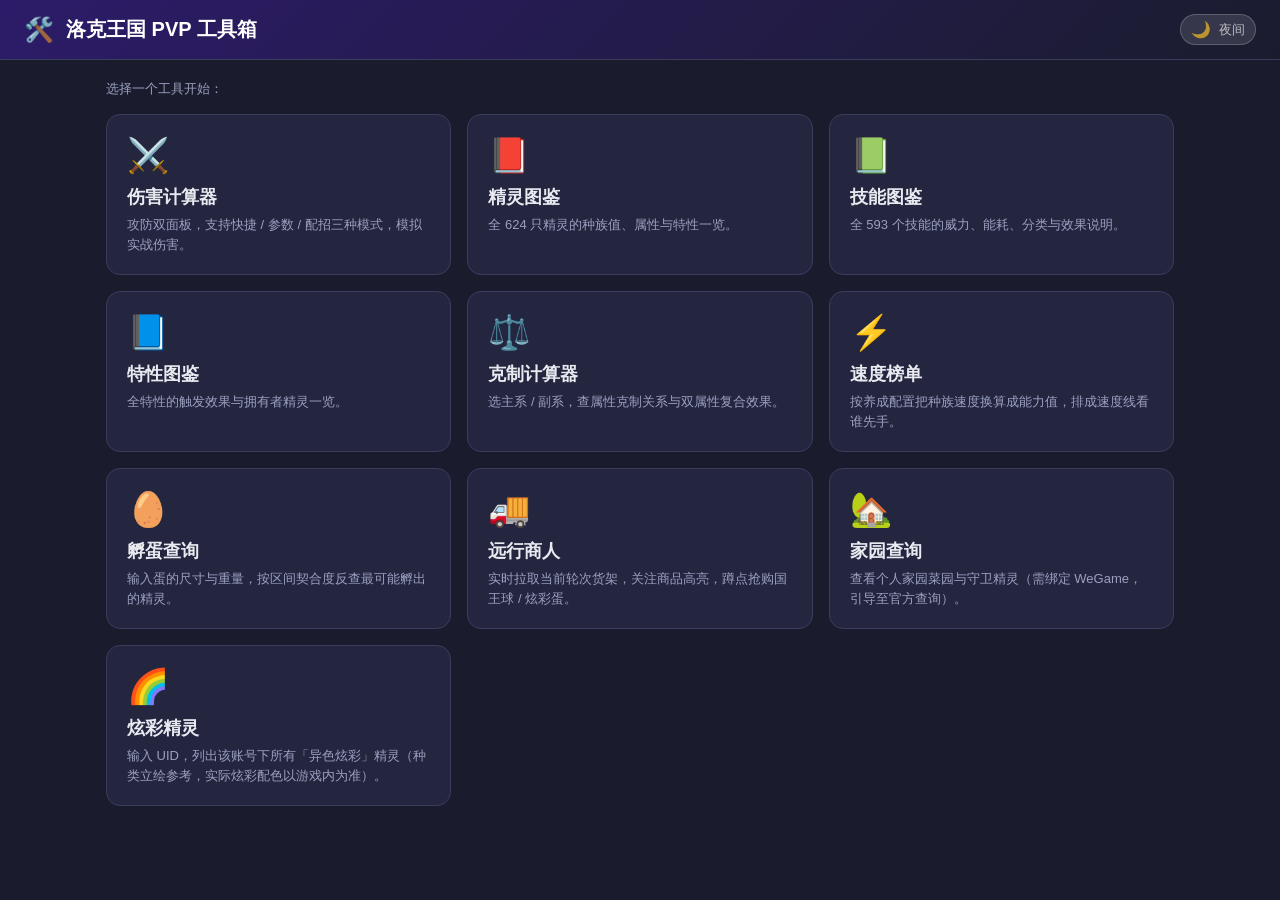
<file: index.html>
<!DOCTYPE html>
<html lang="zh-CN">
<head>
<meta charset="UTF-8">
<meta name="viewport" content="width=device-width, initial-scale=1">
<title>洛克王国 PVP 工具箱</title>
<link rel="stylesheet" href="css/head.css">
<style>
  .hub-grid { display:grid; grid-template-columns:repeat(3,1fr); gap:16px; margin-top:6px; }
  .hub-card { display:block; text-decoration:none; background:var(--card); border:1px solid var(--border); border-radius:14px; padding:20px; min-height:130px; transition:transform .15s,border-color .15s; }
  .hub-card:hover { transform:translateY(-3px); border-color:var(--accent); }
  .hub-ico { font-size:34px; }
  .hub-title { font-size:18px; font-weight:700; color:var(--text); margin-top:10px; }
  .hub-desc { font-size:13px; color:var(--text2); margin-top:6px; line-height:1.5; }
  .sub { color:var(--text2); font-size:13px; margin-bottom:16px; }
</style>
</head>
<body>
<header>
  <div style="font-size:24px">🛠️</div>
  <div style="display:flex;flex-direction:column;gap:2px">
    <h1>洛克王国 PVP 工具箱</h1>
  </div>
  <div class="header-actions">
    <div class="theme-toggle" onclick="toggleTheme()">
      <span class="tt-icon" id="theme-icon">🌙</span>
      <span id="theme-label">夜间</span>
    </div>
  </div>
</header>

<div class="main">
  <p class="sub">选择一个工具开始：</p>
  <div class="hub-grid">
    <a class="hub-card" href="calc.html">
      <div class="hub-ico">⚔️</div>
      <div class="hub-title">伤害计算器</div>
      <div class="hub-desc">攻防双面板，支持快捷 / 参数 / 配招三种模式，模拟实战伤害。</div>
    </a>
    <a class="hub-card" href="pokedex.html">
      <div class="hub-ico">📕</div>
      <div class="hub-title">精灵图鉴</div>
      <div class="hub-desc" id="pokeDesc">全精灵的种族值、属性与特性一览。</div>
    </a>
    <a class="hub-card" href="skilldex.html">
      <div class="hub-ico">📗</div>
      <div class="hub-title">技能图鉴</div>
      <div class="hub-desc" id="skillDesc">全技能的威力、能耗、分类与效果说明。</div>
    </a>
    <a class="hub-card" href="traits.html">
      <div class="hub-ico">📘</div>
      <div class="hub-title">特性图鉴</div>
      <div class="hub-desc">全特性的触发效果与拥有者精灵一览。</div>
    </a>
    <a class="hub-card" href="restraint.html">
      <div class="hub-ico">⚖️</div>
      <div class="hub-title">克制计算器</div>
      <div class="hub-desc">选主系 / 副系，查属性克制关系与双属性复合效果。</div>
    </a>
    <a class="hub-card" href="speed.html">
      <div class="hub-ico">⚡</div>
      <div class="hub-title">速度榜单</div>
      <div class="hub-desc">按养成配置把种族速度换算成能力值，排成速度线看谁先手。</div>
    </a>
    <a class="hub-card" href="eggs.html">
      <div class="hub-ico">🥚</div>
      <div class="hub-title">孵蛋查询</div>
      <div class="hub-desc">输入蛋的尺寸与重量，按区间契合度反查最可能孵出的精灵。</div>
    </a>
    <a class="hub-card" href="merchant.html">
      <div class="hub-ico">🚚</div>
      <div class="hub-title">远行商人</div>
      <div class="hub-desc">实时拉取当前轮次货架，关注商品高亮，蹲点抢购国王球 / 炫彩蛋。</div>
    </a>
    <a class="hub-card" href="home.html">
      <div class="hub-ico">🏡</div>
      <div class="hub-title">家园查询</div>
      <div class="hub-desc">查看个人家园菜园与守卫精灵（需绑定 WeGame，引导至官方查询）。</div>
    </a>
    <a class="hub-card" href="color.html">
      <div class="hub-ico">🌈</div>
      <div class="hub-title">炫彩精灵</div>
      <div class="hub-desc">输入 UID，列出该账号下所有「异色炫彩」精灵（种类立绘参考，实际炫彩配色以游戏内为准）。</div>
    </a>
  </div>

<script src="data/spirits.js"></script>
<script src="data/skills.js"></script>
<script>
  function toggleTheme() {
    const isLight = document.documentElement.getAttribute('data-theme') === 'light';
    if (isLight) {
      document.documentElement.removeAttribute('data-theme');
      localStorage.setItem('theme', 'dark');
      document.getElementById('theme-icon').textContent = '🌙';
      document.getElementById('theme-label').textContent = '夜间';
    } else {
      document.documentElement.setAttribute('data-theme', 'light');
      localStorage.setItem('theme', 'light');
      document.getElementById('theme-icon').textContent = '☀️';
      document.getElementById('theme-label').textContent = '日间';
    }
  }
  (function () {
    const t = localStorage.getItem('theme');
    if (t === 'light') {
      document.documentElement.setAttribute('data-theme', 'light');
      document.getElementById('theme-icon').textContent = '☀️';
      document.getElementById('theme-label').textContent = '日间';
    }
    if (typeof SPIRITS !== 'undefined') document.getElementById('pokeDesc').textContent = '全 ' + SPIRITS.length + ' 只精灵的种族值、属性与特性一览。';
    if (typeof SKILLS !== 'undefined') document.getElementById('skillDesc').textContent = '全 ' + SKILLS.length + ' 个技能的威力、能耗、分类与效果说明。';
  })();
</script>
</body>
</html>
</file>
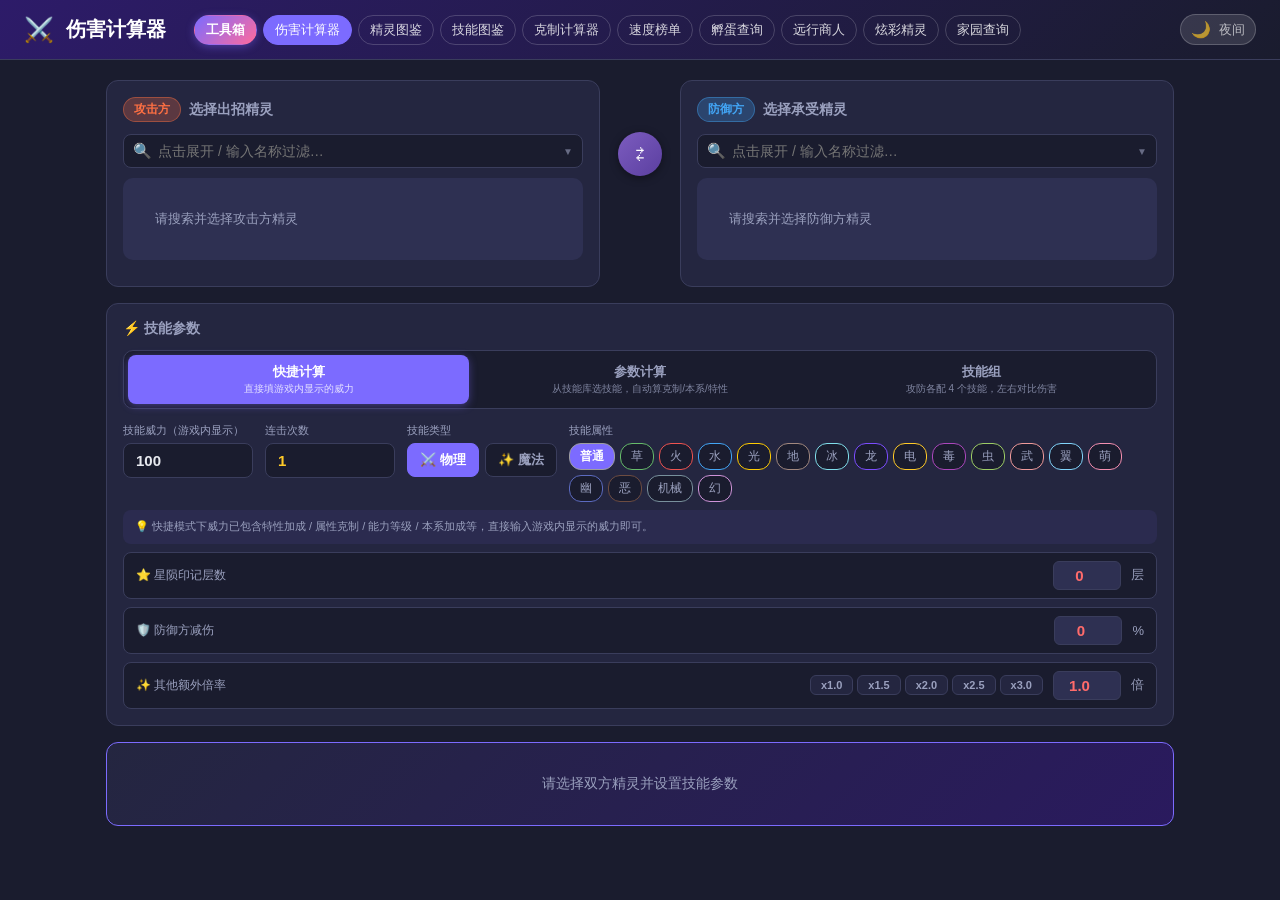
<file: calc.html>
<!DOCTYPE html>
<html lang="zh-CN">
<head>
  <meta charset="UTF-8">
  <meta name="viewport" content="width=device-width, initial-scale=1.0">
  <title>伤害计算器</title>
  <meta name="description" content="洛克王国 PVP 伤害计算器（精简版）：选精灵、调性格个体、配技能，即时算出伤害与击杀线。数据来自 BWiki 精灵图鉴。">
  <meta name="theme-color" content="#1a1c2e">
  <link rel="stylesheet" href="css/head.css">
</head>
<body>

<header>
  <div style="font-size:24px">⚔️</div>
  <div style="display:flex;flex-direction:column;gap:2px">
    <h1>伤害计算器</h1>
  </div>
  <nav class="dex-nav"><a href="index.html" class="home-link">工具箱</a><a href="calc.html" class="active">伤害计算器</a><a href="pokedex.html">精灵图鉴</a><a href="skilldex.html">技能图鉴</a><a href="restraint.html">克制计算器</a><a href="speed.html">速度榜单</a><a href="eggs.html">孵蛋查询</a><a href="merchant.html">远行商人</a><a href="color.html">炫彩精灵</a><a href="home.html">家园查询</a></nav>
  <div class="header-actions">
    <div class="theme-toggle" onclick="toggleTheme()">
      <span class="tt-icon" id="theme-icon">🌙</span>
      <span id="theme-label">夜间</span>
    </div>
  </div>
</header>

<div class="main">
  <div class="panels">
    <!-- 攻击方 -->
    <div class="panel" id="atk-panel">
      <div class="panel-header">
        <span class="panel-badge badge-atk">攻击方</span>
        <span class="panel-title">选择出招精灵</span>
      </div>
      <div class="search-wrap" id="atk-search-wrap">
        <span class="search-icon">🔍</span>
        <input class="search-input" id="atk-search" placeholder="点击展开 / 输入名称过滤…" autocomplete="off">
        <span class="search-arrow" id="atk-search-arrow">▼</span>
        <div class="dropdown" id="atk-dropdown"></div>
      </div>
      <div class="spirit-card" id="atk-card">
        <div class="no-spirit">请搜索并选择攻击方精灵</div>
      </div>
      <div class="nature-iv-row" id="atk-nature-row" style="display:none">
        <div class="niv-field" style="flex:1;min-width:100%">
          <div class="niv-label">性格</div>
          <select class="niv-select" id="atk-nature" onchange="recalcStats('atk');calc()">
            <option value="neutral">普通（无修正）</option>
            <optgroup label="+生命">
              <option value="沉默">沉默（+生命 -物攻）</option>
              <option value="平和">平和（+生命 -魔攻）</option>
              <option value="忧郁">忧郁（+生命 -物防）</option>
              <option value="粗心">粗心（+生命 -魔防）</option>
              <option value="踏实">踏实（+生命 -速度）</option>
            </optgroup>
            <optgroup label="+物攻">
              <option value="大胆">大胆（+物攻 -物防）</option>
              <option value="调皮">调皮（+物攻 -魔防）</option>
              <option value="勇敢">勇敢（+物攻 -速度）</option>
              <option value="逞强">逞强（+物攻 -生命）</option>
              <option value="固执">固执（+物攻 -魔攻）</option>
            </optgroup>
            <optgroup label="+魔攻">
              <option value="聪明">聪明（+魔攻 -物攻）</option>
              <option value="专注">专注（+魔攻 -物防）</option>
              <option value="偏执">偏执（+魔攻 -魔防）</option>
              <option value="冷静">冷静（+魔攻 -速度）</option>
              <option value="理性">理性（+魔攻 -生命）</option>
            </optgroup>
            <optgroup label="+速度">
              <option value="胆小">胆小（+速度 -物攻）</option>
              <option value="开朗">开朗（+速度 -魔攻）</option>
              <option value="急躁">急躁（+速度 -物防）</option>
              <option value="莽撞">莽撞（+速度 -魔防）</option>
              <option value="热情">热情（+速度 -生命）</option>
            </optgroup>
            <optgroup label="+物防">
              <option value="稳重">稳重（+物防 -物攻）</option>
              <option value="天真">天真（+物防 -魔攻）</option>
              <option value="悠闲">悠闲（+物防 -速度）</option>
              <option value="懒散">懒散（+物防 -魔防）</option>
              <option value="坦率">坦率（+物防 -生命）</option>
            </optgroup>
            <optgroup label="+魔防">
              <option value="警惕">警惕（+魔防 -物攻）</option>
              <option value="害羞">害羞（+魔防 -魔攻）</option>
              <option value="温顺">温顺（+魔防 -物防）</option>
              <option value="慎重">慎重（+魔防 -速度）</option>
              <option value="焦虑">焦虑（+魔防 -生命）</option>
            </optgroup>
          </select>
        </div>
      </div>
      <div class="stats-grid" id="atk-stats" style="display:none">
        <div class="stat-box active-atk" id="atk-stat-patk" onclick="setAtkStat('patk')" title="使用物攻出招">
          <div class="stat-left"><div class="stat-label">物攻</div><div class="stat-value atk-color" id="val-atk-patk">—</div><div class="stat-base" id="base-atk-patk"></div></div><div class="stat-iv-wrap"><div class="stat-iv-label">个体</div><button class="stat-iv-btn" id="atk-iv-patk" value="60" title="物攻个体值(0/60)，点击切换" onclick="event.stopPropagation();toggleIV('atk-iv-patk','atk')">60</button></div>
        </div>
        <div class="stat-box" id="atk-stat-matk" onclick="setAtkStat('matk')" title="使用魔攻出招">
          <div class="stat-left"><div class="stat-label">魔攻</div><div class="stat-value atk-color" id="val-atk-matk">—</div><div class="stat-base" id="base-atk-matk"></div></div><div class="stat-iv-wrap"><div class="stat-iv-label">个体</div><button class="stat-iv-btn" id="atk-iv-matk" value="60" title="魔攻个体值(0/60)，点击切换" onclick="event.stopPropagation();toggleIV('atk-iv-matk','atk')">60</button></div>
        </div>
        <div class="stat-box" style="cursor:default">
          <div class="stat-left"><div class="stat-label">速度</div><div class="stat-value" id="val-atk-spd">—</div><div class="stat-base" id="base-atk-spd"></div></div><div class="stat-iv-wrap"><div class="stat-iv-label">个体</div><button class="stat-iv-btn" id="atk-iv-spd" value="60" title="速度个体值(0/60)，点击切换" onclick="event.stopPropagation();toggleIV('atk-iv-spd','atk')">60</button></div>
        </div>
        <div class="stat-box" style="cursor:default">
          <div class="stat-left"><div class="stat-label">HP</div><div class="stat-value" id="val-atk-hp">—</div><div class="stat-base" id="base-atk-hp"></div></div><div class="stat-iv-wrap"><div class="stat-iv-label">个体</div><button class="stat-iv-btn" id="atk-iv-hp" value="0" title="HP个体值(0/60)，点击切换" onclick="event.stopPropagation();toggleIV('atk-iv-hp','atk')">0</button></div>
        </div>
        <div class="stat-box" style="cursor:default">
          <div class="stat-left"><div class="stat-label">物防</div><div class="stat-value" id="val-atk-pdef">—</div><div class="stat-base" id="base-atk-pdef"></div></div><div class="stat-iv-wrap"><div class="stat-iv-label">个体</div><button class="stat-iv-btn" id="atk-iv-pdef" value="0" title="物防个体值(0/60)，点击切换" onclick="event.stopPropagation();toggleIV('atk-iv-pdef','atk')">0</button></div>
        </div>
        <div class="stat-box" style="cursor:default">
          <div class="stat-left"><div class="stat-label">魔防</div><div class="stat-value" id="val-atk-mdef">—</div><div class="stat-base" id="base-atk-mdef"></div></div><div class="stat-iv-wrap"><div class="stat-iv-label">个体</div><button class="stat-iv-btn" id="atk-iv-mdef" value="0" title="魔防个体值(0/60)，点击切换" onclick="event.stopPropagation();toggleIV('atk-iv-mdef','atk')">0</button></div>
        </div>
      </div>
      <div class="level-row" id="atk-level-row" style="display:none">
        <span class="level-label">攻击能力等级</span>
        <button class="level-btn" onclick="changeLevel('atk','atk',-1)">−</button>
        <span class="level-val" id="atk-atklevel-val">0</span>
        <button class="level-btn" onclick="changeLevel('atk','atk',1)">+</button>
        <span class="level-multiplier" id="atk-atklevel-mult">×1.00</span>
      </div>
    </div>

    <!-- 交换 -->
    <div class="swap-col">
      <button class="swap-btn" onclick="swapSpirits()" title="交换攻防精灵">⇄</button>
    </div>

    <!-- 防御方 -->
    <div class="panel" id="def-panel">
      <div class="panel-header">
        <span class="panel-badge badge-def">防御方</span>
        <span class="panel-title">选择承受精灵</span>
      </div>
      <div class="search-wrap" id="def-search-wrap">
        <span class="search-icon">🔍</span>
        <input class="search-input" id="def-search" placeholder="点击展开 / 输入名称过滤…" autocomplete="off">
        <span class="search-arrow" id="def-search-arrow">▼</span>
        <div class="dropdown" id="def-dropdown"></div>
      </div>
      <div class="spirit-card" id="def-card">
        <div class="no-spirit">请搜索并选择防御方精灵</div>
      </div>
      <div class="nature-iv-row" id="def-nature-row" style="display:none">
        <div class="niv-field" style="flex:1;min-width:100%">
          <div class="niv-label">性格</div>
          <select class="niv-select" id="def-nature" onchange="recalcStats('def');calc()">
            <option value="neutral">普通（无修正）</option>
            <optgroup label="+生命">
              <option value="沉默">沉默（+生命 -物攻）</option>
              <option value="平和">平和（+生命 -魔攻）</option>
              <option value="忧郁">忧郁（+生命 -物防）</option>
              <option value="粗心">粗心（+生命 -魔防）</option>
              <option value="踏实">踏实（+生命 -速度）</option>
            </optgroup>
            <optgroup label="+物攻">
              <option value="大胆">大胆（+物攻 -物防）</option>
              <option value="调皮">调皮（+物攻 -魔防）</option>
              <option value="勇敢">勇敢（+物攻 -速度）</option>
              <option value="逞强">逞强（+物攻 -生命）</option>
              <option value="固执">固执（+物攻 -魔攻）</option>
            </optgroup>
            <optgroup label="+魔攻">
              <option value="聪明">聪明（+魔攻 -物攻）</option>
              <option value="专注">专注（+魔攻 -物防）</option>
              <option value="偏执">偏执（+魔攻 -魔防）</option>
              <option value="冷静">冷静（+魔攻 -速度）</option>
              <option value="理性">理性（+魔攻 -生命）</option>
            </optgroup>
            <optgroup label="+速度">
              <option value="胆小">胆小（+速度 -物攻）</option>
              <option value="开朗">开朗（+速度 -魔攻）</option>
              <option value="急躁">急躁（+速度 -物防）</option>
              <option value="莽撞">莽撞（+速度 -魔防）</option>
              <option value="热情">热情（+速度 -生命）</option>
            </optgroup>
            <optgroup label="+物防">
              <option value="稳重">稳重（+物防 -物攻）</option>
              <option value="天真">天真（+物防 -魔攻）</option>
              <option value="悠闲">悠闲（+物防 -速度）</option>
              <option value="懒散">懒散（+物防 -魔防）</option>
              <option value="坦率">坦率（+物防 -生命）</option>
            </optgroup>
            <optgroup label="+魔防">
              <option value="警惕">警惕（+魔防 -物攻）</option>
              <option value="害羞">害羞（+魔防 -魔攻）</option>
              <option value="温顺">温顺（+魔防 -物防）</option>
              <option value="慎重">慎重（+魔防 -速度）</option>
              <option value="焦虑">焦虑（+魔防 -生命）</option>
            </optgroup>
          </select>
        </div>
      </div>
      <div class="stats-grid" id="def-stats" style="display:none">
        <div class="stat-box active-def" id="def-stat-pdef" onclick="setDefStat('pdef')" title="使用物防承受">
          <div class="stat-left"><div class="stat-label">物防</div><div class="stat-value def-color" id="val-def-pdef">—</div><div class="stat-base" id="base-def-pdef"></div></div><div class="stat-iv-wrap"><div class="stat-iv-label">个体</div><button class="stat-iv-btn" id="def-iv-def" value="0" title="物防个体值(0/60)，点击切换" onclick="event.stopPropagation();toggleIV('def-iv-def','def')">0</button></div>
        </div>
        <div class="stat-box" id="def-stat-mdef" onclick="setDefStat('mdef')" title="使用魔防承受">
          <div class="stat-left"><div class="stat-label">魔防</div><div class="stat-value def-color" id="val-def-mdef">—</div><div class="stat-base" id="base-def-mdef"></div></div><div class="stat-iv-wrap"><div class="stat-iv-label">个体</div><button class="stat-iv-btn" id="def-iv-mdef" value="0" title="魔防个体值(0/60)，点击切换" onclick="event.stopPropagation();toggleIV('def-iv-mdef','def')">0</button></div>
        </div>
        <div class="stat-box" style="cursor:default">
          <div class="stat-left"><div class="stat-label">速度</div><div class="stat-value" id="val-def-spd">—</div><div class="stat-base" id="base-def-spd"></div></div><div class="stat-iv-wrap"><div class="stat-iv-label">个体</div><button class="stat-iv-btn" id="def-iv-spd" value="0" title="速度个体值(0/60)，点击切换" onclick="event.stopPropagation();toggleIV('def-iv-spd','def')">0</button></div>
        </div>
        <div class="stat-box" style="cursor:default">
          <div class="stat-left"><div class="stat-label">HP</div><div class="stat-value" id="val-def-hp">—</div><div class="stat-base" id="base-def-hp"></div></div><div class="stat-iv-wrap"><div class="stat-iv-label">个体</div><button class="stat-iv-btn" id="def-iv-hp" value="60" title="HP个体值(0/60)，点击切换" onclick="event.stopPropagation();toggleIV('def-iv-hp','def')">60</button></div>
        </div>
        <div class="stat-box" style="cursor:default">
          <div class="stat-left"><div class="stat-label">物攻</div><div class="stat-value" id="val-def-patk">—</div><div class="stat-base" id="base-def-patk"></div></div><div class="stat-iv-wrap"><div class="stat-iv-label">个体</div><button class="stat-iv-btn" id="def-iv-patk" value="0" title="物攻个体值(0/60)，点击切换" onclick="event.stopPropagation();toggleIV('def-iv-patk','def')">0</button></div>
        </div>
        <div class="stat-box" style="cursor:default">
          <div class="stat-left"><div class="stat-label">魔攻</div><div class="stat-value" id="val-def-matk">—</div><div class="stat-base" id="base-def-matk"></div></div><div class="stat-iv-wrap"><div class="stat-iv-label">个体</div><button class="stat-iv-btn" id="def-iv-matk" value="0" title="魔攻个体值(0/60)，点击切换" onclick="event.stopPropagation();toggleIV('def-iv-matk','def')">0</button></div>
        </div>
      </div>
      <div class="level-row" id="def-level-row" style="display:none">
        <span class="level-label">防御能力等级</span>
        <button class="level-btn" onclick="changeLevel('def','def',-1)">−</button>
        <span class="level-val" id="def-deflevel-val">0</span>
        <button class="level-btn" onclick="changeLevel('def','def',1)">+</button>
        <span class="level-multiplier" id="def-deflevel-mult">×1.00</span>
      </div>
    </div>
  </div>

  <!-- 技能参数 -->
  <div class="skill-panel">
    <h3>⚡ 技能参数</h3>
    <div class="mode-tabs">
      <button class="mode-tab active" id="tab-modea" onclick="switchMode('A')">
        快捷计算
        <span class="tab-sub">直接填游戏内显示的威力</span>
      </button>
      <button class="mode-tab" id="tab-modeb" onclick="switchMode('B')">
        参数计算
        <span class="tab-sub">从技能库选技能，自动算克制/本系/特性</span>
      </button>
      <button class="mode-tab" id="tab-modefull" onclick="switchMode('FULL')">
        技能组
        <span class="tab-sub">攻防各配 4 个技能，左右对比伤害</span>
      </button>
    </div>

    <!-- 模式 A -->
    <div class="mode-section active" id="section-modea">
      <div class="skill-row">
        <div class="skill-field" style="flex:0 0 130px">
          <div class="field-label">技能威力（游戏内显示）</div>
          <input class="field-input" id="power-input" type="number" min="1" max="9999" value="100" oninput="calc()">
        </div>
        <div class="skill-field" style="flex:0 0 110px">
          <div class="field-label">连击次数</div>
          <input class="field-input" id="hits-input" type="number" min="1" max="10" value="1" oninput="calc()" style="color:#ffca28">
        </div>
        <div class="skill-field" style="flex:0 0 150px">
          <div class="field-label">技能类型</div>
          <div class="atk-toggle">
            <button class="atk-toggle-btn active" id="btn-physical" onclick="setSkillType('physical')">⚔️ 物理</button>
            <button class="atk-toggle-btn" id="btn-magical" onclick="setSkillType('magical')">✨ 魔法</button>
          </div>
        </div>
        <div class="skill-field">
          <div class="field-label">技能属性</div>
          <div class="type-selector" id="skill-type-selector-a"></div>
        </div>
      </div>
      <div class="tip-box">💡 快捷模式下威力已包含特性加成 / 属性克制 / 能力等级 / 本系加成等，直接输入游戏内显示的威力即可。</div>
      <div class="reduce-row">
        <span class="reduce-label">⭐ 星陨印记层数</span>
        <input class="reduce-input" type="number" id="star-marks-a" min="0" max="100" value="0" oninput="calc()" placeholder="0">
        <span style="font-size:13px;color:var(--text2)">层</span>
      </div>
      <div class="reduce-row">
        <span class="reduce-label">🛡️ 防御方减伤</span>
        <input class="reduce-input" type="number" id="def-reduce" min="0" max="99" value="0" oninput="calc()" placeholder="0">
        <span style="font-size:13px;color:var(--text2)">%</span>
      </div>
      <div class="reduce-row">
        <span class="reduce-label">✨ 其他额外倍率</span>
        <div style="display:flex;gap:4px">
          <button class="quick-mult-btn" onclick="document.getElementById('extra-mult-a').value=1.0;calc()">x1.0</button>
          <button class="quick-mult-btn" onclick="document.getElementById('extra-mult-a').value=1.5;calc()">x1.5</button>
          <button class="quick-mult-btn" onclick="document.getElementById('extra-mult-a').value=2.0;calc()">x2.0</button>
          <button class="quick-mult-btn" onclick="document.getElementById('extra-mult-a').value=2.5;calc()">x2.5</button>
          <button class="quick-mult-btn" onclick="document.getElementById('extra-mult-a').value=3.0;calc()">x3.0</button>
        </div>
        <input class="reduce-input" type="number" id="extra-mult-a" min="0.1" max="10" step="0.05" value="1.0" oninput="calc()">
        <span style="font-size:13px;color:var(--text2)">倍</span>
      </div>
    </div>

    <!-- 模式 B -->
    <div class="mode-section" id="section-modeb">
      <div class="skill-row">
        <div class="skill-field">
          <div class="field-label">从技能库选择技能</div>
          <div class="skill-lib-wrap" id="skill-combo-wrap">
            <div style="position:relative">
              <input class="skill-lib-search" id="skill-combo-input" placeholder="点击展开 / 输入名称过滤…" autocomplete="off" oninput="onSkillComboInput()" onfocus="onSkillComboFocus()" readonly style="padding-right:28px;cursor:pointer">
              <span style="position:absolute;right:10px;top:50%;transform:translateY(-50%);font-size:10px;opacity:.5;pointer-events:none" id="skill-combo-arrow">▼</span>
            </div>
            <div class="skill-lib-dropdown" id="skill-combo-dropdown"></div>
          </div>
          <div id="skill-selected-info" style="font-size:12px;color:var(--text2);margin-top:5px">未选择技能</div>
        </div>
        <div class="skill-field" style="flex:0 0 150px">
          <div class="field-label">技能类型（自动同步）</div>
          <div class="atk-toggle">
            <button class="atk-toggle-btn active" id="btn-physical-b" onclick="setSkillType('physical')">⚔️ 物理</button>
            <button class="atk-toggle-btn" id="btn-magical-b" onclick="setSkillType('magical')">✨ 魔法</button>
          </div>
        </div>
        <div class="skill-field">
          <div class="field-label">技能属性（自动同步）</div>
          <div class="type-selector" id="skill-type-selector-b"></div>
        </div>
      </div>

      <div style="display:flex;flex-wrap:wrap;align-items:flex-start;gap:10px;margin-top:10px">
        <div class="mult-box" style="flex:0 0 150px">
          <div class="mult-box-label">基础威力（技能库）</div>
          <input class="mult-box-input" type="number" id="base-power-b" value="100" min="1" max="9999" oninput="calc()" style="color:var(--atk-color)">
        </div>
        <div class="mult-box" style="flex:0 0 110px">
          <div class="mult-box-label">连击次数</div>
          <input class="mult-box-input" type="number" id="hits-input-b" value="1" min="1" max="10" oninput="calc()" style="color:#ffca28">
        </div>
        <div class="mult-box" style="flex:0 0 110px">
          <div class="mult-box-label">其他额外倍率</div>
          <input class="mult-box-input" type="number" id="extra-mult-b" min="0.1" max="10" step="0.05" value="1.0" oninput="calc()">
        </div>
        <div id="power-tip-b" class="power-tip-box" style="flex:1;min-width:220px;display:none"></div>
      </div>

      <!-- 特性双面板 -->
      <div class="trait-panels-row">
        <div class="trait-panel trait-panel-atk">
          <div class="trait-panel-header">⚡ 攻方特性（自动判断）</div>
          <div class="trait-panel-body">
            <div class="trait-name-row atk-color" id="trait-atk-name-b">暂无特性</div>
            <div class="trait-desc-text" id="trait-atk-desc-b">选择攻击方精灵后自动显示</div>
            <div class="trait-mult-row">
              <span class="trait-mult-label">特性倍率</span>
              <input class="trait-mult-input atk" type="number" id="trait-mult-b" value="1.0" min="0" max="10" step="0.05" oninput="calc()">
              <button class="trait-reset-btn" onclick="document.getElementById('trait-mult-b').value=1.0;calc()">重置</button>
            </div>
            <div class="trait-cond-area" id="trait-atk-cond-b"></div>
          </div>
        </div>
        <div class="trait-panel trait-panel-def">
          <div class="trait-panel-header">🛡️ 防方特性（自动判断）</div>
          <div class="trait-panel-body">
            <div class="trait-name-row def-color" id="trait-def-name-b">暂无特性</div>
            <div class="trait-desc-text" id="trait-def-desc-b">选择防御方精灵后自动显示</div>
            <div class="trait-mult-row">
              <span class="trait-mult-label">特性倍率</span>
              <input class="trait-mult-input def" type="number" id="trait-def-mult-b" value="1.0" min="0" max="10" step="0.05" oninput="calc()">
              <button class="trait-reset-btn" onclick="document.getElementById('trait-def-mult-b').value=1.0;calc()">重置</button>
            </div>
            <div class="trait-cond-area" id="trait-def-cond-b"></div>
          </div>
        </div>
      </div>

      <!-- 自动同步倍率 -->
      <div class="mult-grid" style="grid-template-columns:repeat(4,1fr)">
        <div class="mult-box">
          <div class="mult-box-label">属性克制倍率（自动）</div>
          <input class="mult-box-input" type="number" id="type-eff-b" value="1.0" min="0" max="3" step="0.25" oninput="calc()" style="color:#ff6464">
        </div>
        <div class="mult-box">
          <div class="mult-box-label">本系加成 STAB（自动）</div>
          <input class="mult-box-input" type="number" id="stab-mult-b" value="1.0" min="0.1" max="5" step="0.05" oninput="calc()" style="color:#ffd700">
        </div>
        <div class="mult-box">
          <div class="mult-box-label">攻击能级倍率（自动）</div>
          <input class="mult-box-input" type="number" id="atk-level-mult-b" value="1.0" min="0.1" max="5" step="0.05" oninput="calc()" style="color:var(--accent)">
        </div>
        <div class="mult-box">
          <div class="mult-box-label">防御能级倍率（自动）</div>
          <input class="mult-box-input" type="number" id="def-level-mult-b" value="1.0" min="0.1" max="5" step="0.05" oninput="calc()" style="color:var(--def-color)">
        </div>
      </div>
      <div class="tip-box">💡 上面四项在选精灵 / 切属性 / 调能力等级时自动填入，也可手动改。双重克制上限 ×3，双重抵抗下限 ×0.25。</div>

      <div class="reduce-row">
        <span class="reduce-label">⭐ 星陨印记层数</span>
        <input class="reduce-input" type="number" id="star-marks-b" min="0" max="100" value="0" oninput="calc()" placeholder="0">
        <span style="font-size:13px;color:var(--text2)">层</span>
      </div>
      <div class="reduce-row">
        <span class="reduce-label">🛡️ 防御方减伤</span>
        <input class="reduce-input" type="number" id="def-reduce-b" min="0" max="99" value="0" oninput="calc()" placeholder="0">
        <span style="font-size:13px;color:var(--text2)">%</span>
      </div>
    </div>

    <!-- 模式 FULL：技能组 -->
    <div class="mode-section" id="section-modefull">
      <div class="full-skill-panel">
        <div class="full-skill-side">
          <div class="full-skill-side-title">⚔️ 攻击方技能 <span id="full-atk-name" style="color:var(--atk-color);font-weight:700">未选择精灵</span></div>
          <div id="full-atk-skills"></div>
        </div>
        <div class="full-skill-side">
          <div class="full-skill-side-title">🛡️ 防御方技能 <span id="full-def-name" style="color:var(--def-color);font-weight:700">未选择精灵</span></div>
          <div id="full-def-skills"></div>
        </div>
      </div>

      <!-- 特性双面板（技能组） -->
      <div class="trait-panels-row" style="margin-top:12px">
        <div class="trait-panel trait-panel-atk">
          <div class="trait-panel-header">⚡ 攻方特性（自动判断）</div>
          <div class="trait-panel-body">
            <div class="trait-name-row atk-color" id="trait-atk-name-full">暂无特性</div>
            <div class="trait-desc-text" id="trait-atk-desc-full">选择攻击方精灵后自动显示</div>
            <div class="trait-mult-row">
              <span class="trait-mult-label">特性倍率</span>
              <input class="trait-mult-input atk" type="number" id="trait-mult-full" value="1.0" min="0" max="10" step="0.05" oninput="calcFull()">
              <button class="trait-reset-btn" onclick="document.getElementById('trait-mult-full').value=1.0;calcFull()">重置</button>
            </div>
            <div class="trait-cond-area" id="trait-atk-cond-full"></div>
          </div>
        </div>
        <div class="trait-panel trait-panel-def">
          <div class="trait-panel-header">🛡️ 防方特性（自动判断）</div>
          <div class="trait-panel-body">
            <div class="trait-name-row def-color" id="trait-def-name-full">暂无特性</div>
            <div class="trait-desc-text" id="trait-def-desc-full">选择防御方精灵后自动显示</div>
            <div class="trait-mult-row">
              <span class="trait-mult-label">特性倍率</span>
              <input class="trait-mult-input def" type="number" id="trait-def-mult-full" value="1.0" min="0" max="10" step="0.05" oninput="calcFull()">
              <button class="trait-reset-btn" onclick="document.getElementById('trait-def-mult-full').value=1.0;calcFull()">重置</button>
            </div>
            <div class="trait-cond-area" id="trait-def-cond-full"></div>
          </div>
        </div>
      </div>
      <div style="display:flex;flex-wrap:wrap;gap:8px;margin-top:8px;align-items:flex-end">
        <div class="mult-box" style="min-width:110px;flex:0 0 auto">
          <div class="mult-box-label">其他额外倍率</div>
          <input class="mult-box-input" type="number" id="extra-mult-full" value="1.0" min="0.1" max="10" step="0.05" oninput="calcFull()">
        </div>
        <div class="mult-box" style="min-width:110px;flex:0 0 auto">
          <div class="mult-box-label">⭐ 星陨印记层数</div>
          <input class="mult-box-input" type="number" id="star-marks-full" min="0" max="100" value="0" oninput="calcFull()" placeholder="0">
        </div>
        <div class="mult-box" style="min-width:110px;flex:0 0 auto">
          <div class="mult-box-label">🛡️ 防御方减伤 %</div>
          <input class="mult-box-input" type="number" id="def-reduce-full" min="0" max="99" value="0" oninput="calcFull()" placeholder="0">
        </div>
        <div class="trait-hint-box" style="flex:1;min-width:160px">
          <b>💡</b> 攻防双方的 4 个技能都会按各自属性/本系/克制/特性独立计算。<br>
          点击任一技能行看详细拆解；防御方技能会用于「偏振」类特性的自动判定。
        </div>
      </div>
      <div class="result-panel" id="full-result-panel" style="margin-top:16px">
        <div style="color:var(--text2);font-size:14px;text-align:center;padding:12px">请选择双方精灵并配置技能</div>
      </div>
    </div>
  </div>

  <!-- 结果 -->
  <div class="result-panel" id="result-panel">
    <div style="color:var(--text2);font-size:14px;text-align:center;padding:12px">请选择双方精灵并设置技能参数</div>
  </div>
</div>

<!-- 游戏数据 -->
<script src="data/spirits.js"></script>
<script src="data/skills.js"></script>
<script src="data/type.js"></script>
<script src="data/pinyin.js"></script>
  <script src="data/spirit_skills.js"></script>

<script>
function toPinyin(str){
  return Array.from(str).map(function(c){return PINYIN_MAP[c]||c;}).join("");
}
function toInitials(str){
  return Array.from(str).map(function(c){return PINYIN_MAP[c]?PINYIN_MAP[c][0]:c;}).join("");
}
function matchQuery(name, q){
  if(!q) return false;
  var ql = q.toLowerCase();
  if(name.indexOf(q)!==-1) return true;
  var py = toPinyin(name).toLowerCase();
  if(py.indexOf(ql)!==-1) return true;
  var ini = toInitials(name).toLowerCase();
  if(ini.indexOf(ql)!==-1) return true;
  return false;
}

// 愿力冲击（全属性，每属性一条，k="双攻"表示取较高攻）
['普通','草','火','水','光','地','冰','龙','电','毒','虫','武','翼','萌','幽','恶','机械','幻'].forEach(t => SKILLS.push({"n":"愿力冲击("+t+")","a":t,"p":80,"k":"双攻","c":3}));

const SORTED_SPIRITS = SPIRITS;

// ============================================================
// STATE
// ============================================================
let state = {
  atk: null, def: null,
  atkStat: 'patk', defStat: 'pdef',
  atkAtkLevel: 0, atkDefLevel: 0,
  defAtkLevel: 0, defDefLevel: 0,
  skillType: 'physical',
  skillAttr: '普通',
  mode: 'A',
  selectedSkillName: '',
};

// 技能组：每侧 4 个技能槽，元素形如 { skill, hits, power } 或 null
const fullState = {
  atk: [null, null, null, null],
  def: [null, null, null, null],
  atkSel: -1,
  defSel: -1,
};

const f1 = v => String(Math.floor(v));
const f2 = v => v.toFixed(2);
const f3 = v => v.toFixed(3);

// ============================================================
// STAT CALCULATION  (species value → real stat)
// HP:    (sv*1.7 + iv*0.85 + 70) * nature + 100
// Other: (sv*1.1 + iv*0.55 + 10) * nature + 50
// ============================================================
function calcRealStat(sv, iv, nature, isHp) {
  iv = Math.max(0, Math.min(100, iv));
  // 种族值=105、无个体(iv=0)、无性格加成(nature=1.0) 时，中间值向下取整
  const baseRounder = (sv === 105 && iv === 0 && nature === 1.0) ? Math.floor : Math.round;
  if (isHp) return Math.round((sv * 1.7 + iv * 0.85 + 70) * nature + 100);
  const base = baseRounder(sv * 1.1 + iv * 0.55 + 10);
  return Math.round(base * nature + 50);
}

function readIV(id) {
  const raw = document.getElementById(id).value;
  if (raw === '' || raw === null) return 50; // 空时默认50
  return Math.max(0, Math.min(100, parseInt(raw, 10) || 0));
}

function setIv(id, v) {
  const el = document.getElementById(id);
  if (!el) return;
  v = Math.max(0, Math.min(100, parseInt(v, 10) || 0));
  el.value = v;
  el.textContent = v;
}

// 点击个体值按钮：当前为 0 则切到 60，否则（含 60）切回 0
function toggleIV(id, side) {
  const el = document.getElementById(id);
  if (!el) return;
  const cur = parseInt(el.value, 10) || 0;
  setIv(id, cur === 0 ? 60 : 0);
  recalcStats(side);
  calc();
}

// ============================================================
// 攻方特性倍率计算
// ============================================================
function calcAtkTraitMult(atk, def, skill, opts) {
  opts = opts || {};
  const atkTr = atk ? atk.tr : null;
  if (!skill || skill.k === '状态') return { mult:1, desc:'状态技能无伤害', needsInput:[] };
  const skAttr = skill.a || '';
  const skCost = skill.c || 0;
  const atkA1 = atk ? (atk.a1 || '') : '';
  const atkA2 = atk ? (atk.a2 || '') : '';
  const defA1 = def ? (def.a1 || '') : '';
  const defA2 = def ? (def.a2 || '') : '';

  let mult = 1.0;
  const desc = [];

  if (atkTr) {
    switch(atkTr) {
      case '挺起胸脖': case '“国王”的威严':
        if (skCost === 1) { mult *= 1.5; desc.push('能耗1→威力×1.5'); } break;
      case '勇敢':
        if (skCost > 3) { mult *= 1.4; desc.push('能耗>3→威力×1.4'); } break;
      case '顺风':
        if (opts.faster) { mult *= 1.5; desc.push('先手→威力×1.5'); } break;
      case '破空':
        if (opts.faster) { mult *= 1.75; desc.push('先手→威力×1.75'); } break;
      case '目空': case '夺目':
        if (skAttr && skAttr !== '光') { mult *= 1.25; desc.push('非光系→威力×1.25'); } break;
      case '涂鸦':
        if (skAttr && skAttr !== atkA1 && skAttr !== atkA2) { mult *= 1.5; desc.push('非本系→威力×1.5'); } break;
      case '不移':
        if (opts.noEffect !== false) { mult *= 1.3; desc.push('无额外效果→威力×1.3'); } break;
      case '圣火骑士':
        if (opts.activated) { mult *= 2.0; desc.push('应对成功后→威力×2.0'); } break;
      case '专注力':
        if (opts.activated) { mult *= 2.0; desc.push('入场首回合→物攻×2.0'); } break;
      case '全神贯注': {
        if (opts.activated) {
          const n = Math.max(0,Math.min(5,opts.stackCount||0));
          const r = 1.0+(5-n)*0.2; mult *= r;
          desc.push('全神贯注(已行动'+n+'次)→物攻×'+r.toFixed(2));
        } break;
      }
      case '助燃':
        if (opts.activated) { mult *= 1.2; desc.push('助燃激活→双攻×1.2'); } break;
      case '爆燃':
        if (opts.activated) { mult *= 1.3; desc.push('爆燃激活→双攻×1.3'); } break;
      case '观星':
        if (skAttr==='地'&&(opts.stackCount||0)>0){const m=1+0.15*opts.stackCount;mult*=m;desc.push('观星'+opts.stackCount+'层→威力×'+m.toFixed(2));} break;
      case '坠星':
        if((opts.stackCount||0)>0){const m=1+0.15*opts.stackCount;mult*=m;desc.push('坠星'+opts.stackCount+'层→威力×'+m.toFixed(2));} break;
      case '蓄电池':
        if((opts.stackCount||0)>0){const m=1+0.2*opts.stackCount;mult*=m;desc.push('蓄电池入场'+opts.stackCount+'次→双攻×'+m.toFixed(2));} break;
      case '超级电池':
        if((opts.stackCount||0)>0){const m=1+0.3*opts.stackCount;mult*=m;desc.push('超级电池'+opts.stackCount+'次→双攻×'+m.toFixed(2));} break;
      case '冰钻':
        if((opts.enemyTotalCost||0)>0){const m=1+0.1*opts.enemyTotalCost;mult*=m;desc.push('冰钻(敌总能耗'+opts.enemyTotalCost+')→威力×'+m.toFixed(2));} break;
      case '月光审判':
        if(def&&def.st&&def.st.includes('首领')){mult*=2.0;desc.push('敌方首领血脉→威力×2.0');} break;
      case '绒粉星光': {
        const st=(defA1===atkA1||defA1===atkA2||defA2===atkA1||defA2===atkA2);
        if(def&&!st){mult*=2.0;desc.push('敌非本系血脉→威力×2.0');} break;
      }
      case '天通地明':
        if(opts.enemyIsPolluted){mult*=2.0;desc.push('敌污染血脉→威力×2.0');} break;
      case '变形活画': case '画间沉鐵兽':
        if((opts.enemyBuff||0)>0){const m=1+0.1*opts.enemyBuff;mult*=m;desc.push('敌'+opts.enemyBuff+'层增益→威力×'+m.toFixed(2));} break;
      case '悔悯':
        if((opts.stackCount||0)>0){const m=1+0.3*opts.stackCount;mult*=m;desc.push(opts.stackCount+'只力竭→双攻×'+m.toFixed(2));} break;
      case '悝亡':
        if((opts.stackCount||0)>0){const m=1+0.3*opts.stackCount;mult*=m;desc.push(opts.stackCount+'只力竭→双攻×'+m.toFixed(2));} break;
      case '壮胆':
        if(opts.activated){mult*=1.5;desc.push('队伍有虫系→双攻×1.5');} break;
      case '虫群鼓舞':
        if((opts.stackCount||0)>0){const m=1+0.1*opts.stackCount;mult*=m;desc.push(opts.stackCount+'只虫系→攻防速×'+m.toFixed(2));} break;
      case '虫群突袭':
        if((opts.stackCount||0)>0){const m=1+0.15*opts.stackCount;mult*=m;desc.push(opts.stackCount+'只虫系→攻防速×'+m.toFixed(2));} break;
      case '得寸进尺':
        if(opts.rainy){mult*=2.0;desc.push('雨天→双攻×2.0');} break;
      case '最好的伙伴':
        if(opts.activated){mult*=1.2;desc.push('克制触发后→攻防速×1.2');} break;
      case '指挥家':
        if((opts.stackCount||0)>0){const m=1+0.2*opts.stackCount;mult*=m;desc.push('应对'+opts.stackCount+'次→双攻×'+m.toFixed(2));} break;
      case '身经百练':
        if((opts.stackCount||0)>0&&(skAttr==='水'||skAttr==='武')){const m=1+0.2*opts.stackCount;mult*=m;desc.push('应对'+opts.stackCount+'次→水/武威力×'+m.toFixed(2));} break;
      case '恶魔的晚宴':
        if((opts.stackCount||0)>0){const m=1+0.5*opts.stackCount;mult*=m;desc.push('击败'+opts.stackCount+'只→双攻×'+m.toFixed(2));} break;
      case '鼓气':
        if(skCost===3&&opts.activated){mult*=1.2;desc.push('能耗3→攻防×1.2');} break;
      case '三鼓作气':
        if(skCost===3&&(opts.stackCount||0)>0){const m=1+0.2*opts.stackCount;mult*=m;desc.push('三鼓'+opts.stackCount+'次→攻防×'+m.toFixed(2));} break;
      case '水翅飞升':
        if(skCost===0){mult*=1.3;desc.push('能耗0→威力×1.3');} break;
    }
  }

  return {
    mult,
    desc: desc.length>0 ? desc.join('；') : (atkTr ? '特性对此技能无直接伤害加成' : '无特性'),
    needsInput: getTraitNeedsInput(atkTr, null, skill),
  };
}

// ============================================================
// 防方特性倍率计算
// ============================================================
function calcDefTraitMult(atk, def, skill, opts) {
  opts = opts || {};
  const defTr = def ? def.tr : null;
  if (!skill || skill.k === '状态') return { mult:1, desc:'状态技能无伤害', needsInput:[] };
  const skAttr = skill.a || '';
  const atkA1 = atk ? (atk.a1 || '') : '';
  const atkA2 = atk ? (atk.a2 || '') : '';

  let mult = 1.0;
  const desc = [];

  if (defTr) {
    // 偏振：防御方携带了与攻击技能同属性的技能时，受该属性攻击伤害-40%（×0.6）
    if (defTr === '偏振') {
      const autoCarry = checkDefCarriesAttr(def, skAttr);
      const defCarries = autoCarry !== null ? autoCarry : (opts.defCarriesSameAttr !== undefined ? opts.defCarriesSameAttr : false);
      if (defCarries) {
        mult *= 0.6;
        desc.push('防御方携带'+skAttr+'系技能，受该系攻击-40%→×0.6');
      }
    }
    // 完全偏振：同上条件，伤害×0.5
    if (defTr === '完全偏振') {
      const autoCarry = checkDefCarriesAttr(def, skAttr);
      const defCarries = autoCarry !== null ? autoCarry : (opts.defCarriesSameAttr !== undefined ? opts.defCarriesSameAttr : false);
      if (defCarries) {
        mult *= 0.5;
        desc.push('防御方携带'+skAttr+'系技能，受该系攻击-50%→×0.5');
      }
    }
    // 绝对秩序：攻击技能属性不在攻击方精灵自身属性(a1/a2)内时触发，伤害-50%
    if (defTr === '绝对秩序') {
      const isAtkNativeType = skAttr === atkA1 || (atkA2 && skAttr === atkA2);
      if (!isAtkNativeType) {
        mult *= 0.5;
        desc.push('攻击方使用非本系技能，伤害-50%→×0.5');
      }
    }
  }

  return {
    mult,
    desc: desc.length>0 ? desc.join('；') : (defTr ? '特性对此技能无直接减伤' : '无特性'),
    needsInput: getDefTraitNeedsInput(defTr, skill),
  };
}

function getDefTraitNeedsInput(defTr, skill) {
  const fields = [];
  const skAttr = skill ? skill.a : '';
  if (defTr === '偏振' || defTr === '完全偏振') {
    fields.push({ id:'defCarriesSameAttr', label:'防御方携带了'+skAttr+'系技能', type:'checkbox', key:'defCarriesSameAttr', def:true, onlyIfNoAuto:true });
  }
  return fields;
}

// 防御方是否携带了指定属性的技能：优先从技能组槽位自动判断，
// 槽位为空（无法判断）时返回 null，交由用户复选框决定
function checkDefCarriesAttr(defSpirit, attr) {
  if (!defSpirit || !attr) return null;
  const side = defSpirit === state.def ? 'def' : 'atk';
  const slots = fullState[side];
  if (slots) {
    for (const slot of slots) {
      if (slot && slot.skill && slot.skill.a === attr) return true;
    }
    const hasAny = slots.some(s => s && s.skill);
    if (hasAny) return false;
  }
  return null;
}

// 计算防御方技能槽总能耗（冰钻特性自动计算用）
function calcDefTotalCost(defSpirit) {
  if (!defSpirit) return 0;
  const side = defSpirit === state.def ? 'def' : 'atk';
  const slots = fullState[side];
  if (!slots) return 0;
  let total = 0;
  slots.forEach(slot => { if (slot && slot.skill && slot.skill.c !== undefined) total += (slot.skill.c || 0); });
  return total;
}

function getTraitNeedsInput(atkTr, defTr, skill) {
  const fields = [];
  const skAttr = skill ? skill.a : '';
  if (atkTr === '顺风' || atkTr === '破空')
    fields.push({ id:'trait-opt-faster', label:'先手攻击（攻方速度更高）', type:'checkbox', key:'faster', def:false });
  if (atkTr === '圣火骑士' || atkTr === '最好的伙伴')
    fields.push({ id:'trait-opt-activated', label:'条件已触发', type:'checkbox', key:'activated', def:false });
  if (atkTr === '专注力' || atkTr === '全神贯注')
    fields.push({ id:'trait-opt-activated', label:'特性激活（首回合）', type:'checkbox', key:'activated', def:true });
  if (atkTr === '全神贯注')
    fields.push({ id:'trait-opt-stacks', label:'已行动次数(0-5)', type:'number', key:'stackCount', def:0, min:0, max:5 });
  if (atkTr === '助燃' || atkTr === '爆燃')
    fields.push({ id:'trait-opt-activated', label:'已使用过火系技能', type:'checkbox', key:'activated', def:false });
  if (atkTr === '观星' || atkTr === '坠星')
    fields.push({ id:'trait-opt-stacks', label:'敌方星陨印记层数(0-20)', type:'number', key:'stackCount', def:0, min:0, max:20 });
  if (atkTr === '冰钻')
    fields.push({ id:'trait-opt-stacks', label:'敌方携带技能总能耗', type:'number', key:'enemyTotalCost', def:0, min:0, max:20 });
  if (atkTr === '变形活画' || atkTr === '画间沉鐵兽')
    fields.push({ id:'trait-opt-stacks', label:'敌方当前增益层数', type:'number', key:'enemyBuff', def:0, min:0, max:20 });
  if (atkTr === '蓄电池' || atkTr === '超级电池')
    fields.push({ id:'trait-opt-stacks', label:'已入场次数(0-5)', type:'number', key:'stackCount', def:0, min:0, max:5 });
  if (atkTr === '悔悯' || atkTr === '悝亡')
    fields.push({ id:'trait-opt-stacks', label:'力竭精灵数量(0-5)', type:'number', key:'stackCount', def:0, min:0, max:5 });
  if (atkTr === '壮胆')
    fields.push({ id:'trait-opt-activated', label:'队伍存在虫系精灵', type:'checkbox', key:'activated', def:true });
  if (atkTr === '虫群鼓舞' || atkTr === '虫群突袭')
    fields.push({ id:'trait-opt-stacks', label:'队伍中其他虫系精灵数(0-5)', type:'number', key:'stackCount', def:0, min:0, max:5 });
  if (atkTr === '得寸进尺')
    fields.push({ id:'trait-opt-activated', label:'天气为雨天', type:'checkbox', key:'rainy', def:false });
  if (atkTr === '指挥家' || atkTr === '三鼓作气')
    fields.push({ id:'trait-opt-stacks', label:'已累积触发次数', type:'number', key:'stackCount', def:0, min:0, max:10 });
  if (atkTr === '身经百练' && (skAttr === '水' || skAttr === '武'))
    fields.push({ id:'trait-opt-stacks', label:'己方应对成功次数', type:'number', key:'stackCount', def:0, min:0, max:10 });
  if (atkTr === '恶魔的晚宴')
    fields.push({ id:'trait-opt-stacks', label:'本场已击败敌方精灵数(0-5)', type:'number', key:'stackCount', def:0, min:0, max:5 });
  if (atkTr === '天通地明')
    fields.push({ id:'trait-opt-activated', label:'敌方是污染血脉', type:'checkbox', key:'enemyIsPolluted', def:false });
  return fields;
}

function readTraitOptsByMode(mode, side) {
  const opts = {};
  const prefixNew = side ? `trait-opt-${mode}-${side}-` : null;
  const prefixOld = `trait-opt-${mode}-`;
  const prefixAtk = !side ? `trait-opt-${mode}-atk-` : null;
  const prefixDef = !side ? `trait-opt-${mode}-def-` : null;
  function readEl(k) {
    return (prefixNew && document.getElementById(prefixNew + k))
        || (prefixAtk && document.getElementById(prefixAtk + k))
        || (prefixDef && document.getElementById(prefixDef + k))
        || document.getElementById(prefixOld + k);
  }
  ['faster','activated','rainy','enemyIsPolluted','defCarriesSameAttr'].forEach(k => {
    const el = readEl(k);
    if (el && el.type === 'checkbox') opts[k] = el.checked;
  });
  ['stackCount','enemyTotalCost','enemyBuff'].forEach(k => {
    const el = readEl(k);
    if (el) opts[k] = parseInt(el.value) || 0;
  });
  return opts;
}

// ============================================================
// 性格表
// ============================================================
const NATURE_TABLE = {
  neutral: {patk:1.0, matk:1.0, pdef:1.0, mdef:1.0, spd:1.0, hp:1.0},
  // +生命
  '沉默':   {patk:0.9, matk:1.0, pdef:1.0, mdef:1.0, spd:1.0, hp:1.2},
  '平和':   {patk:1.0, matk:0.9, pdef:1.0, mdef:1.0, spd:1.0, hp:1.2},
  '忧郁':   {patk:1.0, matk:1.0, pdef:0.9, mdef:1.0, spd:1.0, hp:1.2},
  '粗心':   {patk:1.0, matk:1.0, pdef:1.0, mdef:0.9, spd:1.0, hp:1.2},
  '踏实':   {patk:1.0, matk:1.0, pdef:1.0, mdef:1.0, spd:0.9, hp:1.2},
  // +物攻
  '大胆':   {patk:1.2, matk:1.0, pdef:0.9, mdef:1.0, spd:1.0, hp:1.0},
  '调皮':   {patk:1.2, matk:1.0, pdef:1.0, mdef:0.9, spd:1.0, hp:1.0},
  '勇敢':   {patk:1.2, matk:1.0, pdef:1.0, mdef:1.0, spd:0.9, hp:1.0},
  '逞强':   {patk:1.2, matk:1.0, pdef:1.0, mdef:1.0, spd:1.0, hp:0.9},
  '固执':   {patk:1.2, matk:0.9, pdef:1.0, mdef:1.0, spd:1.0, hp:1.0},
  // +魔攻
  '聪明':   {patk:0.9, matk:1.2, pdef:1.0, mdef:1.0, spd:1.0, hp:1.0},
  '专注':   {patk:1.0, matk:1.2, pdef:0.9, mdef:1.0, spd:1.0, hp:1.0},
  '偏执':   {patk:1.0, matk:1.2, pdef:1.0, mdef:0.9, spd:1.0, hp:1.0},
  '冷静':   {patk:1.0, matk:1.2, pdef:1.0, mdef:1.0, spd:0.9, hp:1.0},
  '理性':   {patk:1.0, matk:1.2, pdef:1.0, mdef:1.0, spd:1.0, hp:0.9},
  // +速度
  '胆小':   {patk:0.9, matk:1.0, pdef:1.0, mdef:1.0, spd:1.2, hp:1.0},
  '开朗':   {patk:1.0, matk:0.9, pdef:1.0, mdef:1.0, spd:1.2, hp:1.0},
  '急躁':   {patk:1.0, matk:1.0, pdef:0.9, mdef:1.0, spd:1.2, hp:1.0},
  '莽撞':   {patk:1.0, matk:1.0, pdef:1.0, mdef:0.9, spd:1.2, hp:1.0},
  '热情':   {patk:1.0, matk:1.0, pdef:1.0, mdef:1.0, spd:1.2, hp:0.9},
  // +物防
  '稳重':   {patk:0.9, matk:1.0, pdef:1.2, mdef:1.0, spd:1.0, hp:1.0},
  '天真':   {patk:1.0, matk:0.9, pdef:1.2, mdef:1.0, spd:1.0, hp:1.0},
  '悠闲':   {patk:1.0, matk:1.0, pdef:1.2, mdef:1.0, spd:0.9, hp:1.0},
  '懒散':   {patk:1.0, matk:1.0, pdef:1.2, mdef:0.9, spd:1.0, hp:1.0},
  '坦率':   {patk:1.0, matk:1.0, pdef:1.2, mdef:1.0, spd:1.0, hp:0.9},
  // +魔防
  '警惕':   {patk:0.9, matk:1.0, pdef:1.0, mdef:1.2, spd:1.0, hp:1.0},
  '害羞':   {patk:1.0, matk:0.9, pdef:1.0, mdef:1.2, spd:1.0, hp:1.0},
  '温顺':   {patk:1.0, matk:1.0, pdef:0.9, mdef:1.2, spd:1.0, hp:1.0},
  '慎重':   {patk:1.0, matk:1.0, pdef:1.0, mdef:1.2, spd:0.9, hp:1.0},
  '焦虑':   {patk:1.0, matk:1.0, pdef:1.0, mdef:1.2, spd:1.0, hp:0.9},
};

function getNature(side) {
  const key = document.getElementById(side + '-nature').value;
  return NATURE_TABLE[key] || NATURE_TABLE.neutral;
}

function recalcStats(side) {
  const spirit = side === 'atk' ? state.atk : state.def;
  if (!spirit) return;

  const nat = getNature(side);

  let ivPatk, ivMatk, ivSpd, ivHp, ivDef, ivMdef;
  if (side === 'atk') {
    ivPatk = readIV('atk-iv-patk');
    ivMatk = readIV('atk-iv-matk');
    ivSpd  = readIV('atk-iv-spd');
    ivHp   = readIV('atk-iv-hp');
    ivDef  = readIV('atk-iv-pdef');
    ivMdef = readIV('atk-iv-mdef');
  } else {
    ivPatk = readIV('def-iv-patk');
    ivMatk = readIV('def-iv-matk');
    ivSpd  = readIV('def-iv-spd');
    ivHp   = readIV('def-iv-hp');
    ivDef  = readIV('def-iv-def');
    ivMdef = readIV('def-iv-mdef');
  }

  spirit.real_hp   = calcRealStat(spirit.hp, ivHp,   nat.hp,   true);
  spirit.real_patk = calcRealStat(spirit.pa, ivPatk,  nat.patk, false);
  spirit.real_matk = calcRealStat(spirit.ma, ivMatk,  nat.matk, false);
  spirit.real_pdef = calcRealStat(spirit.pd, ivDef,   nat.pdef, false);
  spirit.real_mdef = calcRealStat(spirit.md, ivMdef,  nat.mdef, false);
  spirit.real_spd  = calcRealStat(spirit.sp, ivSpd,   nat.spd,  false);

  const map   = {hp: spirit.real_hp, patk: spirit.real_patk, matk: spirit.real_matk,
                 pdef: spirit.real_pdef, mdef: spirit.real_mdef, spd: spirit.real_spd};
  const bases = {hp: spirit.hp, patk: spirit.pa, matk: spirit.ma,
                 pdef: spirit.pd, mdef: spirit.md, spd: spirit.sp};
  for (const [k, v] of Object.entries(map)) {
    const el  = document.getElementById('val-'  + side + '-' + k);
    if (el)  el.textContent = v;
    const bel = document.getElementById('base-' + side + '-' + k);
    if (bel) bel.textContent = '种:' + bases[k];
  }
  spirit.patk = spirit.real_patk;
  spirit.matk = spirit.real_matk;
  spirit.pdef = spirit.real_pdef;
  spirit.mdef = spirit.real_mdef;
  // 速度变化时同步刷新浮动威力提示
  updatePowerTip();
}

// ============================================================
// HELPERS
// ============================================================
function levelMult(lv) {
  return lv >= 0 ? 1 + lv * 0.1 : 1 / (1 + Math.abs(lv) * 0.1);
}

function getTypeEff(atkType, d1, d2) {
  const ac = TYPE_CHART[atkType];
  if (!ac) return 1;

  // Wiki 字段语义（来自 wiki.biligame.com/rocom/克制计算器）：
  //   攻击方字段：
  //     strong  = 造成伤害增加 → 攻击这些防御属性时 ×2
  //     resist  = 造成伤害降低 → 攻击这些防御属性时 ×0.5
  //   防御方字段：
  //     weak       = 受到伤害增加 → 被这些攻击属性打时 ×2
  //     vulnerable = 受到伤害降低 → 被这些攻击属性打时 ×0.5
  function singleEff(dt) {
    if (!dt) return 1;
    const dc = TYPE_CHART[dt];
    if (ac.strong?.includes(dt)) return 2;
    if (ac.resist?.includes(dt)) return 0.5;
    if (dc?.weak?.includes(atkType)) return 2;
    if (dc?.vulnerable?.includes(atkType)) return 0.5;
    return 1;
  }

  const r1 = singleEff(d1);
  if (r1 === 0) return 0;
  const r2 = d2 ? singleEff(d2) : 1;
  if (r2 === 0) return 0;

  const raw = r1 * r2;
  if (raw >= 4) return 3;           // 双重克制上限 ×3
  if (raw > 0 && raw <= 0.25) return 0.25; // 双重抵抗下限 ×0.25
  return raw;
}

function hasStab(spirit, attr) {
  return spirit && (spirit.a1 === attr || (spirit.a2 && spirit.a2 === attr));
}

// ============================================================
// MODE SWITCH
// ============================================================
function switchMode(m) {
  state.mode = m;
  ['A','B','FULL'].forEach(id => {
    const tab = document.getElementById('tab-mode' + id.toLowerCase());
    const sec = document.getElementById('section-mode' + id.toLowerCase());
    if (tab) tab.className = 'mode-tab' + (m === id ? ' active' : '');
    if (sec) sec.className = 'mode-section' + (m === id ? ' active' : '');
  });
  // 技能组模式用自己的结果面板，公共结果面板隐藏
  const rp = document.getElementById('result-panel');
  if (rp) rp.style.display = m === 'FULL' ? 'none' : '';
  if (m === 'FULL') {
    calcFull();
  } else {
    // 切到参数模式时，同步技能组当前选中的攻击技能
    if (m === 'B') {
      const selIdx = fullState.atkSel;
      if (selIdx >= 0) {
        const slot = fullState.atk[selIdx];
        if (slot && slot.skill && slot.skill.k !== '状态') applyQuickSkill(slot.skill);
      }
    }
    calc();
  }
}

// ============================================================
// CALCULATION
// ============================================================
function calc() {
  // 技能组模式下所有计算走 calcFull()，避免 result-panel 被隐藏导致结果不更新
  if (state.mode === 'FULL') { calcFull(); return; }
  const rp = document.getElementById('result-panel');
  if (!state.atk || !state.def) {
    rp.innerHTML = '<div style="color:var(--text2);font-size:14px;text-align:center;padding:12px">请选择双方精灵并设置技能参数</div>';
    return;
  }

  const atkBase  = state.atk[state.atkStat];
  const defBase  = state.def[state.defStat];
  const defHp    = state.def.real_hp || state.def.hp;
  const atkMult  = levelMult(state.atkAtkLevel);
  const defMult  = levelMult(state.defDefLevel);
  // 快捷模式（A）不受能力等级影响，直接使用基础属性
  const atkFinal = state.mode === 'A' ? atkBase : atkBase * atkMult;
  const defFinal = state.mode === 'A' ? defBase : defBase * defMult;

  const reduceId   = state.mode === 'A' ? 'def-reduce' : 'def-reduce-b';
  const reducePct  = parseFloat(document.getElementById(reduceId).value) || 0;
  const reduceMult = 1 - Math.min(99, Math.max(0, reducePct)) / 100;

  // 星陨印记（幻系技能不触发星陨）
  const starMarksId = state.mode === 'A' ? 'star-marks-a' : 'star-marks-b';
  const isPhantomSkill = state.skillAttr === '幻';
  const starMarksEl = document.getElementById(starMarksId);
  if (isPhantomSkill) {
    starMarksEl.disabled = true;
    starMarksEl.title = '幻系技能不触发星陨印记';
    starMarksEl.style.opacity = '0.4';
  } else {
    starMarksEl.disabled = false;
    starMarksEl.title = '';
    starMarksEl.style.opacity = '';
  }
  const starMarks = isPhantomSkill ? 0 : Math.max(0, Math.min(100, parseInt(starMarksEl.value) || 0));

  let dmg = 0, formulaStr = '';
  let stabMult = 1, typeEff = 1, traitMult = 1, extraMult = 1, power = 0;
  let atkTraitMult = 1, defTraitMult = 1;

  if (state.mode === 'A') {
    power = parseFloat(document.getElementById('power-input').value) || 0;
    const hits = Math.max(1, parseInt(document.getElementById('hits-input').value) || 1);
    // 快捷模式不计算本系加成
    stabMult = 1.0;
    extraMult = parseFloat(document.getElementById('extra-mult-a').value) || 1;
    const singleDmgA = (atkFinal / defFinal) * (37/41) * power * stabMult * extraMult * reduceMult;
    dmg = Math.floor(singleDmgA * hits);
    formulaStr = `(${f1(atkFinal)} / ${f1(defFinal)}) × 37/41 × ${power}` +
      (extraMult !== 1 ? ` × ${extraMult}(其他)` : '') +
      (reduceMult < 1 ? ` × ${f2(reduceMult)}(减伤)` : '') +
      (hits > 1 ? ` × ${hits}连击` : '') +
      ` = ${f1(dmg)}`;
  } else {
    power      = parseFloat(document.getElementById('base-power-b').value) || 0;
    const hitsB = Math.max(1, parseInt(document.getElementById('hits-input-b').value) || 1);
    typeEff    = parseFloat(document.getElementById('type-eff-b').value) || 1;
    stabMult   = parseFloat(document.getElementById('stab-mult-b').value) || 1;
    atkTraitMult = parseFloat(document.getElementById('trait-mult-b').value) || 1;
    defTraitMult = parseFloat(document.getElementById('trait-def-mult-b') ? document.getElementById('trait-def-mult-b').value : 1) || 1;
    traitMult  = atkTraitMult * defTraitMult;
    extraMult  = parseFloat(document.getElementById('extra-mult-b').value) || 1;
    const singleDmgB = (atkFinal / defFinal) * (37/41) * power * typeEff * stabMult * traitMult * extraMult * reduceMult;
    dmg = Math.floor(singleDmgB * hitsB);
    formulaStr = `(${f1(atkFinal)} / ${f1(defFinal)}) × 37/41 × ${power}` +
      (typeEff  !== 1 ? ` × ${typeEff}(克制)` : '') +
      (stabMult !== 1 ? ` × ${stabMult}(本系)` : '') +
      (atkTraitMult !== 1 ? ` × ${f2(atkTraitMult)}(攻方特性)` : '') +
      (defTraitMult !== 1 ? ` × ${f2(defTraitMult)}(防方特性)` : '') +
      (extraMult!== 1 ? ` × ${extraMult}(其他)` : '') +
      (reduceMult< 1 ? ` × ${f2(reduceMult)}(减伤)` : '') +
      (hitsB > 1 ? ` × ${hitsB}连击` : '') +
      ` = ${f1(dmg)}`;
  }

  // 星陨伤害：威力 = x² + 24x − 24（x = 层数），幻系伤害，套用相同攻防值与减伤
  let starDmg = 0, starFormula = '', starPower = 0;
  if (starMarks > 0) {
    starPower = starMarks * starMarks + 24 * starMarks - 24;
    const starTypeEff = getTypeEff('幻', state.def.a1, state.def.a2 || '');
    starDmg = Math.floor((atkFinal / defFinal) * (37/41) * starPower * starTypeEff * reduceMult);
    const starEffStr = starTypeEff !== 1 ? ` × ${starTypeEff}(幻系克制)` : '';
    const starReduceStr = reduceMult < 1 ? ` × ${f2(reduceMult)}(减伤)` : '';
    starFormula = `威力(${starMarks}层) = ${starMarks}²+24×${starMarks}-24 = ${starPower}` +
      `\n(${f1(atkFinal)} / ${f1(defFinal)}) × 37/41 × ${starPower}${starEffStr}${starReduceStr} = ${f1(starDmg)}`;
  }

  const pct = defHp > 0 ? dmg / defHp * 100 : 0;
  const barW = Math.min(100, pct).toFixed(1);
  const barCls = pct >= 50 ? 'fill-red' : pct >= 25 ? 'fill-yellow' : 'fill-green';
  const pctColor = pct >= 50 ? '#ef5350' : pct >= 25 ? '#ffa726' : '#66bb6a';

  let effLabel = '', effCls = '';
  if (typeEff === 0)       { effLabel = '免疫';           effCls = 'eff-05x'; }
  else if (typeEff >= 3)   { effLabel = '双重克制 ×3';    effCls = 'eff-4x';   }
  else if (typeEff === 2)  { effLabel = '克制 ×2';        effCls = 'eff-2x';   }
  else if (typeEff <= 0.25){ effLabel = '双重抵抗 ×1/4';  effCls = 'eff-025x'; }
  else if (typeEff < 1)    { effLabel = '抵抗 ×0.5';      effCls = 'eff-05x';  }
  else                     { effLabel = '普通效果';        effCls = 'eff-1x';   }

  const asLabel = state.atkStat === 'patk' ? '物攻' : '魔攻';
  const dsLabel = state.defStat === 'pdef' ? '物防' : '魔防';
  const alStr   = state.atkAtkLevel >= 0 ? '+'+state.atkAtkLevel : ''+state.atkAtkLevel;
  const dlStr   = state.defDefLevel >= 0 ? '+'+state.defDefLevel : ''+state.defDefLevel;

  const modeTag = state.mode === 'A'
    ? '<span style="font-size:11px;background:rgba(124,107,255,.25);color:#a89fff;border:1px solid rgba(124,107,255,.4);padding:1px 8px;border-radius:8px;margin-left:6px">快捷</span>'
    : '<span style="font-size:11px;background:rgba(255,107,157,.25);color:#ff9bbf;border:1px solid rgba(255,107,157,.4);padding:1px 8px;border-radius:8px;margin-left:6px">参数</span>';

  rp.innerHTML = `
    <div style="margin-bottom:16px">
      <div style="font-size:11px;color:var(--text2);margin-bottom:4px;display:flex;align-items:center">
        ${state.atk.n} → ${state.def.n} ${modeTag}
      </div>
      <div style="display:flex;align-items:baseline;gap:6px;flex-wrap:wrap">
        <span style="font-size:36px;font-weight:900;color:var(--text)">${f1(dmg)}</span>
        <span style="font-size:14px;color:var(--text2)">伤害</span>
        ${state.mode==='B' ? `<span class="eff-tag ${effCls}">${effLabel}</span>` : ''}
        ${stabMult > 1 ? '<span class="eff-tag" style="background:rgba(255,200,0,.25);color:#ffd700;border:1px solid rgba(255,200,0,.4)">本系 ×1.25</span>' : ''}
        ${reducePct > 0 ? `<span class="eff-tag" style="background:rgba(100,200,100,.25);color:#80e080;border:1px solid rgba(100,200,100,.4)">减伤 ${reducePct}%</span>` : ''}
      </div>
    </div>

    <div class="hp-section">
      <div class="hp-header">
        <span>${state.def.n} HP：<b>${defHp}</b></span>
        <span style="font-weight:700;color:${pctColor}">${pct.toFixed(1)}%</span>
      </div>
      <div class="hp-bar-track">
        <div class="hp-bar-fill ${barCls}" style="width:${barW}%"></div>
        <span class="hp-pct">${pct.toFixed(1)}%</span>
      </div>
      <div style="font-size:11px;color:var(--text2);margin-top:4px">
        ${pct>=100?'⚡ 可一击击倒！':pct>=50?'💥 大于半血伤害':pct>=25?'🎯 约四分之一血':'💧 伤害较低'}
      </div>
    </div>

    <div class="breakdown">
      ${(()=>{ const hId = state.mode==='B' ? 'hits-input-b' : 'hits-input'; const h=parseInt(document.getElementById(hId).value)||1; return h>1?`<div class="breakdown-item"><span class="bi-label">连击</span><span class="bi-val highlight">×${h}次（单次 ${f1(dmg/h)}）</span></div>`:''; })()}
      <div class="breakdown-item"><span class="bi-label">${asLabel}（等级${alStr}）</span><span class="bi-val highlight">${atkBase} × ${f2(atkMult)} = ${f1(atkFinal)}</span></div>
      <div class="breakdown-item"><span class="bi-label">${dsLabel}（等级${dlStr}）</span><span class="bi-val highlight">${defBase} × ${f2(defMult)} = ${f1(defFinal)}</span></div>
      <div class="breakdown-item"><span class="bi-label">威力</span><span class="bi-val">${power}</span></div>
      <div class="breakdown-item"><span class="bi-label">攻防比 × 37/41</span><span class="bi-val">${f3(atkFinal/defFinal*(37/41))}</span></div>
      ${state.mode==='B' ? `
        <div class="breakdown-item"><span class="bi-label">属性克制</span><span class="bi-val ${typeEff!==1?'highlight':''}">${typeEff===0?'免疫':'×'+typeEff}</span></div>
        ${stabMult!==1 ? `<div class="breakdown-item"><span class="bi-label">本系加成</span><span class="bi-val highlight">×${stabMult}</span></div>` : ''}
        ${atkTraitMult!==1 ? `<div class="breakdown-item"><span class="bi-label">攻方特性</span><span class="bi-val highlight" style="color:#a5d6a7">×${f2(atkTraitMult)}</span></div>` : ''}
        ${defTraitMult!==1 ? `<div class="breakdown-item"><span class="bi-label">防方特性</span><span class="bi-val highlight" style="color:#90caf9">×${f2(defTraitMult)}</span></div>` : ''}
        ${extraMult!==1 ? `<div class="breakdown-item"><span class="bi-label">其他倍率</span><span class="bi-val highlight">×${extraMult}</span></div>` : ''}
      ` : ''}
      ${reducePct>0 ? `<div class="breakdown-item"><span class="bi-label">减伤</span><span class="bi-val" style="color:#80e080">×${f2(reduceMult)}（-${reducePct}%）</span></div>` : ''}
    </div>
    <div class="formula-row"><b>公式：</b> ${formulaStr}</div>
    ${starMarks > 0 ? `
    <div style="margin-top:18px;padding-top:14px;border-top:1px solid rgba(255,255,255,.08)">
      <div style="font-size:12px;color:#ce93d8;font-weight:700;margin-bottom:8px">⭐ 星陨追加伤害（${starMarks}层 · 幻系 ${state.atkStat==='patk'?'物攻':'魔攻'}）</div>
      <div style="display:flex;align-items:baseline;gap:6px;flex-wrap:wrap;margin-bottom:10px">
        <span style="font-size:28px;font-weight:900;color:#ce93d8">${f1(starDmg)}</span>
        <span style="font-size:13px;color:var(--text2)">星陨伤害</span>
        ${(() => { const se = getTypeEff('幻', state.def.a1, state.def.a2||''); return se===0?'<span class="eff-tag eff-05x">免疫</span>':se>=3?'<span class="eff-tag eff-4x">双重克制 ×3</span>':se===2?'<span class="eff-tag eff-2x">克制 ×2</span>':se<=0.25?'<span class="eff-tag eff-025x">双重抵抗 ×1/4</span>':se<1?'<span class="eff-tag eff-05x">抵抗 ×0.5</span>':''; })()}
        <span style="font-size:11px;background:rgba(206,147,216,.18);color:#ce93d8;border:1px solid rgba(206,147,216,.35);padding:1px 8px;border-radius:8px">威力 ${starPower}</span>
      </div>
      <div class="hp-section">
        <div class="hp-header">
          <span>${state.def.n} HP：<b>${defHp}</b></span>
          <span style="font-weight:700;color:#ce93d8">${(defHp>0?starDmg/defHp*100:0).toFixed(1)}%</span>
        </div>
        <div class="hp-bar-track">
          <div class="hp-bar-fill" style="width:${Math.min(100,defHp>0?starDmg/defHp*100:0).toFixed(1)}%;background:linear-gradient(90deg,#9c27b0,#ce93d8)"></div>
          <span class="hp-pct">${(defHp>0?starDmg/defHp*100:0).toFixed(1)}%</span>
        </div>
      </div>
      <div class="formula-row" style="white-space:pre-line"><b>星陨公式：</b> ${starFormula}</div>
      <div class="breakdown" style="margin-top:8px">
        <div class="breakdown-item"><span class="bi-label">星陨层数</span><span class="bi-val highlight">${starMarks} 层</span></div>
        <div class="breakdown-item"><span class="bi-label">星陨威力公式</span><span class="bi-val">x²+24x−24</span></div>
        <div class="breakdown-item"><span class="bi-label">实际星陨威力</span><span class="bi-val highlight">${starPower}</span></div>
        <div class="breakdown-item"><span class="bi-label">合计伤害（主技能+星陨）</span><span class="bi-val highlight">${f1(dmg+starDmg)}（HP ${defHp>0?((dmg+starDmg)/defHp*100).toFixed(1):0}%）</span></div>
      </div>
    </div>` : ''}
  `;
}

// ============================================================
// SWAP / LEVEL / SKILL TYPE
// ============================================================
function swapSpirits() {
  const tmp = state.atk;
  state.atk = state.def;
  state.def = tmp;

  const atkSearch = document.getElementById('atk-search');
  const defSearch = document.getElementById('def-search');
  const tmpTxt = atkSearch.value;
  atkSearch.value = defSearch.value;
  defSearch.value = tmpTxt;

  const na = document.getElementById('atk-nature');
  const nb = document.getElementById('def-nature');
  const tv = na.value; na.value = nb.value; nb.value = tv;

  // IV 不参与交换，重置为固定默认值
  setIv('atk-iv-patk', 60); setIv('atk-iv-matk', 60); setIv('atk-iv-spd', 60);
  setIv('atk-iv-hp', 0);    setIv('atk-iv-pdef', 0);  setIv('atk-iv-mdef', 0);
  setIv('def-iv-hp', 60);   setIv('def-iv-def', 0);   setIv('def-iv-mdef', 0);
  setIv('def-iv-spd', 0);   setIv('def-iv-patk', 0);  setIv('def-iv-matk', 0);

  renderCard('atk', state.atk);
  renderCard('def', state.def);

  // 能力等级互换
  const tmpAtkLv = state.atkAtkLevel;
  state.atkAtkLevel = state.defDefLevel;
  state.defDefLevel = tmpAtkLv;
  refreshLevelUI('atk');
  refreshLevelUI('def');

  syncModeBAutoFields();
  calc();
}

function refreshLevelUI(side) {
  const kind = side === 'atk' ? 'atk' : 'def';
  const val = side === 'atk' ? state.atkAtkLevel : state.defDefLevel;
  const valEl = document.getElementById(`${side}-${kind}level-val`);
  const multEl = document.getElementById(`${side}-${kind}level-mult`);
  if (valEl) valEl.textContent = val >= 0 ? '+' + val : '' + val;
  if (multEl) multEl.textContent = '×' + levelMult(val).toFixed(2);
}

function changeLevel(side, kind, delta) {
  const key = side === 'atk' ? 'atkAtkLevel' : 'defDefLevel';
  state[key] = (state[key] || 0) + delta;
  refreshLevelUI(side);
  // 同步参数模式的能力等级倍率输入框
  if (side === 'atk') {
    const bEl = document.getElementById('atk-level-mult-b');
    if (bEl) bEl.value = levelMult(state.atkAtkLevel).toFixed(2);
  } else {
    const bEl = document.getElementById('def-level-mult-b');
    if (bEl) bEl.value = levelMult(state.defDefLevel).toFixed(2);
  }
  calc();
  if (state.mode === 'FULL') calcFull();
}

function setSkillType(type) {
  state.skillType = type;
  ['btn-physical','btn-physical-b'].forEach(id => { const e=document.getElementById(id); if(e) e.className='atk-toggle-btn'+(type==='physical'?' active':''); });
  ['btn-magical','btn-magical-b'].forEach(id => { const e=document.getElementById(id); if(e) e.className='atk-toggle-btn'+(type==='magical'?' active':''); });
  if (state.atk) setAtkStat(type==='physical'?'patk':'matk', false);
  if (state.def) setDefStat(type==='physical'?'pdef':'mdef', false);
  calc();
}
function setAtkStat(s, doCalc=true) {
  state.atkStat = s;
  document.getElementById('atk-stat-patk').className = 'stat-box'+(s==='patk'?' active-atk':'');
  document.getElementById('atk-stat-matk').className = 'stat-box'+(s==='matk'?' active-atk':'');
  if (doCalc) calc();
}
function setDefStat(s, doCalc=true) {
  state.defStat = s;
  document.getElementById('def-stat-pdef').className = 'stat-box'+(s==='pdef'?' active-def':'');
  document.getElementById('def-stat-mdef').className = 'stat-box'+(s==='mdef'?' active-def':'');
  if (doCalc) calc();
}

// ============================================================
// 自动同步 + 特性面板
// ============================================================
function syncModeBAutoFields() {
  if (state.def) {
    const eff = getTypeEff(state.skillAttr, state.def.a1, state.def.a2 || null);
    document.getElementById('type-eff-b').value = eff;
  }
  if (state.atk) {
    const stab = hasStab(state.atk, state.skillAttr) ? 1.25 : 1.0;
    document.getElementById('stab-mult-b').value = stab.toFixed(2);
  }
  // 参数模式：用 B 模式选中的技能
  const skillB = state.selectedSkillName ? SKILLS.find(s => s.n === state.selectedSkillName) : null;
  updateTraitPanelForMode('b', skillB);
  // 技能组：优先用选中的攻方技能槽
  let skillFull = skillB;
  const selIdx = fullState.atkSel >= 0 ? fullState.atkSel : 0;
  for (let i = selIdx; i < 4; i++) {
    if (fullState.atk[i] && fullState.atk[i].skill) { skillFull = fullState.atk[i].skill; break; }
  }
  updateTraitPanelForMode('full', skillFull);
  rebuildQuickSkillSelect();
}

function updateTraitPanelForMode(mode, skill) {
  const atkTr = state.atk ? state.atk.tr : null;
  const defTr = state.def ? state.def.tr : null;

  const atkNameEl = document.getElementById(`trait-atk-name-${mode}`);
  const atkDescEl = document.getElementById(`trait-atk-desc-${mode}`);
  const atkMultEl = document.getElementById(mode === 'b' ? 'trait-mult-b' : 'trait-mult-full');
  const atkCondEl = document.getElementById(`trait-atk-cond-${mode}`);
  const defNameEl = document.getElementById(`trait-def-name-${mode}`);
  const defDescEl = document.getElementById(`trait-def-desc-${mode}`);
  const defMultEl = document.getElementById(`trait-def-mult-${mode}`);
  const defCondEl = document.getElementById(`trait-def-cond-${mode}`);

  if (atkNameEl) atkNameEl.textContent = atkTr || '暂无特性';
  if (atkDescEl) atkDescEl.textContent = (state.atk && state.atk.tr_desc) || (atkTr ? '（暂无说明）' : '选择攻击方精灵后自动显示');
  if (defNameEl) defNameEl.textContent = defTr || '暂无特性';
  if (defDescEl) defDescEl.textContent = (state.def && state.def.tr_desc) || (defTr ? '（暂无说明）' : '选择防御方精灵后自动显示');

  if (!skill) {
    if (atkMultEl) atkMultEl.value = '1.00';
    if (defMultEl) defMultEl.value = '1.00';
    if (atkCondEl) atkCondEl.innerHTML = '';
    if (defCondEl) defCondEl.innerHTML = '';
    return;
  }

  const opts = readTraitOptsByMode(mode, 'atk');
  // 冰钻特性：自动从防方技能槽累加总能耗
  if (state.atk && state.atk.tr === '冰钻') {
    const autoCost = calcDefTotalCost(state.def);
    if (autoCost > 0) opts.enemyTotalCost = autoCost;
  }
  const atkResult = calcAtkTraitMult(state.atk, state.def, skill, opts);
  const defResult = calcDefTraitMult(state.atk, state.def, skill, readTraitOptsByMode(mode, 'def'));

  if (atkMultEl) atkMultEl.value = atkResult.mult.toFixed(2);
  if (atkCondEl) renderTraitCond(atkResult.needsInput, atkCondEl, mode, 'atk');
  if (atkDescEl && atkResult.desc && atkResult.desc !== '特性对此技能无直接伤害加成' && atkResult.desc !== '无特性') {
    atkDescEl.innerHTML = `<span>${(state.atk && state.atk.tr_desc) || ''}</span>` +
      `<div style="margin-top:4px;font-weight:600;color:var(--atk-color)">✨ ${atkResult.desc}</div>`;
  }

  if (defMultEl) defMultEl.value = defResult.mult.toFixed(2);
  if (defCondEl) renderTraitCond(defResult.needsInput, defCondEl, mode, 'def');
  if (defDescEl && defResult.desc && defResult.desc !== '特性对此技能无直接减伤' && defResult.desc !== '无特性') {
    defDescEl.innerHTML = `<span>${(state.def && state.def.tr_desc) || ''}</span>` +
      `<div style="margin-top:4px;font-weight:600;color:#42a5f5">🛡️ ${defResult.desc}</div>`;
  }
}

function renderTraitCond(fields, container, mode, side) {
  if (!container) return;
  if (!fields || fields.length === 0) { container.innerHTML = ''; return; }

  // onlyIfNoAuto：仅在无法自动判断（技能槽为空）时才显示
  const skill = state.selectedSkillName ? SKILLS.find(s => s.n === state.selectedSkillName) : null;
  const visibleFields = fields.filter(f => {
    if (!f.onlyIfNoAuto) return true;
    const skAttr = skill ? skill.a : '';
    return checkDefCarriesAttr(state.def, skAttr) === null;
  });
  if (visibleFields.length === 0) { container.innerHTML = ''; return; }

  const accentColor = side === 'atk' ? 'var(--atk-color)' : '#42a5f5';

  // 渲染前保存已有输入，避免重建时丢失
  const _savedVals = {};
  visibleFields.forEach(f => {
    const _el = document.getElementById(`trait-opt-${mode}-${side}-${f.key}`);
    if (_el) _savedVals[f.key] = f.type === 'checkbox' ? _el.checked : _el.value;
  });

  let html = `<div style="display:flex;flex-wrap:wrap;gap:6px;margin-top:6px;padding:6px 8px;background:rgba(124,107,255,.06);border-radius:7px;border:1px dashed rgba(124,107,255,.2)">`;
  html += `<div style="width:100%;font-size:10px;color:${accentColor};font-weight:600;margin-bottom:1px">⚙️ 特性生效条件</div>`;

  visibleFields.forEach(f => {
    const targetId = `trait-opt-${mode}-${side}-${f.key}`;
    const savedVal = _savedVals.hasOwnProperty(f.key) ? _savedVals[f.key] : f.def;
    if (f.type === 'checkbox') {
      const checked = savedVal ? 'checked' : '';
      html += `<label style="display:flex;align-items:center;gap:4px;font-size:11px;cursor:pointer;white-space:nowrap">
        <input type="checkbox" id="${targetId}" ${checked} onchange="onTraitCondChange('${mode}','${side}')"> ${f.label}
      </label>`;
    } else {
      html += `<div style="display:flex;align-items:center;gap:4px;font-size:11px;white-space:nowrap">
        <span>${f.label}：</span>
        <input type="number" id="${targetId}" value="${savedVal}" min="${f.min||0}" max="${f.max||99}"
          style="width:52px;padding:2px 4px;background:var(--card2);border:1px solid var(--border);border-radius:5px;color:${accentColor};text-align:center;font-size:11px;font-weight:700"
          oninput="onTraitCondChange('${mode}','${side}')">
      </div>`;
    }
  });
  html += '</div>';
  container.innerHTML = html;
}

function onTraitCondChange(mode, side) {
  const skill = state.selectedSkillName ? SKILLS.find(s => s.n === state.selectedSkillName) : null;
  if (!skill) return;
  const opts = readTraitOptsByMode(mode, side);

  if (side === 'atk') {
    const r = calcAtkTraitMult(state.atk, state.def, skill, opts);
    const el = document.getElementById(mode === 'b' ? 'trait-mult-b' : 'trait-mult-full');
    if (el) el.value = r.mult.toFixed(2);
    const descEl = document.getElementById(`trait-atk-desc-${mode}`);
    if (descEl && r.desc && r.desc !== '特性对此技能无直接伤害加成' && r.desc !== '无特性') {
      descEl.innerHTML = `<span>${(state.atk && state.atk.tr_desc) || ''}</span><div style="margin-top:4px;font-weight:600;color:var(--atk-color)">✨ ${r.desc}</div>`;
    } else if (descEl) {
      descEl.textContent = (state.atk && state.atk.tr_desc) || '';
    }
  } else {
    const r = calcDefTraitMult(state.atk, state.def, skill, opts);
    const el = document.getElementById(`trait-def-mult-${mode}`);
    if (el) el.value = r.mult.toFixed(2);
    const descEl = document.getElementById(`trait-def-desc-${mode}`);
    if (descEl && r.desc && r.desc !== '特性对此技能无直接减伤' && r.desc !== '无特性') {
      descEl.innerHTML = `<span>${(state.def && state.def.tr_desc) || ''}</span><div style="margin-top:4px;font-weight:600;color:#42a5f5">🛡️ ${r.desc}</div>`;
    } else if (descEl) {
      descEl.textContent = (state.def && state.def.tr_desc) || '';
    }
  }
  if (mode === 'b') calc(); else calcFull();
}

// ============================================================
// 技能库下拉
// ============================================================
let _comboAllSkills = [];

function getSpiritSkillPool(spirit) {
  if (!spirit) return null;
  const names = (typeof SPIRIT_SKILLS !== 'undefined') ? (SPIRIT_SKILLS[spirit.n] || null) : null;
  if (names && names.length) {
    const list = names.map(n => SKILLS.find(s => s.n === n)).filter(Boolean);
    return list.length ? list : null;
  }
  return null;
}

function rebuildQuickSkillSelect() {
  const input = document.getElementById('skill-combo-input');
  if (!input) return;
  const pool = getSpiritSkillPool(state.atk);
  const baseList = pool || SKILLS;
  _comboAllSkills = baseList.map(s => ({ skill: s }));
  if (pool && state.atk) {
    input.placeholder = '仅显示「' + state.atk.n + '」可学技能（' + baseList.length + ' 个，总 ' + SKILLS.length + '）';
  } else {
    input.placeholder = '搜索技能… （' + SKILLS.length + ' 个）';
  }
  input.readOnly = false;
  renderComboPanel('');
}

function renderComboPanel(q) {
  const dd = document.getElementById('skill-combo-dropdown');
  if (!dd) return;

  const filtered = q ? _comboAllSkills.filter(e => matchQuery(e.skill.n, q)) : _comboAllSkills;

  if (!filtered.length) {
    dd.innerHTML = '<div style="padding:10px 14px;font-size:12px;color:var(--text2)">无匹配技能</div>';
    return;
  }

  let html = '';
  if (!q) {
    const groups = {};
    const statusSkills = [];
    filtered.forEach(e => {
      if (e.skill.k === '状态') { statusSkills.push(e.skill); return; }
      const a = e.skill.a;
      if (!groups[a]) groups[a] = [];
      groups[a].push(e.skill);
    });
    Object.keys(groups).sort().forEach(attr => {
      const bg = TYPE_COLORS[attr] || '#888';
      const tc = TYPE_TEXT_DARK.has(attr) ? '#333' : '#fff';
      html += '<div class="skill-lib-separator" style="text-align:left">' +
        '<span class="type-tag" style="background:' + bg + ';color:' + tc + '">' + attr + '</span>' +
        '<span style="font-size:11px;color:var(--text2);margin-left:6px">' + groups[attr].length + ' 个</span></div>';
      groups[attr].sort((a, b) => b.p - a.p).forEach(s => { html += makeSkillItem(s); });
    });
    if (statusSkills.length) {
      html += '<div class="skill-lib-separator" style="text-align:left">' +
        '<span style="font-size:11px;color:#80cbc4;font-weight:600">状态技能</span>' +
        '<span style="font-size:11px;color:var(--text2);margin-left:6px">' + statusSkills.length + ' 个</span></div>';
      statusSkills.sort((a, b) => a.n.localeCompare(b.n, 'zh')).forEach(s => { html += makeSkillItem(s); });
    }
  } else {
    filtered.forEach(e => { html += makeSkillItem(e.skill); });
  }

  dd.innerHTML = html;
  dd.querySelectorAll('.skill-lib-item').forEach(item => {
    item.addEventListener('mousedown', e => {
      e.preventDefault();
      const skill = SKILLS.find(s => s.n === item.dataset.name);
      if (skill) applyQuickSkill(skill);
    });
  });
}

function makeSkillItem(skill) {
  const sbg       = TYPE_COLORS[skill.a] || '#888';
  const stc       = TYPE_TEXT_DARK.has(skill.a) ? '#333' : '#fff';
  const isStatus  = skill.k === '状态';
  const kindColor = skill.k === '物攻' ? '#ff9966' : skill.k === '魔攻' ? '#88aaff' : '#80cbc4';
  const attrTag   = isStatus
    ? '<span class="sli-kind" style="color:#80cbc4;font-weight:600">状态</span>'
    : '<span class="type-tag" style="background:' + sbg + ';color:' + stc + '">' + skill.a + '</span>' +
      '<span class="sli-kind" style="color:' + kindColor + ';font-weight:600">' + skill.k + '</span>';
  const powerTag  = isStatus
    ? '<span class="sli-power" style="color:var(--text2)">威力 --</span>'
    : '<span class="sli-power">威力 ' + skill.p + '</span>';
  return '<div class="skill-lib-item" data-name="' + skill.n + '">' +
    '<span class="sli-name">' + skill.n + '</span>' + attrTag + powerTag + '</div>';
}

function onSkillComboFocus() {
  const input = document.getElementById('skill-combo-input');
  const dd    = document.getElementById('skill-combo-dropdown');
  if (!dd || !_comboAllSkills.length) return;
  input.removeAttribute('readonly');
  input.select();
  renderComboPanel(input.value.trim());
  dd.classList.add('open');
  const arrow = document.getElementById('skill-combo-arrow');
  if (arrow) arrow.textContent = '▲';

  const closeHandler = e => {
    const wrap = document.getElementById('skill-combo-wrap');
    if (wrap && !wrap.contains(e.target)) {
      dd.classList.remove('open');
      if (arrow) arrow.textContent = '▼';
      if (state.selectedSkillName) input.value = state.selectedSkillName;
      document.removeEventListener('click', closeHandler);
    }
  };
  setTimeout(() => document.addEventListener('click', closeHandler), 0);
}

function onSkillComboInput() {
  const input = document.getElementById('skill-combo-input');
  const dd    = document.getElementById('skill-combo-dropdown');
  if (!dd) return;
  renderComboPanel(input.value.trim());
  if (!dd.classList.contains('open')) {
    dd.classList.add('open');
    const arrow = document.getElementById('skill-combo-arrow');
    if (arrow) arrow.textContent = '▲';
  }
}

function applyQuickSkill(skill) {
  const input = document.getElementById('skill-combo-input');
  const dd    = document.getElementById('skill-combo-dropdown');
  const arrow = document.getElementById('skill-combo-arrow');
  if (input) input.value = skill.n;
  if (dd)    dd.classList.remove('open');
  if (arrow) arrow.textContent = '▼';

  document.getElementById('base-power-b').value = skill.p;
  // 双攻技能：取攻方物攻/魔攻较高一项
  const isPhys = skill.k === '双攻'
    ? ((state.atk ? (state.atk.patk || state.atk.pa || 0) : 0) >= (state.atk ? (state.atk.matk || state.atk.ma || 0) : 0))
    : skill.k === '物攻';
  setSkillType(isPhys ? 'physical' : 'magical');
  state.skillAttr = skill.a;
  state.selectedSkillName = skill.n;
  document.querySelectorAll('.type-btn').forEach(b => b.classList.toggle('selected', b.textContent === skill.a));
  syncModeBAutoFields();
  updatePowerTip();
  document.getElementById('skill-selected-info').textContent =
    '已选：' + skill.n + ' | ' + skill.a + '属性 | ' + skill.k + ' | 基础威力 ' + skill.p;
  calc();
}

// ============================================================
// 变动威力提示
// ============================================================
const SPEED_DIFF_TABLE = [
  { min: -Infinity, max: 0,   p: 60,  label: '≤ 0（不快于对方）' },
  { min: 1,   max: 30,  p: 80,  label: '1 ~ 30'   },
  { min: 31,  max: 60,  p: 100, label: '31 ~ 60'  },
  { min: 61,  max: 90,  p: 120, label: '61 ~ 90'  },
  { min: 91,  max: 120, p: 140, label: '91 ~ 120' },
  { min: 121, max: 150, p: 150, label: '121 ~ 150' },
  { min: 151, max: 180, p: 160, label: '151 ~ 180' },
  { min: 181, max: 210, p: 170, label: '181 ~ 210' },
  { min: 211, max: 240, p: 180, label: '211 ~ 240' },
  { min: 241, max: 270, p: 190, label: '241 ~ 270' },
  { min: 271, max: Infinity, p: 200, label: '≥ 271' }
];
const PDEF_DIFF_TABLE = SPEED_DIFF_TABLE;

function diffTableLookup(table, atk, def) {
  const diff = atk - def;
  for (const row of table) {
    if (diff >= row.min && diff <= row.max) return { p: row.p, diff };
  }
  return { p: table[table.length - 1].p, diff };
}

const MANA_BURST_TABLE = [
  [0,45],[1,70],[2,90],[3,110],[4,135],[5,155],[6,165],[7,180],[8,190],[9,200],[10,210]
];

function tipWrap(icon, title, body) {
  return `<div style="font-weight:700;margin-bottom:5px;color:var(--text)">${icon} ${title}</div>${body}`;
}
function tipTable(headers, rows) {
  const th = headers.map(h=>`<th style="padding:1px 8px;text-align:left;color:var(--text2)">${h}</th>`).join('');
  const tr = rows.map(([cells, active])=>{
    const tds = cells.map((c,i)=>`<td style="padding:1px 8px;color:${active?(i===cells.length-1?'#c8960a':'var(--text)'):'var(--text2)'}">${c}</td>`).join('');
    return `<tr style="${active?'background:rgba(255,200,80,.18);font-weight:700':''}">${tds}</tr>`;
  }).join('');
  return `<table style="border-collapse:collapse;font-size:11px;margin-top:4px"><tr>${th}</tr>${tr}</table>`;
}
function tipNote(text) {
  return `<div style="color:var(--text2);font-size:11px;margin-top:4px">${text}</div>`;
}
function tipInfo(html) {
  return `<div style="color:var(--text);line-height:1.7;margin-bottom:2px">${html}</div>`;
}

function updatePowerTip() {
  const tipEl = document.getElementById('power-tip-b');
  if (!tipEl) return;
  const html = getFskPowerTipHTML(state.selectedSkillName);
  if (html) { tipEl.innerHTML = html; tipEl.style.display = 'block'; }
  else { tipEl.style.display = 'none'; }
}

function getFskPowerTipHTML(n) {
  const panelVal = id => parseInt((document.getElementById(id)||{}).textContent) || 0;

  if (n === '闪击') {
    const atkV = panelVal('val-atk-spd'), defV = panelVal('val-def-spd');
    const { p, diff } = diffTableLookup(SPEED_DIFF_TABLE, atkV, defV);
    const rows = SPEED_DIFF_TABLE.map(row => [[row.label, row.p], diff >= row.min && diff <= row.max]);
    return tipWrap('⚡','闪击：速度差决定威力',
      tipInfo(`攻方速度 <b style="color:#ffd970">${atkV}</b> − 防方速度 <b style="color:#80c8ff">${defV}</b> = <b style="color:${diff>=0?'#80e080':'#ff7070'}">${diff}</b> → 威力 <b style="color:#ffd970;font-size:14px">${p}</b>`) +
      tipTable(['速度差','威力'], rows));
  }

  if (n === '鸣沙陷阱') {
    const atkV = panelVal('val-atk-pdef'), defV = panelVal('val-def-pdef');
    const { p, diff } = diffTableLookup(PDEF_DIFF_TABLE, atkV, defV);
    const rows = PDEF_DIFF_TABLE.map(row => [[row.label, row.p], diff >= row.min && diff <= row.max]);
    return tipWrap('🏔️','鸣沙陷阱：物防差决定威力',
      tipInfo(`攻方物防 <b style="color:#ffd970">${atkV}</b> − 防方物防 <b style="color:#80c8ff">${defV}</b> = <b style="color:${diff>=0?'#80e080':'#ff7070'}">${diff}</b> → 威力 <b style="color:#ffd970;font-size:14px">${p}</b>`) +
      tipTable(['物防差','威力'], rows));
  }

  if (n === '魔能爆') {
    const rows = MANA_BURST_TABLE.map(([e,p]) => [[`${e} 能量`, p], false]);
    return tipWrap('✨','魔能爆：消耗所有能量，威力随能量变化',
      tipInfo('使用时消耗所有能量，<b>请根据当前能量手动填入威力</b>') + tipTable(['当前能量','威力'], rows));
  }

  const positionSkills = {
    '钢铁洪流': { base:70, bonus:90, trigger:'1号位', max:160, note:'传动2' },
    '械斗':     { base:45, bonus:60, trigger:'1号位', max:105, note:'传动1' },
    '离子震荡': { base:90, bonus:40, trigger:'3号位', max:130, note:'传动1' },
    '磁暴':     { base:70, bonus:30, trigger:'1号或3号位', max:100, note:'传动1' },
  };
  if (positionSkills[n]) {
    const { base, bonus, trigger, max, note } = positionSkills[n];
    return tipWrap('📍',`${n}：位置加成`,
      tipInfo(`位于 <b style="color:#ffd970">${trigger}</b> 时威力 +${bonus}（${note}）`) +
      tipTable(['情况','威力'],[[['未处于触发位置（默认）', base], false],[[`处于${trigger}`, max], true]]) +
      tipNote('请根据实际位置手动选择上方对应威力填入'));
  }

  const countertSkills = {
    '偷袭':   { base:85,  mult:3,   note:'应对状态触发' },
    '突袭':   { base:70,  mult:3,   note:'应对状态触发' },
    '无影脚': { base:85,  mult:2,   note:'应对状态触发' },
    '爆冲':   { base:65,  mult:5,   note:'应对状态触发' },
    '技巧打击':{ base:35, mult:10,  note:'应对状态触发' },
    '闪燃':   { base:40,  mult:4,   note:'应对状态触发' },
    '龙卷风': { base:70,  mult:1.5, note:'应对状态触发，迅捷' },
    '虫击':   { base:90,  mult:2,   note:'应对状态触发，且无视系别抵抗' },
  };
  if (countertSkills[n]) {
    const { base, mult, note } = countertSkills[n];
    const triggered = Math.round(base * mult);
    return tipWrap('🛡️',`${n}：应对状态倍率`,
      tipInfo(`${note}，威力变为 <b>×${mult}</b>`) +
      tipTable(['情况','威力'],[[['普通使用', base], false],[['应对状态触发', triggered], false]]) +
      tipNote('请根据是否应对触发，手动选择对应威力填入'));
  }

  if (n === '怨力打击') {
    return tipWrap('💢','怨力打击：蓄力特殊机制',
      tipInfo('蓄力1回合，若蓄力期间被攻击，威力变为<b>敌方技能威力的3倍</b>') +
      tipTable(['情况','威力'],[[['正常释放（未被攻击）', 1], false],[['蓄力期被攻击', '敌方技能威力×3'], false]]) +
      tipNote('若被打断，请手动计算并填入威力（敌方技能威力×3）'));
  }

  if (n === '垂死反击') {
    const rows = [100,80,60,40,20,0].map(hp => [[`当前HP ${hp}%`, 80 + Math.floor((100-hp)/5)*5], hp === 100 || hp === 0]);
    return tipWrap('💀','垂死反击：HP越低威力越高',
      tipInfo('自己每失去5%生命，威力 <b>+5</b>（HP满=80，HP0%=180）') + tipTable(['HP百分比','威力'], rows) +
      tipNote('请根据当前HP百分比手动填入对应威力'));
  }
  if (n === '彗星') {
    const rows = [100,80,60,40,20,0].map(hp => [[`当前HP ${hp}%`, Math.max(0, 240 - Math.floor((100-hp)/5)*10)], hp === 100]);
    return tipWrap('☄️','彗星：HP越低威力越低，使用后自杀',
      tipInfo('每失去5%生命，威力 <b>-10</b>（HP满=240，HP0%≈0），<b style="color:#ff7070">使用后消耗全部生命</b>') +
      tipTable(['HP百分比','威力'], rows) + tipNote('请根据当前HP百分比手动填入对应威力'));
  }
  if (n === '筛管奔流') {
    return tipWrap('🌿','筛管奔流：高血量加成',
      tipInfo('自身HP <b>> 80%</b> 时，威力 <b>+75</b>') +
      tipTable(['情况','威力'],[[['HP ≤ 80%（默认）', 80], false],[['HP > 80%', 155], false]]) +
      tipNote('请根据当前HP是否>80%选择对应威力'));
  }
  if (n === '彼岸之手') {
    return tipWrap('✋','彼岸之手：低HP降低能耗',
      tipInfo('自己每失去10%生命，<b>能耗 -1</b>（不影响威力，基础威力固定150）') +
      tipNote('威力固定为150，此技能的浮动在于能耗降低，不影响伤害计算'));
  }

  if (n === '坟场搏击') {
    const rows = [0,1,2,3,4,5,6,7,8,9,10].map(e => {
      const mult = Math.max(0, 1 - e*0.1);
      return [[`敌方 ${e} 能量`, `×${mult.toFixed(1)} = ${Math.round(180 * mult)}`], e === 0];
    });
    return tipWrap('⚰️','坟场搏击：敌方能量越高威力越低',
      tipInfo('敌方每有1能量，本次技能威力 <b>-10%</b>（基础威力180）') + tipTable(['敌方能量','实际威力'], rows) +
      tipNote('请根据敌方当前能量手动填入威力（不含本系加成）'));
  }
  if (n === '碎冰冰') {
    const rows = [0,1,2,3,4,5].map(e => [[`${e}层冻结`, 40+e*20], e===0]);
    return tipWrap('🧊','碎冰冰：敌方冻结层数加成',
      tipInfo('敌方每有1层冻结，威力 <b>+20</b>（基础40）') + tipTable(['敌方冻结层数','威力'], rows) +
      tipNote('请根据敌方冻结层数手动填入威力'));
  }
  if (n === '极寒领域') {
    return tipWrap('❄️','极寒领域：敌方冻结触发加成',
      tipInfo('若敌方有冻结，威力 <b>+60</b>；应对状态时冻结层数翻倍') +
      tipTable(['情况','威力'],[[['敌方无冻结', 105], false],[['敌方有冻结', 165], false]]) +
      tipNote('请根据敌方是否有冻结手动选择威力'));
  }
  if (n === '牵连') {
    const rows = [0,1,2,3].map(e => [[`${e}只力竭精灵`, 85+e*30], e===0]);
    return tipWrap('🔗','牵连：敌方力竭精灵数加成',
      tipInfo('敌方每有1只力竭精灵，威力 <b>+30</b>（基础85）') + tipTable(['敌方力竭精灵数','威力'], rows) +
      tipNote('请根据敌方力竭精灵数手动填入威力'));
  }
  if (n === '鸩毒') {
    const rows = [0,1,2,3,4,5].map(e => [[`${e}层中毒（普通）`, 75+e*10], e===0]);
    return tipWrap('🐦','鸩毒：敌方中毒层数加成',
      tipInfo('敌方每有1层中毒，威力 <b>+10</b>（基础75）；应对状态时每层改为 <b>+20</b>') +
      tipTable(['敌方中毒层数','普通威力'], rows) + tipNote('应对状态时：威力 = 75 + 中毒层×20'));
  }
  if (n === '燃尽') {
    const rows = [100,80,60,40,20,0].map(hp => [[`敌方HP ${hp}%`, Math.max(0, 155 - Math.floor((100-hp)/5)*5)], hp===100]);
    return tipWrap('🔥','燃尽：敌方HP越低威力越低',
      tipInfo('敌方每失去5%生命，威力 <b>-5</b>（敌方满HP=155）') + tipTable(['敌方HP百分比','威力'], rows) +
      tipNote('请根据敌方当前HP百分比手动填入威力'));
  }
  if (n === '毒液渗透') {
    return tipWrap('☠️','毒液渗透：中毒层数降低能耗',
      tipInfo('敌方每有1层中毒效果，<b>能耗 -1</b>，并使敌方获得1层中毒；基础威力固定120') +
      tipNote('威力固定120，浮动为能耗降低，不影响伤害计算'));
  }
  if (n === '四维降解') {
    return tipWrap('🌀','四维降解：敌方印记降低能耗',
      tipInfo('敌方每有1层印记，<b>能耗 -1</b>（不影响威力，基础威力固定100）') +
      tipNote('威力固定100，浮动为能耗降低，不影响伤害'));
  }
  if (n === '多维击打') {
    const rows = [0,1,2,3,4,5].map(e => [[`${e}层星陨印记`, `1+${e} = ${1+e}连击`], e===0]);
    return tipWrap('💫','多维击打：敌方星陨印记增加连击',
      tipInfo('基础1连击，敌方每有1层星陨印记，<b>连击数+1</b>（单击威力15）') +
      tipTable(['敌方星陨印记层数','总连击数'], rows) + tipNote('请根据星陨印记层数手动设置连击次数'));
  }

  if (n === '超级糖果') {
    return tipWrap('🍬','超级糖果：萌化触发加成',
      tipInfo('自己获得萌化时，本次威力 <b>+60</b>') +
      tipTable(['情况','威力'],[[['无萌化', 100], false], [['有萌化', 160], false]]) + tipNote('请根据是否有萌化选择威力'));
  }
  if (n === '幼态延续') {
    return tipWrap('🐣','幼态延续：萌化触发加成',
      tipInfo('自身拥有萌化时，威力 <b>+60</b>') +
      tipTable(['情况','威力'],[[['无萌化', 90], false], [['有萌化', 150], false]]));
  }
  if (n === '破罐破摔') {
    return tipWrap('🏺','破罐破摔：自身有减益加成',
      tipInfo('自己有减益时，威力 <b>+60</b>') +
      tipTable(['情况','威力'],[[['无减益', 80], false], [['有减益', 140], false]]));
  }

  if (n === '逆袭') {
    const rows = [3,4,5,6,7,8,9,10].map(c => [[`能耗 ${c}`, 100+(c-3)*50], c===3]);
    return tipWrap('🔄','逆袭：能耗决定威力',
      tipInfo('基础能耗3，威力100；能耗每 <b>+1</b>，威力 <b>+50</b>') + tipTable(['技能能耗','威力'], rows) +
      tipNote('受能耗增益（如技能石）影响，请根据实际能耗填入威力'));
  }
  if (n === '涌泉') {
    const rows = [6,5,4,3,2,1].map(c => [[`能耗 ${c}`, 60+(6-c)*10], c===6]);
    return tipWrap('💧','涌泉：能耗越低威力越高',
      tipInfo('基础能耗6，威力60；能耗每 <b>-1</b>，威力 <b>+10</b>') + tipTable(['技能能耗','威力'], rows) +
      tipNote('受能耗降低效果影响，请根据实际能耗填入威力'));
  }
  if (n === '触底强击') {
    return tipWrap('⚡','触底强击：能量耗尽加成',
      tipInfo('使用后若能量耗尽（变为0），威力 <b>+110</b>') +
      tipTable(['情况','威力'],[[['使用后有剩余能量', 65], false], [['使用后能量归零', 175], false]]) +
      tipNote('请根据使用后能量是否耗尽选择威力'));
  }

  if (n === '气势一击') {
    return tipWrap('💥','气势一击：上回合应对成功加成',
      tipInfo('若上回合应对成功，本次威力 <b>+180</b>') +
      tipTable(['情况','威力'],[[['上回合未应对', 80], false], [['上回合应对成功', 260], false]]));
  }
  if (n === '见招拆招') {
    return tipWrap('🥋','见招拆招：上回合状态技能加成',
      tipInfo('若上回合使用了状态技能，本次威力 <b>+55</b>') +
      tipTable(['情况','威力'],[[['上回合非状态技能', 65], false], [['上回合用了状态技能', 120], false]]));
  }
  if (n === '当头棒喝') {
    return tipWrap('🔨','当头棒喝：敌方换精灵加成',
      tipInfo('若敌方本回合更换了精灵，本次威力 <b>+100</b>') +
      tipTable(['情况','威力'],[[['敌方未换精灵', 80], false], [['敌方本回合换精灵', 180], false]]));
  }
  if (n === '草虫冲击') {
    return tipWrap('🌿','草虫冲击：敌方换精灵加成',
      tipInfo('若敌方本回合更换了精灵，威力 <b>+50</b> 且无视系别抵抗') +
      tipTable(['情况','威力'],[[['敌方未换精灵', 80], false], [['敌方本回合换精灵', 130], false]]));
  }
  if (n === '天旋地转') {
    return tipWrap('🌪️','天旋地转：迸发加成',
      tipInfo('迸发触发时，威力 <b>+30</b>；先手+1') +
      tipTable(['情况','威力'],[[['普通使用', 60], false], [['迸发触发', 90], false]]));
  }
  if (n === '扇风') {
    return tipWrap('🌬️','扇风：先于敌方攻击加成',
      tipInfo('若先于敌方攻击，威力 <b>+50%</b>（×1.5）') +
      tipTable(['情况','威力'],[[['后攻或同速', 75], false], [['先于敌方行动', 112], false]]) +
      tipNote('若先手，建议在「其他额外倍率」填入 1.5'));
  }

  if (n === '电弧') {
    return tipWrap('⚡','电弧：迸发加成',
      tipInfo('迸发触发时，威力 <b>+40</b>') +
      tipTable(['情况','威力'],[[['普通使用', 80], false], [['迸发触发', 120], false]]));
  }
  if (n === '引雷') {
    return tipWrap('⚡','引雷：迸发加成',
      tipInfo('迸发触发时，本次威力 <b>+20</b>（2连击）') +
      tipTable(['情况','单击威力（×2）'],[[['普通使用', 35], false], [['迸发触发', 55], false]]));
  }
  if (n === '雷暴') {
    return tipWrap('⛈️','雷暴：累积迸发加成',
      tipInfo('获得本场生效过的所有迸发，每获得1种，<b>能耗+1、威力+10</b>（基础威力55）') +
      tipNote('威力视已累积迸发种类数而定，请手动填入。例如累积5种迸发：威力=105，能耗=6'));
  }

  if (n === '乘胜追击') {
    return tipWrap('🏃','乘胜追击：连击数随使用次数增长',
      tipInfo('初始1连击，每次使用后 <b>连击数永久+1</b>（本次威力40/击）') +
      tipNote('请根据本场使用次数在「连击次数」里填入当前连击数'));
  }
  if (n === '趁火打劫') {
    return tipWrap('🔥','趁火打劫：击败敌方连击永久增长',
      tipInfo('2连击；若本次使用击败敌方，<b>连击数永久+2</b>（单击威力35）') +
      tipNote('请在「连击次数」里填入当前连击数（初始2，每次击杀+2）'));
  }
  if (n === '孢子爆散') {
    return tipWrap('🍄','孢子爆散：每次使用连击永久+2',
      tipInfo('初始1连击，每次使用后 <b>连击数永久+2</b>（单击威力30）') +
      tipNote('请在「连击次数」里填入当前连击数（初始1，每次+2）'));
  }
  if (n === '叠势') {
    return tipWrap('🥊','叠势：每次应对成功连击永久+2',
      tipInfo('初始2连击，每成功应对1次 <b>连击数永久+2</b>（单击威力25）') +
      tipNote('请在「连击次数」里填入当前连击数（初始2，每次应对+2）'));
  }
  if (n === '月光合奏') {
    return tipWrap('🌙','月光合奏：双方萌化层数决定连击',
      tipInfo('初始1连击，双方携带的所有精灵每有1层萌化，<b>连击数+1</b>（单击威力30）') +
      tipNote('请根据双方萌化总层数在「连击次数」里填入对应连击数'));
  }
  if (n === '飞断') {
    return tipWrap('🪲','飞断：奉献加成',
      tipInfo('己方队伍获得1次奉献效果时，威力 <b>+20</b>（基础威力20）') +
      tipTable(['情况','威力'],[[['无奉献', 20], false], [['有奉献', 40], false]]));
  }
  if (n === '虫群') {
    return tipWrap('🐛','虫群：受奉献影响',
      tipInfo('本技能会受「奉献」效果影响（具体加成视奉献层数），基础1连击') +
      tipNote('奉献增加的连击数请手动填入「连击次数」'));
  }

  return null;
}

// ============================================================
// 属性选择器 / 精灵搜索
// ============================================================
function buildTypeSelector(containerId) {
  const sel = document.getElementById(containerId);
  if (!sel) return;
  ALL_TYPES.forEach(t => {
    const btn = document.createElement('button');
    btn.className = 'type-btn' + (t === state.skillAttr ? ' selected' : '');
    btn.textContent = t;
    btn.style.borderColor = TYPE_COLORS[t] || '#ccc';
    btn.onclick = () => {
      state.skillAttr = t;
      document.querySelectorAll('.type-btn').forEach(b => b.classList.toggle('selected', b.textContent === t));
      syncModeBAutoFields();
      calc();
    };
    sel.appendChild(btn);
  });
}

function typeChip(type) {
  if (!type) return '';
  const bg = TYPE_COLORS[type] || '#888';
  const tc = TYPE_TEXT_DARK.has(type) ? '#333' : '#fff';
  return `<span class="type-chip" style="background:${bg};color:${tc}">${type}</span>`;
}

function getEmoji(type) {
  return ({'草':'🌿','火':'🔥','水':'💧','光':'✨','地':'🌍','冰':'❄️','龙':'🐉','电':'⚡','毒':'☠️','虫':'🐛','武':'👊','翼':'🦅','萌':'💕','幽':'👻','恶':'😈','机械':'🤖','幻':'🔮','普通':'⭕'})[type] || '🔮';
}

function renderCard(side, spirit) {
  const card    = document.getElementById(side + '-card');
  const statsEl = document.getElementById(side + '-stats');
  const lvRow   = document.getElementById(side === 'atk' ? 'atk-level-row' : 'def-level-row');
  const natRow  = document.getElementById(side + '-nature-row');

  if (!spirit) {
    card.innerHTML = `<div class="no-spirit">请搜索并选择${side==='atk'?'攻击方':'防御方'}精灵</div>`;
    [statsEl, lvRow, natRow].forEach(el => el && (el.style.display='none'));
    return;
  }
  card.innerHTML = `
    <div class="spirit-avatar">${spirit.img ? `<img src="${spirit.img}" alt="${spirit.n}" onerror="this.parentNode.innerHTML='<span class=\'avatar-fallback\'>${getEmoji(spirit.a1)}</span>'">` : `<span class="avatar-fallback">${getEmoji(spirit.a1)}</span>`}</div>
    <div class="spirit-info">
      <div class="spirit-name">${spirit.n}</div>
      <div class="spirit-meta">${spirit.st||''}</div>
      <div class="spirit-types">${typeChip(spirit.a1)}${spirit.a2?typeChip(spirit.a2):''}</div>
      ${spirit.tr ? `<div style="font-size:11px;color:var(--text2);margin-top:4px">特性：${spirit.tr}</div>` : ''}
    </div>
  `;
  statsEl.style.display = 'grid';
  if (lvRow) lvRow.style.display = 'flex';
  if (natRow) natRow.style.display = 'flex';
  recalcStats(side);
}

function applySpirit(side, spirit) {
  if (side === 'atk') state.atk = Object.assign({}, spirit);
  else                state.def = Object.assign({}, spirit);
  const input = document.getElementById(side + '-search');
  const dd    = document.getElementById(side + '-dropdown');
  const arrow = document.getElementById(side + '-search-arrow');
  if (input) input.value = spirit.n;
  if (dd) dd.classList.remove('open');
  if (arrow) arrow.textContent = '▼';
  renderCard(side, side === 'atk' ? state.atk : state.def);
  if (side === 'atk') setAtkStat(state.skillType === 'physical' ? 'patk' : 'matk', false);
  if (side === 'def') setDefStat(state.skillType === 'physical' ? 'pdef' : 'mdef', false);
  if (side === 'atk' && state.selectedSkillName) {
    const pool = getSpiritSkillPool(state.atk);
    if (pool && !pool.some(s => s.n === state.selectedSkillName)) {
      state.selectedSkillName = '';
      const info = document.getElementById('skill-selected-info');
      if (info) info.textContent = '已切换精灵，请重新选择技能';
    }
  }
  syncModeBAutoFields();
  calc();
}

function setupSearch(side) {
  const input = document.getElementById(side + '-search');
  const dd    = document.getElementById(side + '-dropdown');
  const arrow = document.getElementById(side + '-search-arrow');

  function renderDropdown(q) {
    if (q) {
      const res = SORTED_SPIRITS.filter(s => matchQuery(s.n, q)).slice(0, 40);
      if (!res.length) {
        dd.innerHTML = '<div style="padding:10px 14px;font-size:12px;color:var(--text2)">无匹配精灵</div>';
        return;
      }
      dd.innerHTML = res.map(s => makeSpiritItem(s)).join('');
    } else {
      const groups = {};
      const attrOrder = ['普通','草','火','水','光','地','冰','龙','电','毒','虫','武','翼','萌','幽','恶','机械','幻'];
      attrOrder.forEach(a => { groups[a] = []; });
      SORTED_SPIRITS.forEach(s => {
        const key = s.a1 || '其他';
        if (!groups[key]) groups[key] = [];
        groups[key].push(s);
      });
      let html = '';
      Object.keys(groups).filter(k => groups[k].length > 0).forEach(attr => {
        const bg = TYPE_COLORS[attr] || '#888';
        const tc = TYPE_TEXT_DARK.has(attr) ? '#333' : '#fff';
        html += '<div class="dropdown-group-header" data-attr="' + attr + '" style="padding:4px 12px 2px;display:flex;align-items:center;gap:6px;cursor:pointer;user-select:none">' +
          '<span class="type-tag" style="background:' + bg + ';color:' + tc + '">' + attr + '</span>' +
          '<span style="font-size:11px;color:var(--text2)">' + groups[attr].length + ' 只</span>' +
          '<span style="font-size:10px;color:var(--text2);margin-left:auto" class="group-arrow">▶</span></div>' +
          '<div class="dropdown-group-body" data-attr="' + attr + '" style="display:none">' +
          groups[attr].map(s => makeSpiritItem(s)).join('') + '</div>';
      });
      dd.innerHTML = html;
      dd.querySelectorAll('.dropdown-group-header').forEach(hdr => {
        hdr.addEventListener('click', () => {
          const attr = hdr.dataset.attr;
          const body = dd.querySelector('.dropdown-group-body[data-attr="' + attr + '"]');
          if (!body) return;
          const arrowEl = hdr.querySelector('.group-arrow');
          const isOpen = body.style.display !== 'none';
          body.style.display = isOpen ? 'none' : 'block';
          if (arrowEl) arrowEl.textContent = isOpen ? '▶' : '▼';
        });
      });
    }

    dd.querySelectorAll('.dropdown-item').forEach(item => {
      item.addEventListener('mousedown', e => {
        e.preventDefault();
        const spirit = SPIRITS.find(s => s.n === item.dataset.name);
        if (spirit) applySpirit(side, spirit);
      });
    });
  }

  function makeSpiritItem(s) {
    const thumb = s.img
      ? `<img src="${s.img}" alt="${s.n}" loading="lazy" style="width:28px;height:28px;object-fit:contain;border-radius:5px;vertical-align:middle" onerror="this.replaceWith(document.createTextNode('${getEmoji(s.a1)}'))">`
      : getEmoji(s.a1);
    const tag1 = `<span class="type-tag" style="background:${TYPE_COLORS[s.a1]||'#888'};color:${TYPE_TEXT_DARK.has(s.a1)?'#333':'#fff'}">${s.a1}</span>`;
    const tag2 = s.a2 ? `<span class="type-tag" style="background:${TYPE_COLORS[s.a2]||'#888'};color:${TYPE_TEXT_DARK.has(s.a2)?'#333':'#fff'}">${s.a2}</span>` : '';
    return `<div class="dropdown-item" data-name="${s.n}">
      <span class="dd-thumb">${thumb}</span>
      <span class="item-name">${s.n}</span>
      ${tag1}${tag2}
      <span class="item-stage">${s.st||''}</span>
    </div>`;
  }

  input.addEventListener('focus', () => {
    input.select();
    renderDropdown(input.value.trim());
    dd.classList.add('open');
    if (arrow) arrow.textContent = '▲';
    bindClose();
  });

  input.addEventListener('input', () => {
    renderDropdown(input.value.trim());
    if (!dd.classList.contains('open')) {
      dd.classList.add('open');
      if (arrow) arrow.textContent = '▲';
    }
  });

  function bindClose() {
    const handler = e => {
      const wrap = document.getElementById(side + '-search-wrap');
      if (wrap && !wrap.contains(e.target)) {
        dd.classList.remove('open');
        if (arrow) arrow.textContent = '▼';
        const cur = side === 'atk' ? state.atk : state.def;
        if (cur) input.value = cur.n;
        document.removeEventListener('click', handler);
      }
    };
    setTimeout(() => document.addEventListener('click', handler), 0);
  }
}

// ============================================================
// 主题
// ============================================================
function toggleTheme() {
  const isLight = document.documentElement.getAttribute('data-theme') === 'light';
  if (isLight) {
    document.documentElement.removeAttribute('data-theme');
    document.getElementById('theme-icon').textContent = '🌙';
    document.getElementById('theme-label').textContent = '夜间';
  } else {
    document.documentElement.setAttribute('data-theme', 'light');
    document.getElementById('theme-icon').textContent = '☀️';
    document.getElementById('theme-label').textContent = '日间';
  }
}

// ============================================================
// 技能组（完整配招）
// ============================================================
function buildFullSkillRows(side) {
  const container = document.getElementById(side === 'atk' ? 'full-atk-skills' : 'full-def-skills');
  if (!container) return;
  container.innerHTML = '';

  const header = document.createElement('div');
  header.className = 'fsk-header-row';
  ['', '类型', '属性', '能耗', '连击', '威力', '备注'].forEach(txt => {
    const cell = document.createElement('span');
    cell.className = 'fsk-header-cell';
    cell.textContent = txt;
    header.appendChild(cell);
  });
  container.appendChild(header);

  for (let i = 0; i < 4; i++) {
    const row = document.createElement('div');
    row.className = 'fsk-row-bg' + (fullState[side + 'Sel'] === i ? ' selected' : '');
    row.id = `fsk-${side}-${i}`;
    row.onclick = (e) => {
      if (e.target.closest('.fsk-combo-wrap') || e.target.closest('.fsk-hits') ||
          e.target.closest('.fsk-power') || e.target.closest('.fsk-tip-icon')) return;
      selectFullSkill(side, i);
    };

    const slotData = fullState[side][i];
    const skillObj = slotData ? slotData.skill : null;
    const hits = slotData ? slotData.hits : 1;

    // 列1：序号 + 技能下拉
    const comboWrap = document.createElement('div');
    comboWrap.className = 'fsk-combo-wrap';
    const idxBadge = document.createElement('span');
    idxBadge.className = 'fsk-idx';
    idxBadge.textContent = i + 1;
    const comboInput = document.createElement('input');
    comboInput.className = 'fsk-combo-input';
    comboInput.id = `fsk-input-${side}-${i}`;
    comboInput.placeholder = '选择技能…';
    comboInput.value = skillObj ? skillObj.n : '';
    comboInput.readOnly = true;
    comboInput.autocomplete = 'off';
    const comboArrow = document.createElement('span');
    comboArrow.className = 'fsk-combo-arrow';
    comboArrow.textContent = '▼';
    const dropdown = document.createElement('div');
    dropdown.className = 'fsk-combo-dropdown';
    dropdown.id = `fsk-drop-${side}-${i}`;
    comboInput.addEventListener('focus', () => { comboInput.readOnly = false; openFskDropdown(side, i); });
    comboInput.addEventListener('input', () => openFskDropdown(side, i));
    comboInput.addEventListener('blur', () => {
      setTimeout(() => {
        closeFskDropdown(side, i);
        const sk = fullState[side][i];
        comboInput.value = sk ? sk.skill.n : '';
        comboInput.readOnly = true;
      }, 150);
    });
    comboWrap.appendChild(idxBadge);
    comboWrap.appendChild(comboInput);
    comboWrap.appendChild(comboArrow);
    comboWrap.appendChild(dropdown);
    row.appendChild(comboWrap);

    // 列2：类型标签
    const tagSpan = document.createElement('span');
    const skKind = skillObj ? skillObj.k : '';
    const isStatusSkill = skKind === '状态';
    tagSpan.className = 'fsk-tag' + (skKind === '物攻' ? ' phys' : skKind === '魔攻' ? ' magic' : isStatusSkill ? ' status' : '');
    tagSpan.id = `fsk-tag-${side}-${i}`;
    tagSpan.textContent = skKind || '—';
    row.appendChild(tagSpan);

    // 列3：属性标签
    const attrSpan = document.createElement('span');
    const skAttr = skillObj ? skillObj.a : '';
    const attrBg = (skAttr && !isStatusSkill) ? (TYPE_COLORS[skAttr] || '#888') : 'transparent';
    const attrTc = (skAttr && !isStatusSkill) ? (TYPE_TEXT_DARK.has(skAttr) ? '#333' : '#fff') : 'var(--text2)';
    attrSpan.className = 'fsk-attr-tag';
    attrSpan.style.cssText = `background:${attrBg};color:${attrTc}`;
    attrSpan.id = `fsk-attr-${side}-${i}`;
    attrSpan.textContent = isStatusSkill ? '—' : (skAttr || '—');
    row.appendChild(attrSpan);

    // 列4：能耗
    const costSpan = document.createElement('span');
    costSpan.className = 'fsk-tag';
    costSpan.id = `fsk-cost-${side}-${i}`;
    costSpan.style.cssText = 'color:#ffca28;border-color:rgba(255,202,40,.4);font-weight:700;text-align:center;';
    costSpan.textContent = (skillObj && skillObj.c !== undefined) ? String(skillObj.c) : '—';
    row.appendChild(costSpan);

    // 列5：连击次数
    const hitsInput = document.createElement('input');
    hitsInput.type = 'number';
    hitsInput.className = 'fsk-hits';
    hitsInput.id = `fsk-hits-${side}-${i}`;
    hitsInput.min = 1; hitsInput.max = 10;
    hitsInput.value = hits;
    hitsInput.title = '连击次数';
    hitsInput.disabled = isStatusSkill;
    if (isStatusSkill) hitsInput.style.opacity = '0.35';
    hitsInput.oninput = () => {
      if (fullState[side][i]) fullState[side][i].hits = Math.max(1, parseInt(hitsInput.value) || 1);
      calcFull();
    };
    row.appendChild(hitsInput);

    // 闪击/鸣沙陷阱/冰锋横扫：按实战数值差自动回填威力
    if (slotData && skillObj && !isStatusSkill) {
      const _aSide = side === 'atk' ? state.atk : state.def;
      const _dSide = side === 'atk' ? state.def : state.atk;
      if (_aSide && _dSide) {
        if (skillObj.n === '闪击') {
          slotData.power = diffTableLookup(SPEED_DIFF_TABLE,
            _aSide.real_spd || _aSide.sp || 0, _dSide.real_spd || _dSide.sp || 0).p;
        } else if (skillObj.n === '鸣沙陷阱') {
          slotData.power = diffTableLookup(PDEF_DIFF_TABLE,
            _aSide.real_pdef || _aSide.pd || 0, _dSide.real_pdef || _dSide.pd || 0).p;
        } else if (skillObj.n === '冰锋横扫') {
          const _defSlots = fullState[side === 'atk' ? 'def' : 'atk'];
          slotData.power = _defSlots.reduce((s, sl) => s + (sl && sl.skill ? (sl.skill.c || 0) : 0), 0) * 10;
        }
      }
    }

    // 列6：威力
    const powerInput = document.createElement('input');
    powerInput.type = isStatusSkill ? 'text' : 'number';
    powerInput.className = 'fsk-power';
    powerInput.id = `fsk-power-${side}-${i}`;
    if (!isStatusSkill) { powerInput.min = 0; powerInput.max = 9999; }
    powerInput.value = isStatusSkill ? '--' : (slotData ? (slotData.power !== undefined ? slotData.power : (skillObj ? skillObj.p : 0)) : 0);
    powerInput.title = isStatusSkill ? '状态技能，无伤害威力' : '技能威力（可手动修改）';
    powerInput.disabled = isStatusSkill;
    if (isStatusSkill) { powerInput.style.opacity = '0.45'; powerInput.style.textAlign = 'center'; }
    powerInput.oninput = () => {
      if (fullState[side][i]) fullState[side][i].power = Math.max(0, parseInt(powerInput.value) || 0);
      calcFull();
    };
    row.appendChild(powerInput);

    // 列7：备注
    const remarkTip = document.createElement('span');
    remarkTip.className = 'fsk-tip-icon';
    remarkTip.id = `fsk-tip-${side}-${i}`;
    const isYuanli = skillObj && skillObj.n === '愿力冲击';
    const fskTipHtml = skillObj ? getFskPowerTipHTML(skillObj.n) : null;
    if (isYuanli) {
      const boost = slotData && slotData.yuanliBoost;
      remarkTip.style.visibility = 'visible';
      remarkTip.style.background = boost ? '#7c4dff' : '#444';
      remarkTip.innerHTML = `?<span class="fsk-remark-tooltip">
        <div style="font-weight:700;margin-bottom:6px;color:#ce93d8">愿力冲击</div>
        <div style="font-size:11px;color:var(--text2);margin-bottom:8px">当目标使用状态技能时，威力×2.5（+150%）且必定先手</div>
        <label style="display:flex;align-items:center;gap:6px;cursor:pointer;font-size:12px">
          <input type="checkbox" ${boost ? 'checked' : ''} onchange="setYuanliBoost('${side}',${i},this.checked)" onclick="event.stopPropagation()">
          对手本回合使用状态技能
        </label>
      </span>`;
    } else if (fskTipHtml) {
      remarkTip.innerHTML = `?<span class="fsk-remark-tooltip">${fskTipHtml}</span>`;
    } else {
      remarkTip.style.visibility = 'hidden';
      remarkTip.textContent = '?';
    }
    row.appendChild(remarkTip);

    // 隐藏的伤害/百分比（供 calcFull 使用，放在 row 外避免影响 grid）
    const dmgSpan = document.createElement('span');
    dmgSpan.className = 'fsk-dmg';
    dmgSpan.id = `fsk-dmg-${side}-${i}`;
    const pctSpan = document.createElement('span');
    pctSpan.className = 'fsk-dmg-pct';
    pctSpan.id = `fsk-pct-${side}-${i}`;

    container.appendChild(row);
    container.appendChild(dmgSpan);
    container.appendChild(pctSpan);
  }
}

function openFskDropdown(side, idx) {
  const inputEl = document.getElementById(`fsk-input-${side}-${idx}`);
  const drop = document.getElementById(`fsk-drop-${side}-${idx}`);
  const q = inputEl.value.trim();
  drop.innerHTML = '';

  const spirit = side === 'atk' ? state.atk : state.def;
  if (!spirit) {
    drop.innerHTML = '<div style="padding:8px 12px;font-size:12px;color:var(--text2)">请先选择精灵</div>';
    drop.classList.add('open');
    return;
  }

  const pool = getSpiritSkillPool(spirit);
  const baseList = pool || SKILLS;
  const filtered = q ? baseList.filter(s => matchQuery(s.n, q)).map(s => ({ skill: s }))
                     : baseList.map(s => ({ skill: s }));
  if (!filtered.length) {
    drop.innerHTML = '<div style="padding:8px 12px;font-size:12px;color:var(--text2)">无匹配技能</div>';
    drop.classList.add('open');
    return;
  }

  let html = '';
  if (!q) {
    const groups = {};
    const statusSkills = [];
    filtered.forEach(e => {
      if (e.skill.k === '状态') { statusSkills.push(e.skill); return; }
      const a = e.skill.a;
      if (!groups[a]) groups[a] = [];
      groups[a].push(e.skill);
    });
    Object.keys(groups).sort().forEach(attr => {
      const bg = TYPE_COLORS[attr] || '#888';
      const tc = TYPE_TEXT_DARK.has(attr) ? '#333' : '#fff';
      html += '<div class="skill-lib-separator" style="text-align:left">' +
        '<span class="type-tag" style="background:' + bg + ';color:' + tc + '">' + attr + '</span>' +
        '<span style="font-size:11px;color:var(--text2);margin-left:6px">' + groups[attr].length + ' 个</span></div>';
      groups[attr].sort((a, b) => b.p - a.p).forEach(s => { html += makeSkillItem(s); });
    });
    if (statusSkills.length) {
      html += '<div class="skill-lib-separator" style="text-align:left">' +
        '<span style="font-size:11px;color:#80cbc4;font-weight:600">状态技能</span>' +
        '<span style="font-size:11px;color:var(--text2);margin-left:6px">' + statusSkills.length + ' 个</span></div>';
      statusSkills.sort((a, b) => a.n.localeCompare(b.n, 'zh')).forEach(s => { html += makeSkillItem(s); });
    }
  } else {
    filtered.forEach(e => { html += makeSkillItem(e.skill); });
  }

  drop.innerHTML = html;
  drop.querySelectorAll('.skill-lib-item').forEach(item => {
    item.addEventListener('mousedown', e => {
      e.preventDefault();
      const sk = SKILLS.find(s => s.n === item.dataset.name);
      if (sk) selectFskSkill(side, idx, sk);
    });
  });
  drop.classList.add('open');
}

function closeFskDropdown(side, idx) {
  const drop = document.getElementById(`fsk-drop-${side}-${idx}`);
  if (drop) drop.classList.remove('open');
}

function setYuanliBoost(side, idx, val) {
  if (fullState[side][idx]) {
    fullState[side][idx].yuanliBoost = val;
    buildFullSkillRows(side);
    calcFull();
  }
}

function selectFskSkill(side, idx, sk) {
  fullState[side][idx] = { skill: sk, hits: fullState[side][idx] ? fullState[side][idx].hits : 1, power: sk.p };
  buildFullSkillRows(side);
  calcFull();
}

function selectFullSkill(side, idx) {
  fullState[side + 'Sel'] = idx;
  buildFullSkillRows(side);
  buildFullSkillRows(side === 'atk' ? 'def' : 'atk');
  renderFullResult();
  // 同步攻击方选中技能到参数模式
  if (side === 'atk') {
    const slot = fullState.atk[idx];
    if (slot && slot.skill && slot.skill.k !== '状态') applyQuickSkill(slot.skill);
  }
}

// 计算单个技能伤害（技能组）
function calcOneFskDmg(atkSpirit, defSpirit, skillSlot) {
  if (!atkSpirit || !defSpirit || !skillSlot || !skillSlot.skill) return null;
  const sk = skillSlot.skill;
  if (sk.k === '状态') return { isStatus: true, skillName: sk.n };
  const hits = skillSlot.hits || 1;
  // 双攻技能：取攻击方物攻/魔攻较高一项
  const isPhys = sk.k === '双攻'
    ? ((atkSpirit.patk || atkSpirit.pa || 0) >= (atkSpirit.matk || atkSpirit.ma || 0))
    : sk.k === '物攻';
  const isYuanliSkill = sk.n === '愿力冲击';
  const atkBaseRaw = atkSpirit[isPhys ? 'patk' : 'matk'] || atkSpirit.pa || atkSpirit.ma;
  const defBaseRaw = defSpirit[isPhys ? 'pdef' : 'mdef'] || defSpirit.pd || defSpirit.md;
  // 能级倍率：按精灵身份 × 当前角色（攻/防）分别取对应等级
  const atkLvMult = levelMult(atkSpirit === state.atk ? state.atkAtkLevel : state.defAtkLevel);
  const defLvMult = levelMult(defSpirit === state.def ? state.defDefLevel : state.atkDefLevel);
  const atkBase = atkBaseRaw * atkLvMult;
  const defBase = defBaseRaw * defLvMult;
  const defHp = defSpirit.real_hp || defSpirit.hp;

  const typeEff  = getTypeEff(sk.a || '', defSpirit.a1, defSpirit.a2 || '');
  const stabMult = hasStab(atkSpirit, sk.a || '') ? 1.25 : 1.0;
  const reducePct = parseFloat(document.getElementById('def-reduce-full').value) || 0;
  const reduceMult = 1 - Math.min(99, Math.max(0, reducePct)) / 100;

  // 特性倍率（自动计算，冰钻自动注入防方总能耗）
  const _traitOpts = readTraitOptsByMode('full');
  if (atkSpirit && atkSpirit.tr === '冰钻') {
    const _defSide = defSpirit === state.def ? 'def' : 'atk';
    let _defCost = 0;
    fullState[_defSide].forEach(slot => { if (slot && slot.skill) _defCost += (slot.skill.c || 0); });
    if (_defCost > 0) _traitOpts.enemyTotalCost = _defCost;
  }
  const _atkTrMult = calcAtkTraitMult(atkSpirit, defSpirit, sk, _traitOpts).mult;
  const _defTrMult = calcDefTraitMult(atkSpirit, defSpirit, sk, _traitOpts).mult;
  const traitMult = _atkTrMult * _defTrMult;
  const extraMult = parseFloat(document.getElementById('extra-mult-full').value) || 1;

  // 闪击/鸣沙陷阱/冰锋横扫：按攻防双方数值差自动查表
  let power = (skillSlot.power !== undefined ? skillSlot.power : sk.p) || 0;
  if (sk.n === '闪击') {
    power = diffTableLookup(SPEED_DIFF_TABLE,
      atkSpirit.real_spd || atkSpirit.sp || 0, defSpirit.real_spd || defSpirit.sp || 0).p;
    skillSlot.power = power;
  } else if (sk.n === '鸣沙陷阱') {
    power = diffTableLookup(PDEF_DIFF_TABLE,
      atkSpirit.real_pdef || atkSpirit.pd || 0, defSpirit.real_pdef || defSpirit.pd || 0).p;
    skillSlot.power = power;
  } else if (sk.n === '冰锋横扫') {
    const _defSide2 = defSpirit === state.def ? 'def' : 'atk';
    let _defCost2 = 0;
    fullState[_defSide2].forEach(sl => { if (sl && sl.skill) _defCost2 += (sl.skill.c || 0); });
    power = _defCost2 * 10;
    skillSlot.power = power;
  }
  const yuanliPower = (isYuanliSkill && skillSlot.yuanliBoost) ? power * 2.5 : power;
  const singleDmg = (atkBase / defBase) * (37/41) * yuanliPower * typeEff * stabMult * reduceMult * traitMult * extraMult;
  const dmg = Math.floor(singleDmg * hits);
  const pct = defHp > 0 ? dmg / defHp * 100 : 0;

  // 星陨伤害（幻系技能不触发）
  const isPhantom = (sk.a || '') === '幻';
  const starMarks = isPhantom ? 0 : Math.max(0, Math.min(100,
    parseInt((document.getElementById('star-marks-full') || {}).value) || 0));
  let starDmg = 0, starPower = 0;
  if (starMarks > 0) {
    starPower = starMarks * starMarks + 24 * starMarks - 24;
    const starTypeEff = getTypeEff('幻', defSpirit.a1, defSpirit.a2 || '');
    starDmg = Math.floor((atkBase / defBase) * (37/41) * starPower * starTypeEff * reduceMult * traitMult * extraMult);
  }
  const totalDmg = dmg + starDmg;
  const totalPct = defHp > 0 ? totalDmg / defHp * 100 : 0;

  return { dmg, pct, totalDmg, totalPct, typeEff, stabMult, reduceMult, power: yuanliPower, hits, isPhys,
           starMarks, starPower, starDmg, starPct: defHp > 0 ? starDmg / defHp * 100 : 0,
           isYuanliSkill, yuanliBoost: !!(isYuanliSkill && skillSlot.yuanliBoost),
           atkTrMult: _atkTrMult, defTrMult: _defTrMult };
}

function calcFull() {
  if (!state.atk || !state.def) return;
  // 每次计算前先刷新特性面板（渲染条件框、更新倍率显示）
  if (!calcFull._updating) {
    calcFull._updating = true;
    const skillB = state.selectedSkillName ? SKILLS.find(s => s.n === state.selectedSkillName) : null;
    let skillFull = skillB;
    const selIdx = fullState.atkSel >= 0 ? fullState.atkSel : 0;
    for (let i = selIdx; i < 4; i++) {
      if (fullState.atk[i] && fullState.atk[i].skill) { skillFull = fullState.atk[i].skill; break; }
    }
    updateTraitPanelForMode('full', skillFull);
    calcFull._updating = false;
  }

  const atkNameEl = document.getElementById('full-atk-name');
  const defNameEl = document.getElementById('full-def-name');
  if (atkNameEl) atkNameEl.textContent = state.atk.n;
  if (defNameEl) defNameEl.textContent = state.def.n;

  ['atk', 'def'].forEach(side => {
    const atkSp = side === 'atk' ? state.atk : state.def;
    const defSp = side === 'atk' ? state.def : state.atk;
    for (let i = 0; i < 4; i++) {
      const res = calcOneFskDmg(atkSp, defSp, fullState[side][i]);
      const dmgEl = document.getElementById(`fsk-dmg-${side}-${i}`);
      const pctEl = document.getElementById(`fsk-pct-${side}-${i}`);
      if (dmgEl) dmgEl.textContent = res ? (res.isStatus ? '—' : f1(res.dmg)) : '—';
      if (pctEl) pctEl.textContent = res && !res.isStatus ? res.pct.toFixed(1) + '%' : '';
    }
  });

  renderFullResult();
}

function renderFullResult() {
  const rp = document.getElementById('full-result-panel');
  if (!rp) return;
  if (!state.atk || !state.def) return;

  const atkSel = fullState.atkSel;
  const defSel = fullState.defSel;

  function buildResultSide(side, label, color) {
    const atkSp = side === 'atk' ? state.atk : state.def;
    const defSp = side === 'atk' ? state.def : state.atk;
    const selIdx = fullState[side + 'Sel'];
    let rows = '';
    for (let i = 0; i < 4; i++) {
      const res = calcOneFskDmg(atkSp, defSp, fullState[side][i]);
      const skName = fullState[side][i] ? fullState[side][i].skill.n : `技能${i+1}`;
      const isStatus = res && res.isStatus;
      const pct = (res && !isStatus) ? res.totalPct : 0;
      const barW = (res && !isStatus) ? Math.min(100, res.totalPct).toFixed(1) : 0;
      const pctColor = pct >= 50 ? '#ef5350' : pct >= 25 ? '#ffa726' : '#66bb6a';
      const isSel = selIdx === i;
      rows += `
        <div class="frs-row${isSel ? ' selected' : ''}" onclick="selectFullSkill('${side}', ${i})">
          <span class="frs-name" style="font-weight:${isSel?'700':'500'}">${skName}</span>
          <div class="frs-bar-wrap"><div class="frs-bar" style="width:${barW}%;background:${color}"></div></div>
          <span class="frs-pct" style="color:${(res && !isStatus) ? pctColor : 'var(--text2)'}">${isStatus ? '<span style="color:var(--text2);font-size:11px">状态</span>' : (res ? pct.toFixed(1)+'%' : '—')}</span>
        </div>`;
    }
    return `
      <div class="full-result-side">
        <div class="full-result-side-title" style="color:${color}">${label}</div>
        ${rows}
      </div>`;
  }

  const atkColor = 'var(--atk-color)';
  const defColor = 'var(--def-color)';
  let detailHtml = '';

  const selSide = atkSel >= 0 ? 'atk' : (defSel >= 0 ? 'def' : null);
  const selIdx = selSide ? fullState[selSide + 'Sel'] : -1;
  if (selSide !== null && selIdx >= 0) {
    const atkSp = selSide === 'atk' ? state.atk : state.def;
    const defSp = selSide === 'atk' ? state.def : state.atk;
    const res = calcOneFskDmg(atkSp, defSp, fullState[selSide][selIdx]);
    if (res && res.isStatus) {
      const sk = fullState[selSide][selIdx].skill;
      detailHtml = `
        <div style="margin-top:14px;border-top:1px solid var(--border);padding-top:14px">
          <div style="font-size:11px;color:var(--text2);margin-bottom:10px;display:flex;align-items:center;gap:6px">
            ${atkSp.n} <span style="font-size:13px">→</span> ${defSp.n}
            <b style="color:var(--text)">${sk.n}</b>
            <span style="background:rgba(128,203,196,.15);color:#80cbc4;border:1px solid rgba(128,203,196,.35);font-size:10px;padding:1px 8px;border-radius:8px">状态技能</span>
          </div>
          <div style="text-align:center;padding:18px;color:var(--text2);font-size:13px">
            「${sk.n}」是状态技能，不造成直接伤害
          </div>
        </div>`;
    } else if (res) {
      const defHp = defSp.real_hp || defSp.hp;
      const barW = Math.min(100, res.pct).toFixed(1);
      const barCls = res.pct >= 50 ? 'fill-red' : res.pct >= 25 ? 'fill-yellow' : 'fill-green';
      const pctColor = res.totalPct >= 50 ? '#ef5350' : res.totalPct >= 25 ? '#ffa726' : '#66bb6a';
      const sk = fullState[selSide][selIdx].skill;
      const asLabel = res.isPhys ? '物攻' : '魔攻';
      const dsLabel = res.isPhys ? '物防' : '魔防';
      const atkBaseRaw = atkSp[res.isPhys ? 'patk' : 'matk'] || atkSp.pa || atkSp.ma;
      const defBaseRaw = defSp[res.isPhys ? 'pdef' : 'mdef'] || defSp.pd || defSp.md;
      const atkLv = atkSp === state.atk ? state.atkAtkLevel : state.defAtkLevel;
      const defLv = defSp === state.def ? state.defDefLevel : state.atkDefLevel;
      const atkLvM = levelMult(atkLv);
      const defLvM = levelMult(defLv);
      const atkBase = atkBaseRaw * atkLvM;
      const defBase = defBaseRaw * defLvM;
      const yuanliTag = res.isYuanliSkill
        ? `<span class="eff-tag" style="background:rgba(206,147,216,.2);color:#ce93d8;border:1px solid rgba(206,147,216,.4)">${res.isPhys?'物攻':'魔攻'}（取较高）</span>`
          + (res.yuanliBoost ? `<span class="eff-tag" style="background:rgba(255,167,38,.2);color:#ffa726;border:1px solid rgba(255,167,38,.4)">对手用状态技能 威力×2.5</span>` : '')
        : '';

      let effLabel = '', effCls = '';
      if (res.typeEff >= 3) { effLabel = '双重克制 ×3'; effCls = 'eff-4x'; }
      else if (res.typeEff === 2) { effLabel = '克制 ×2'; effCls = 'eff-2x'; }
      else if (res.typeEff <= 0.25) { effLabel = '双重抵抗 ×0.25'; effCls = 'eff-025x'; }
      else if (res.typeEff < 1) { effLabel = '抵抗 ×0.5'; effCls = 'eff-05x'; }
      else { effLabel = '普通效果'; effCls = 'eff-1x'; }

      const atkLvStr = atkLv >= 0 ? '+' + atkLv : '' + atkLv;
      const defLvStr = defLv >= 0 ? '+' + defLv : '' + defLv;
      const formulaStr = `(${f1(atkBase)} / ${f1(defBase)}) × 37/41 × ${res.power}`
        + (res.typeEff !== 1 ? ` × ${res.typeEff}(克制)` : '')
        + (res.stabMult > 1 ? ` × 1.25(本系)` : '')
        + (res.atkTrMult && res.atkTrMult !== 1 ? ` × ${f2(res.atkTrMult)}(攻方特性)` : '')
        + (res.defTrMult && res.defTrMult !== 1 ? ` × ${f2(res.defTrMult)}(防方特性)` : '')
        + (res.reduceMult < 1 ? ` × ${f2(res.reduceMult)}(减伤)` : '')
        + (res.hits > 1 ? ` × ${res.hits}连击` : '')
        + ` = ${f1(res.dmg)}`;

      const starSection = res.starMarks > 0 ? `
        <div style="margin-top:10px;padding:8px 10px;background:rgba(206,147,216,.08);border:1px solid rgba(206,147,216,.25);border-radius:8px">
          <div style="font-size:11px;color:#ce93d8;font-weight:700;margin-bottom:6px">⭐ 星陨追加伤害（${res.starMarks}层 · 幻系 ${asLabel}）</div>
          <div style="display:flex;align-items:baseline;gap:6px;flex-wrap:wrap;margin-bottom:6px">
            <span style="font-size:24px;font-weight:900;color:#ce93d8">${f1(res.starDmg)}</span>
            <span style="font-size:12px;color:var(--text2)">星陨伤害</span>
            <span style="font-size:13px;font-weight:700;color:#ce93d8">${res.starPct.toFixed(1)}%</span>
            <span style="font-size:11px;background:rgba(206,147,216,.18);color:#ce93d8;border:1px solid rgba(206,147,216,.35);padding:1px 8px;border-radius:8px">威力 ${res.starPower}</span>
          </div>
          <div class="hp-bar-track" style="margin-bottom:6px">
            <div class="hp-bar-fill" style="width:${Math.min(100, res.starPct).toFixed(1)}%;background:linear-gradient(90deg,#9c27b0,#ce93d8)"></div>
            <span class="hp-pct">${res.starPct.toFixed(1)}%</span>
          </div>
          <div style="font-size:10px;color:var(--text2)">
            威力 = ${res.starMarks}²+24×${res.starMarks}−24 = ${res.starPower} &nbsp;|&nbsp;
            合计伤害：<b style="color:var(--text)">${f1(res.totalDmg)}</b>（HP <b style="color:${pctColor}">${res.totalPct.toFixed(1)}%</b>）
          </div>
        </div>` : '';

      detailHtml = `
        <div style="margin-top:14px;border-top:1px solid var(--border);padding-top:14px">
          <div style="font-size:11px;color:var(--text2);margin-bottom:6px;display:flex;align-items:center;gap:6px">
            ${atkSp.n} <span style="font-size:13px">→</span> ${defSp.n}
            <b style="color:var(--text)">${sk.n}</b>
            <span class="eff-tag ${effCls}">${effLabel}</span>
            ${res.stabMult > 1 ? '<span class="eff-tag" style="background:rgba(255,200,0,.25);color:#ffd700;border:1px solid rgba(255,200,0,.4)">本系 ×1.25</span>' : ''}
            ${yuanliTag}
          </div>
          <div style="display:flex;align-items:baseline;gap:6px;flex-wrap:wrap;margin-bottom:10px">
            <span style="font-size:32px;font-weight:900;color:var(--text)">${f1(res.dmg)}</span>
            <span style="font-size:13px;color:var(--text2)">伤害</span>
            <span style="font-size:16px;font-weight:700;color:${pctColor}">${res.pct.toFixed(1)}%</span>
          </div>
          <div class="hp-section">
            <div class="hp-header">
              <span>${defSp.n} HP：<b>${defHp}</b></span>
              <span style="font-weight:700;color:${pctColor}">${res.pct.toFixed(1)}%</span>
            </div>
            <div class="hp-bar-track">
              <div class="hp-bar-fill ${barCls}" style="width:${barW}%"></div>
              <span class="hp-pct">${res.pct.toFixed(1)}%</span>
            </div>
          </div>
          ${starSection}
          <div class="breakdown" style="margin-top:10px">
            <div class="breakdown-item"><span class="bi-label">${asLabel}（等级${atkLvStr}）</span><span class="bi-val highlight">${f1(atkBaseRaw)} × ${f2(atkLvM)} = ${f1(atkBase)}</span></div>
            <div class="breakdown-item"><span class="bi-label">${dsLabel}（等级${defLvStr}）</span><span class="bi-val highlight">${f1(defBaseRaw)} × ${f2(defLvM)} = ${f1(defBase)}</span></div>
            <div class="breakdown-item"><span class="bi-label">基础威力</span><span class="bi-val">${res.power}</span></div>
            ${res.typeEff !== 1 ? `<div class="breakdown-item"><span class="bi-label">克制</span><span class="bi-val">×${res.typeEff}</span></div>` : ''}
            ${res.stabMult > 1 ? `<div class="breakdown-item"><span class="bi-label">本系</span><span class="bi-val">×1.25</span></div>` : ''}
            ${res.atkTrMult && res.atkTrMult !== 1 ? `<div class="breakdown-item"><span class="bi-label">攻方特性</span><span class="bi-val highlight" style="color:#a5d6a7">×${f2(res.atkTrMult)}</span></div>` : ''}
            ${res.defTrMult && res.defTrMult !== 1 ? `<div class="breakdown-item"><span class="bi-label">防方特性</span><span class="bi-val highlight" style="color:#90caf9">×${f2(res.defTrMult)}</span></div>` : ''}
            ${res.hits > 1 ? `<div class="breakdown-item"><span class="bi-label">连击</span><span class="bi-val">×${res.hits}</span></div>` : ''}
          </div>
          <div class="formula-row">${formulaStr}</div>
        </div>`;
    }
  }

  rp.innerHTML = `
    <div class="full-result-header">${state.atk.n} vs ${state.def.n} — 点击技能查看详细伤害</div>
    <div class="full-result-grid">
      ${buildResultSide('atk', '⚔️ ' + state.atk.n + ' 的技能（打 ' + state.def.n + '）', atkColor)}
      ${buildResultSide('def', '🛡️ ' + state.def.n + ' 的技能（打 ' + state.atk.n + '）', defColor)}
    </div>
    ${detailHtml}`;
}

// ============================================================
// INIT
// ============================================================
buildTypeSelector('skill-type-selector-a');
buildTypeSelector('skill-type-selector-b');
setupSearch('atk');
setupSearch('def');
setAtkStat('patk', false);
setDefStat('pdef', false);
switchMode(state.mode);
rebuildQuickSkillSelect();
buildFullSkillRows('atk');
buildFullSkillRows('def');

// ============================================================
// 深链：?spirit= 自动预选攻击方精灵（来自图鉴页“去伤害计算”）
// ============================================================
(function () {
  try {
    const sp = new URLSearchParams(location.search).get('spirit');
    if (sp && typeof SPIRITS !== 'undefined') {
      const s = SPIRITS.find(x => x.n === sp);
      if (s) { applySpirit('atk', s); window.scrollTo({ top: 0, behavior: 'smooth' }); }
    }
  } catch (e) {}
})();

</script>
</body>
</html>
</file>
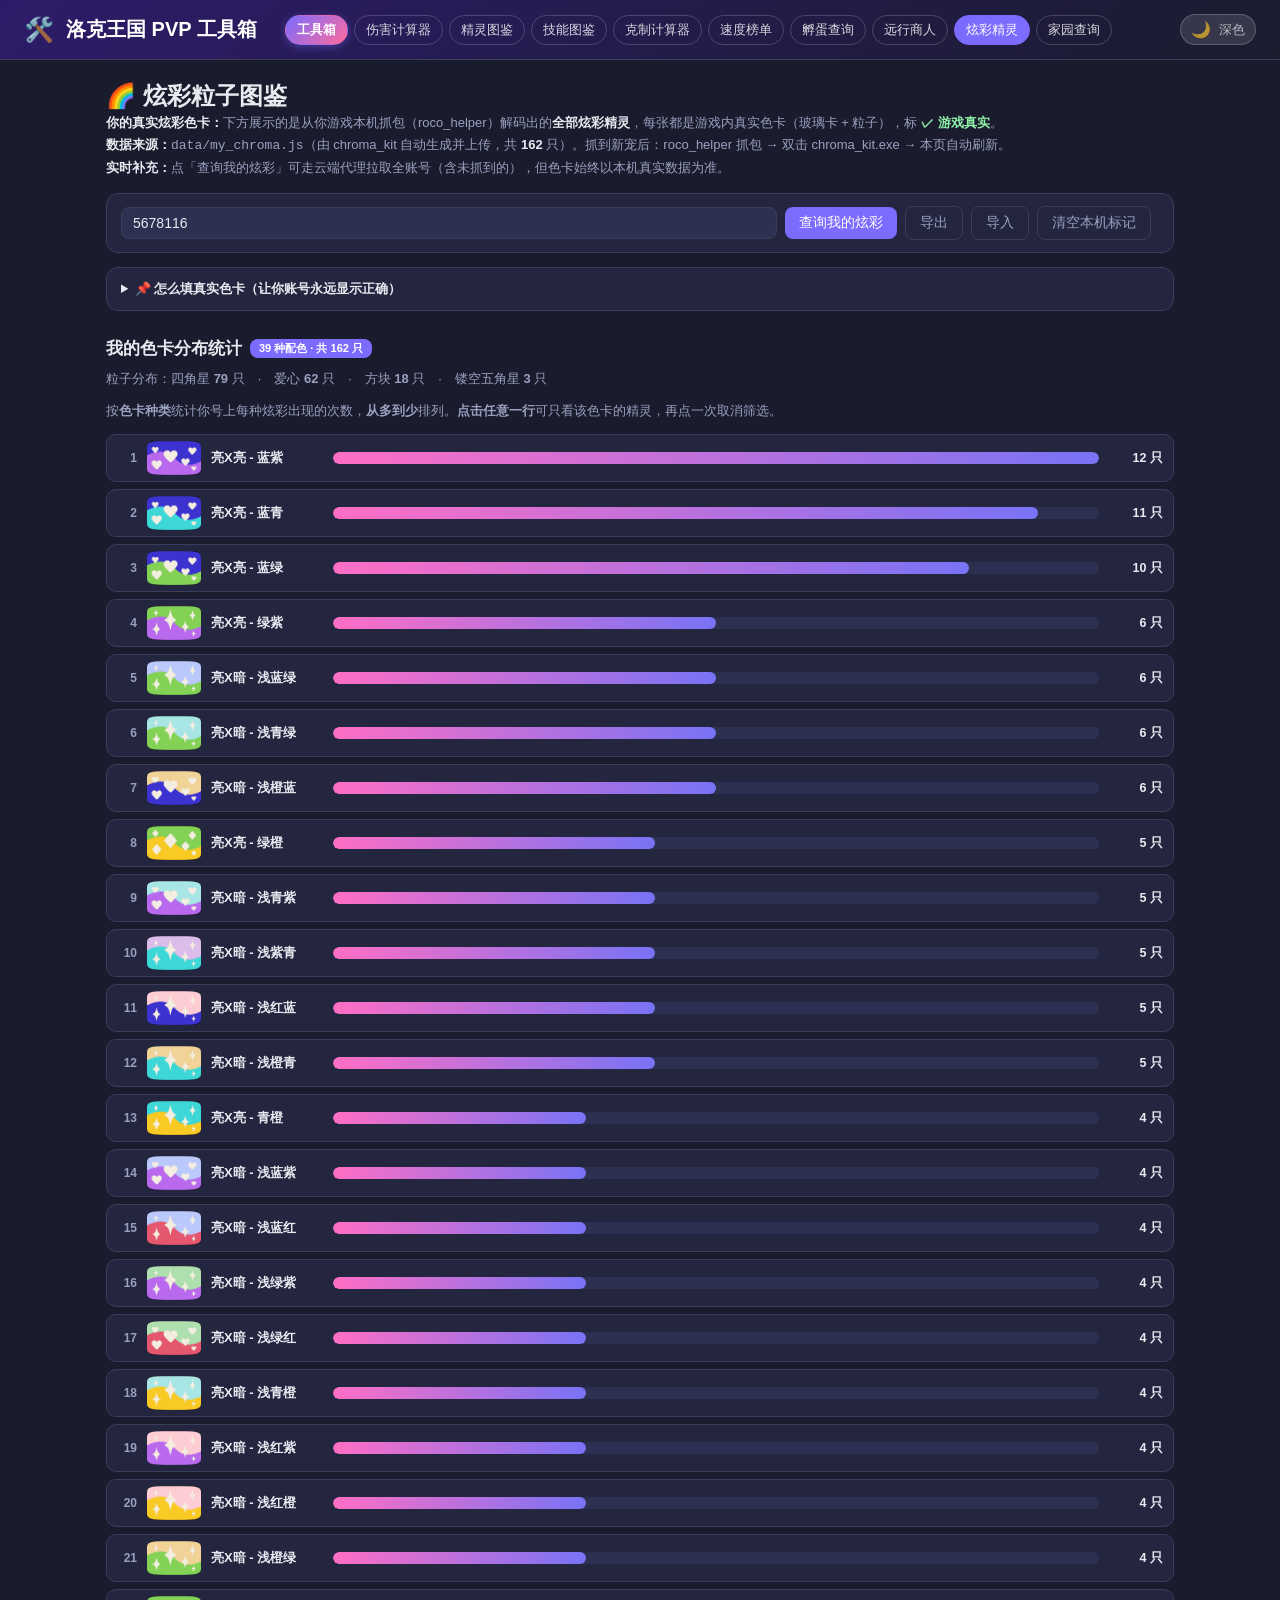
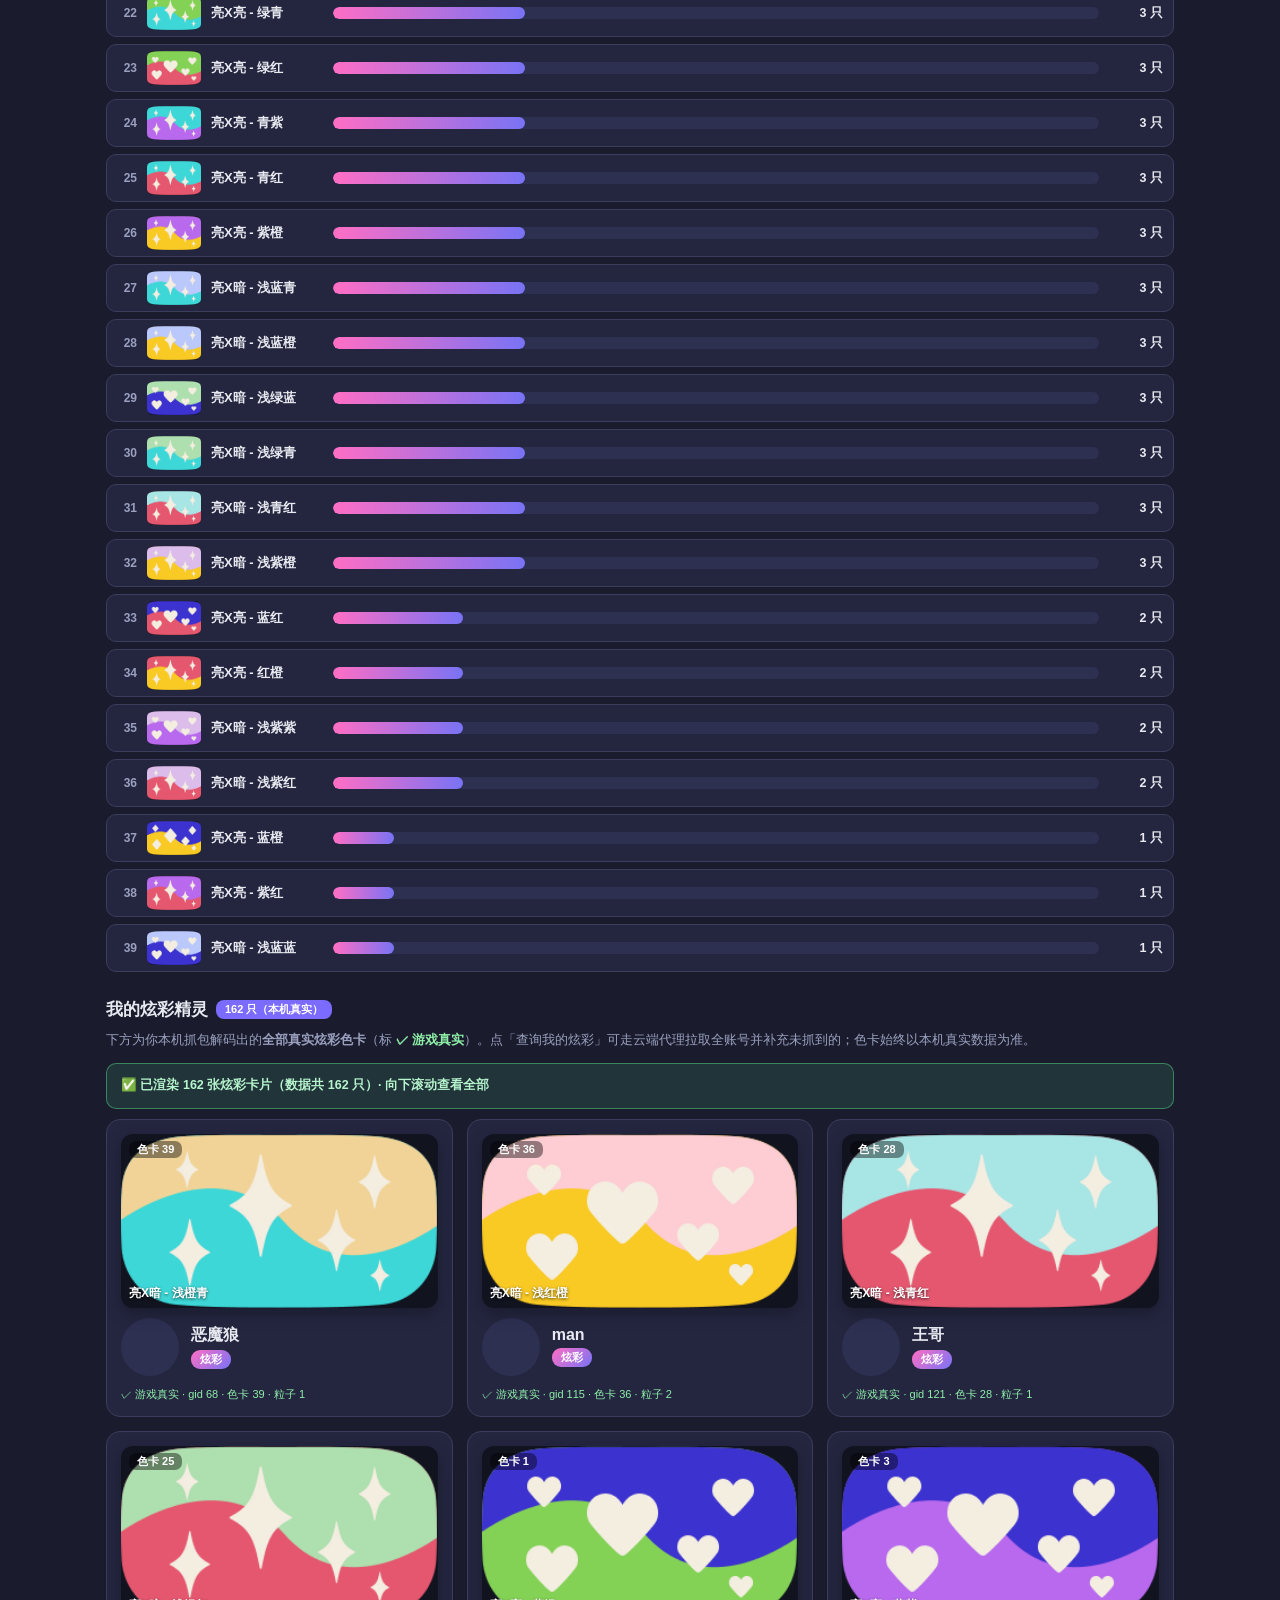
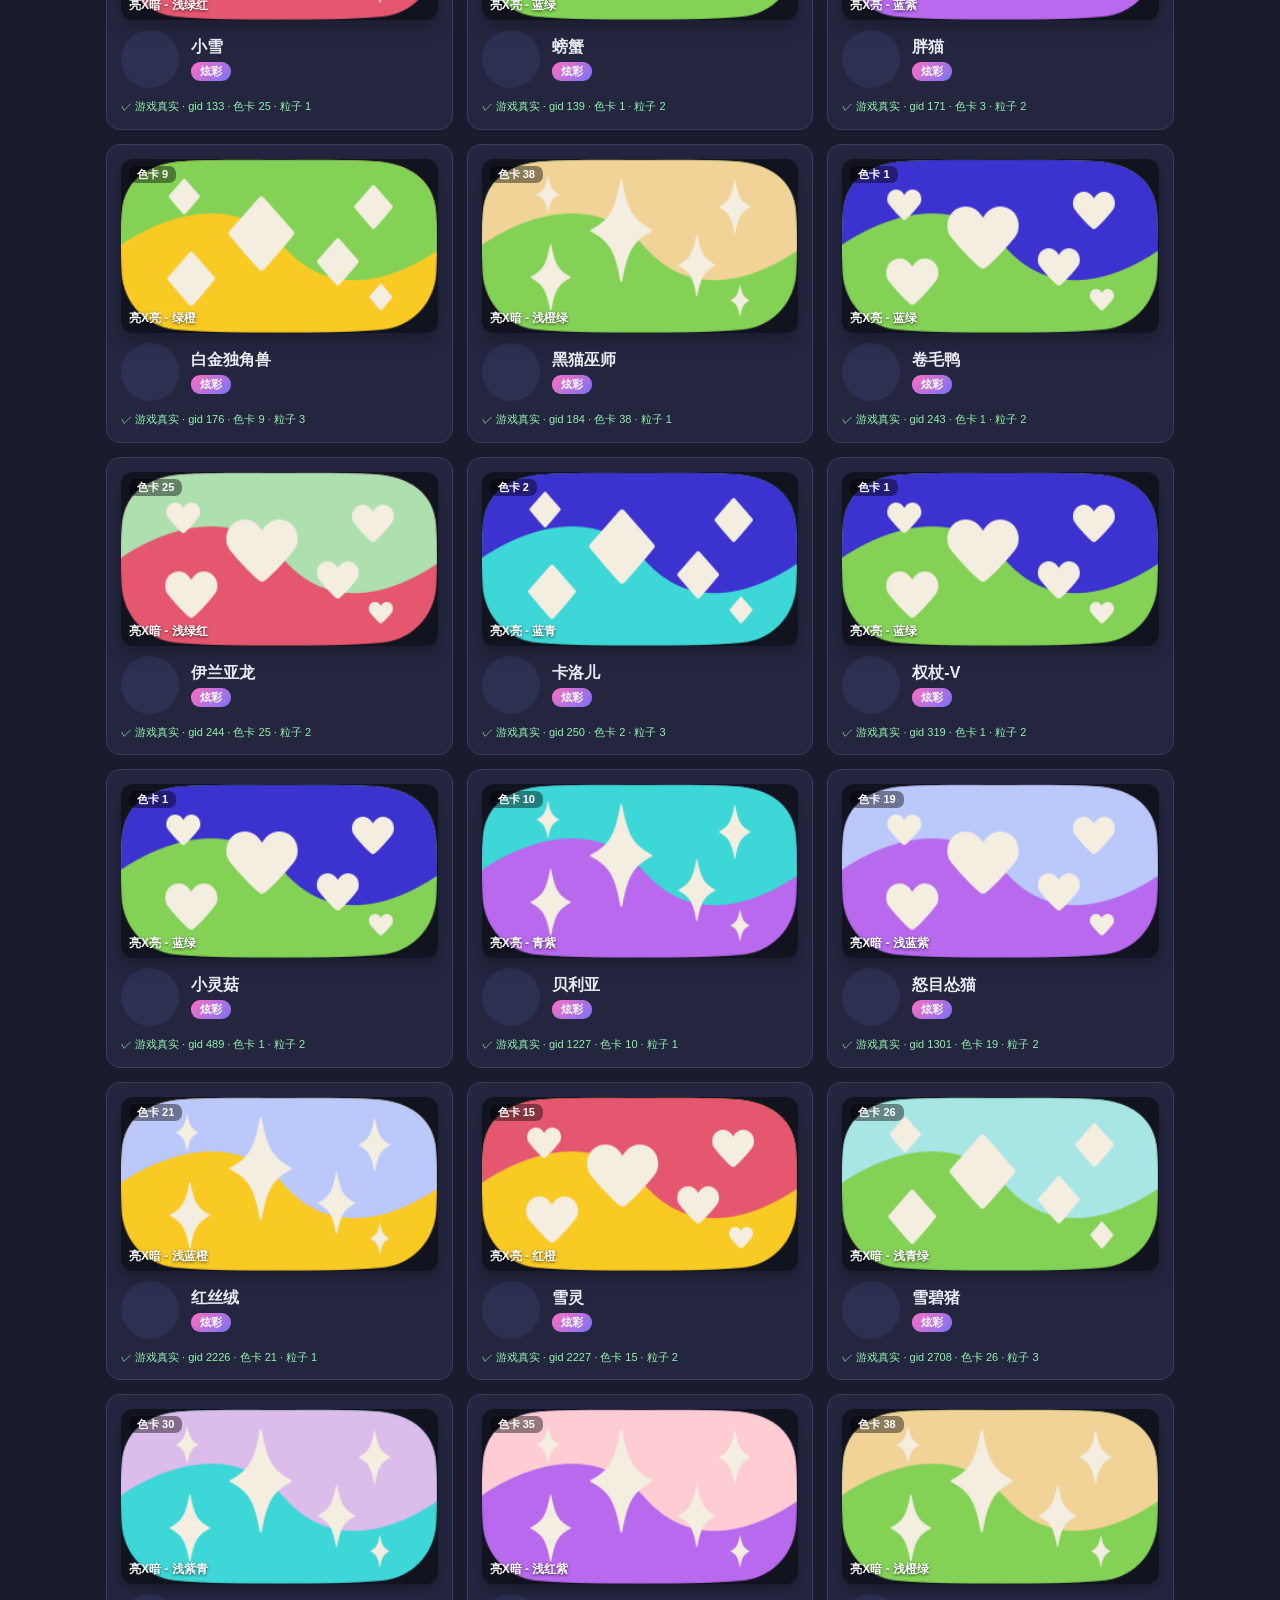
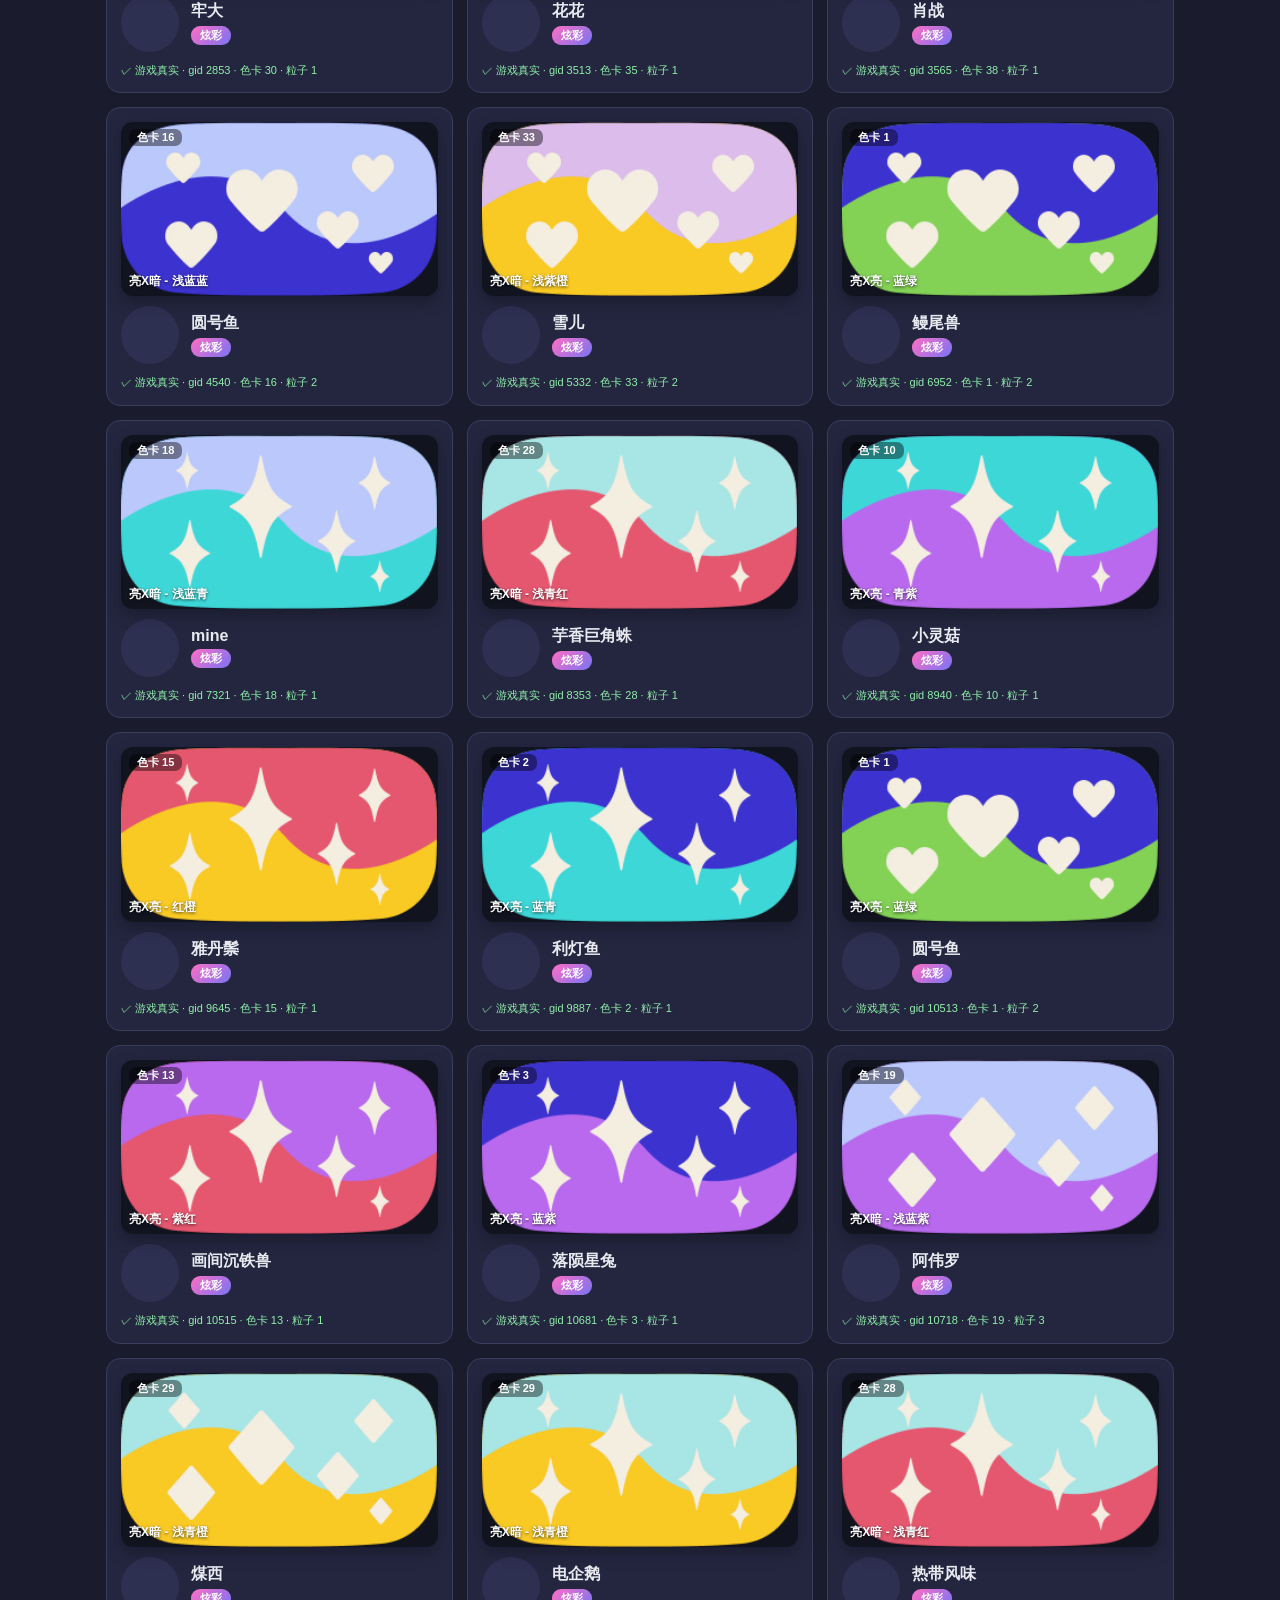
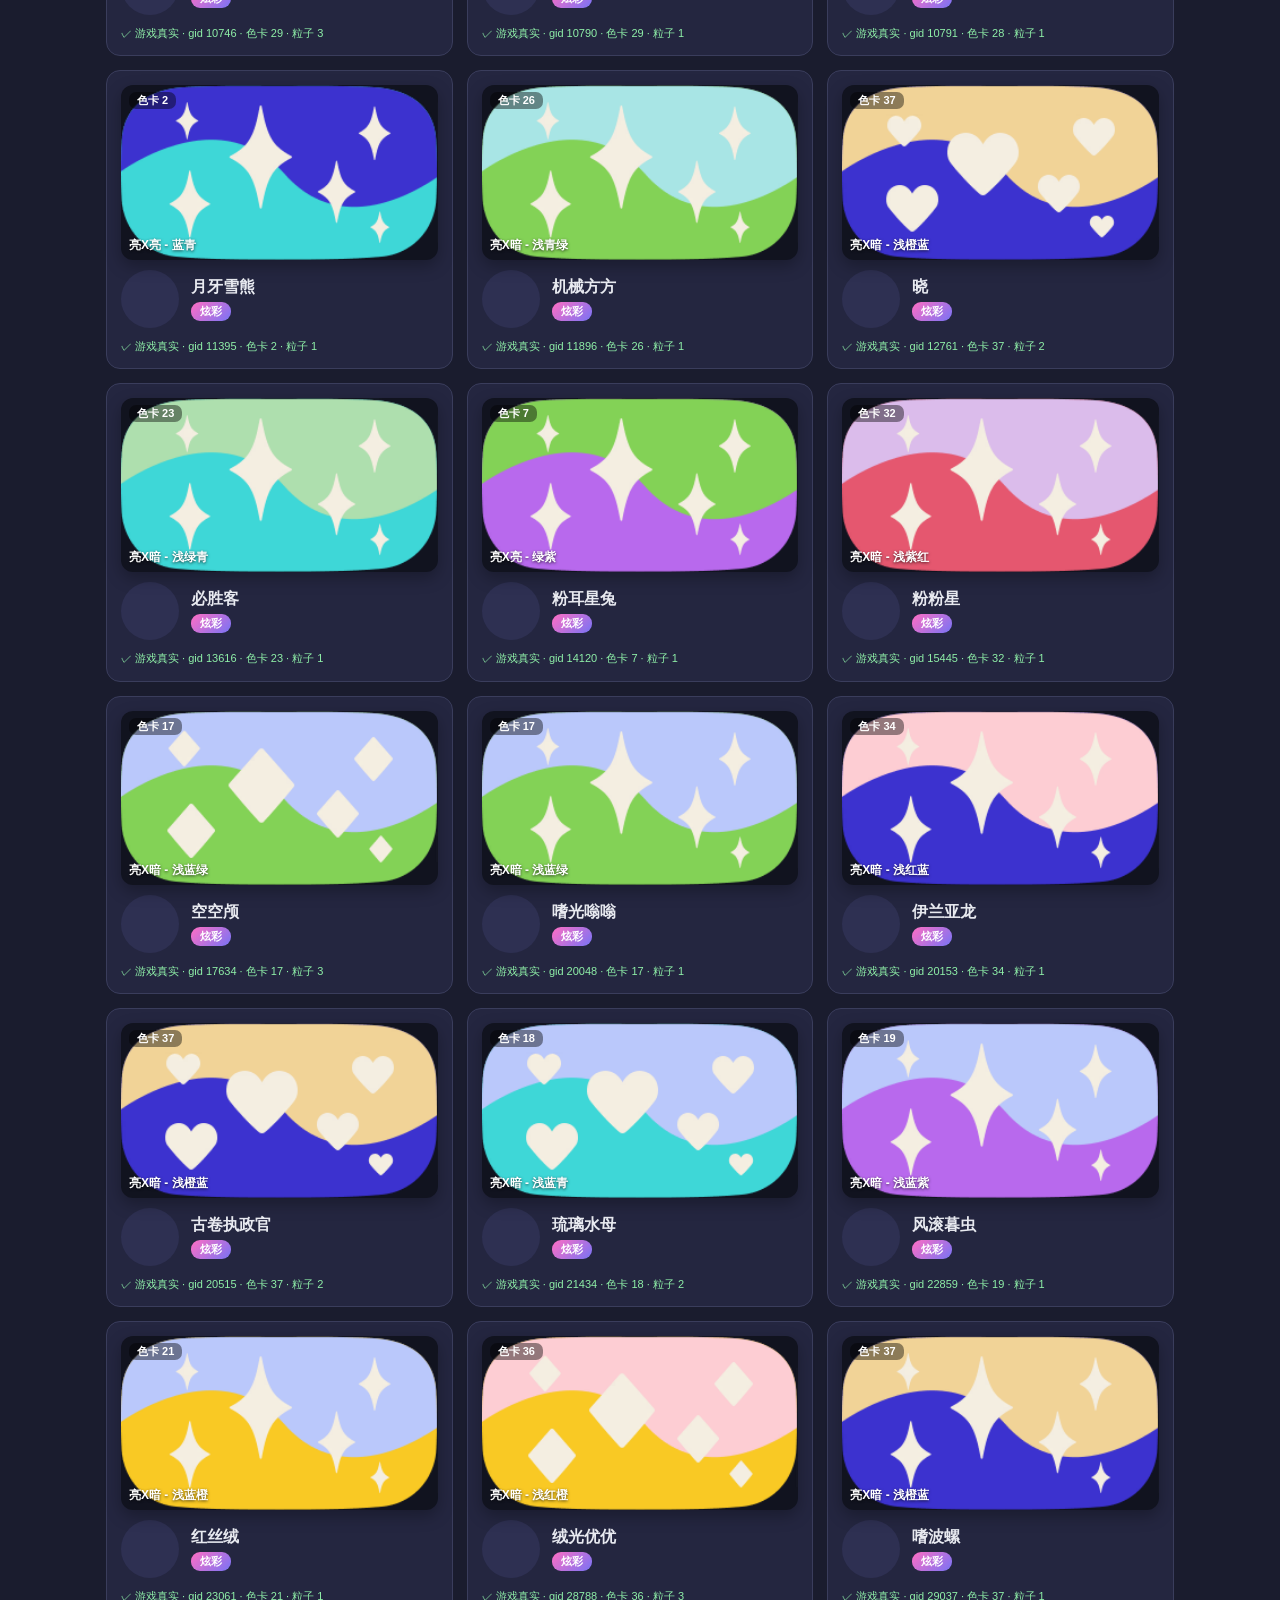
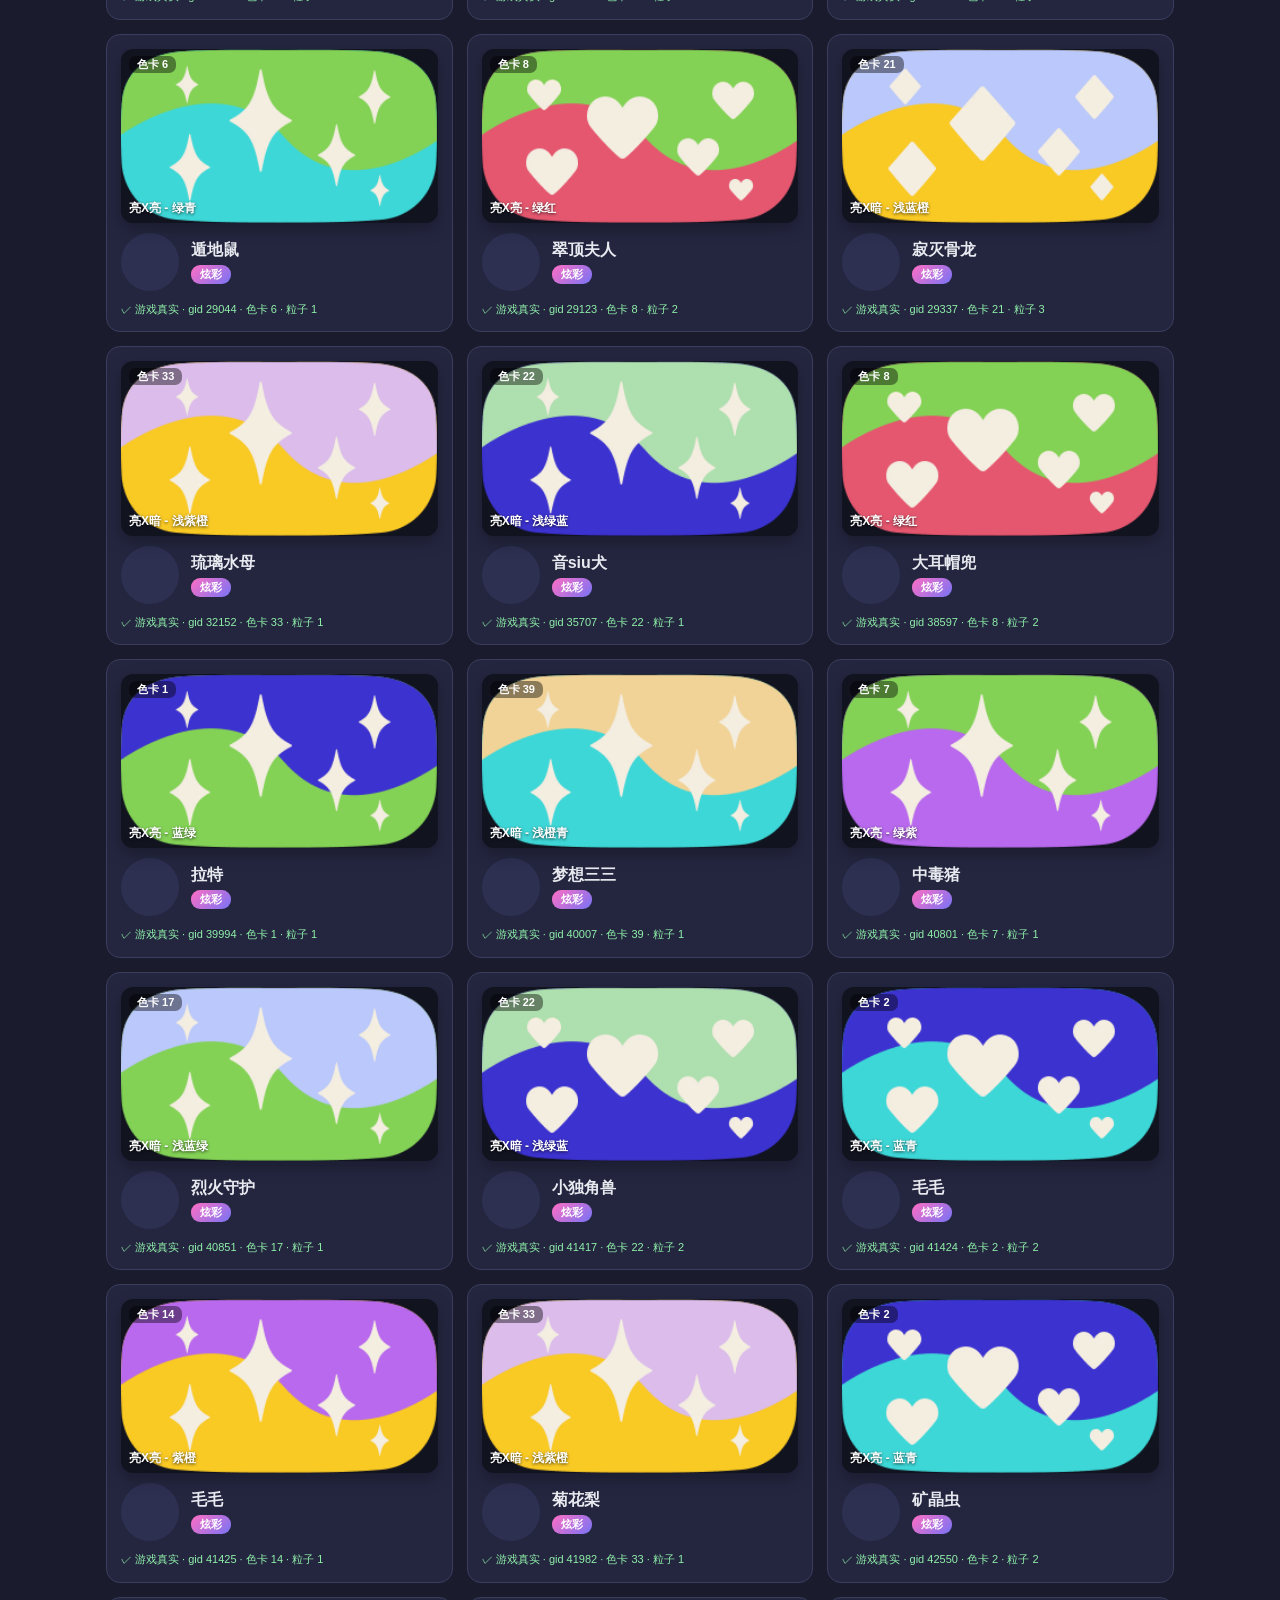
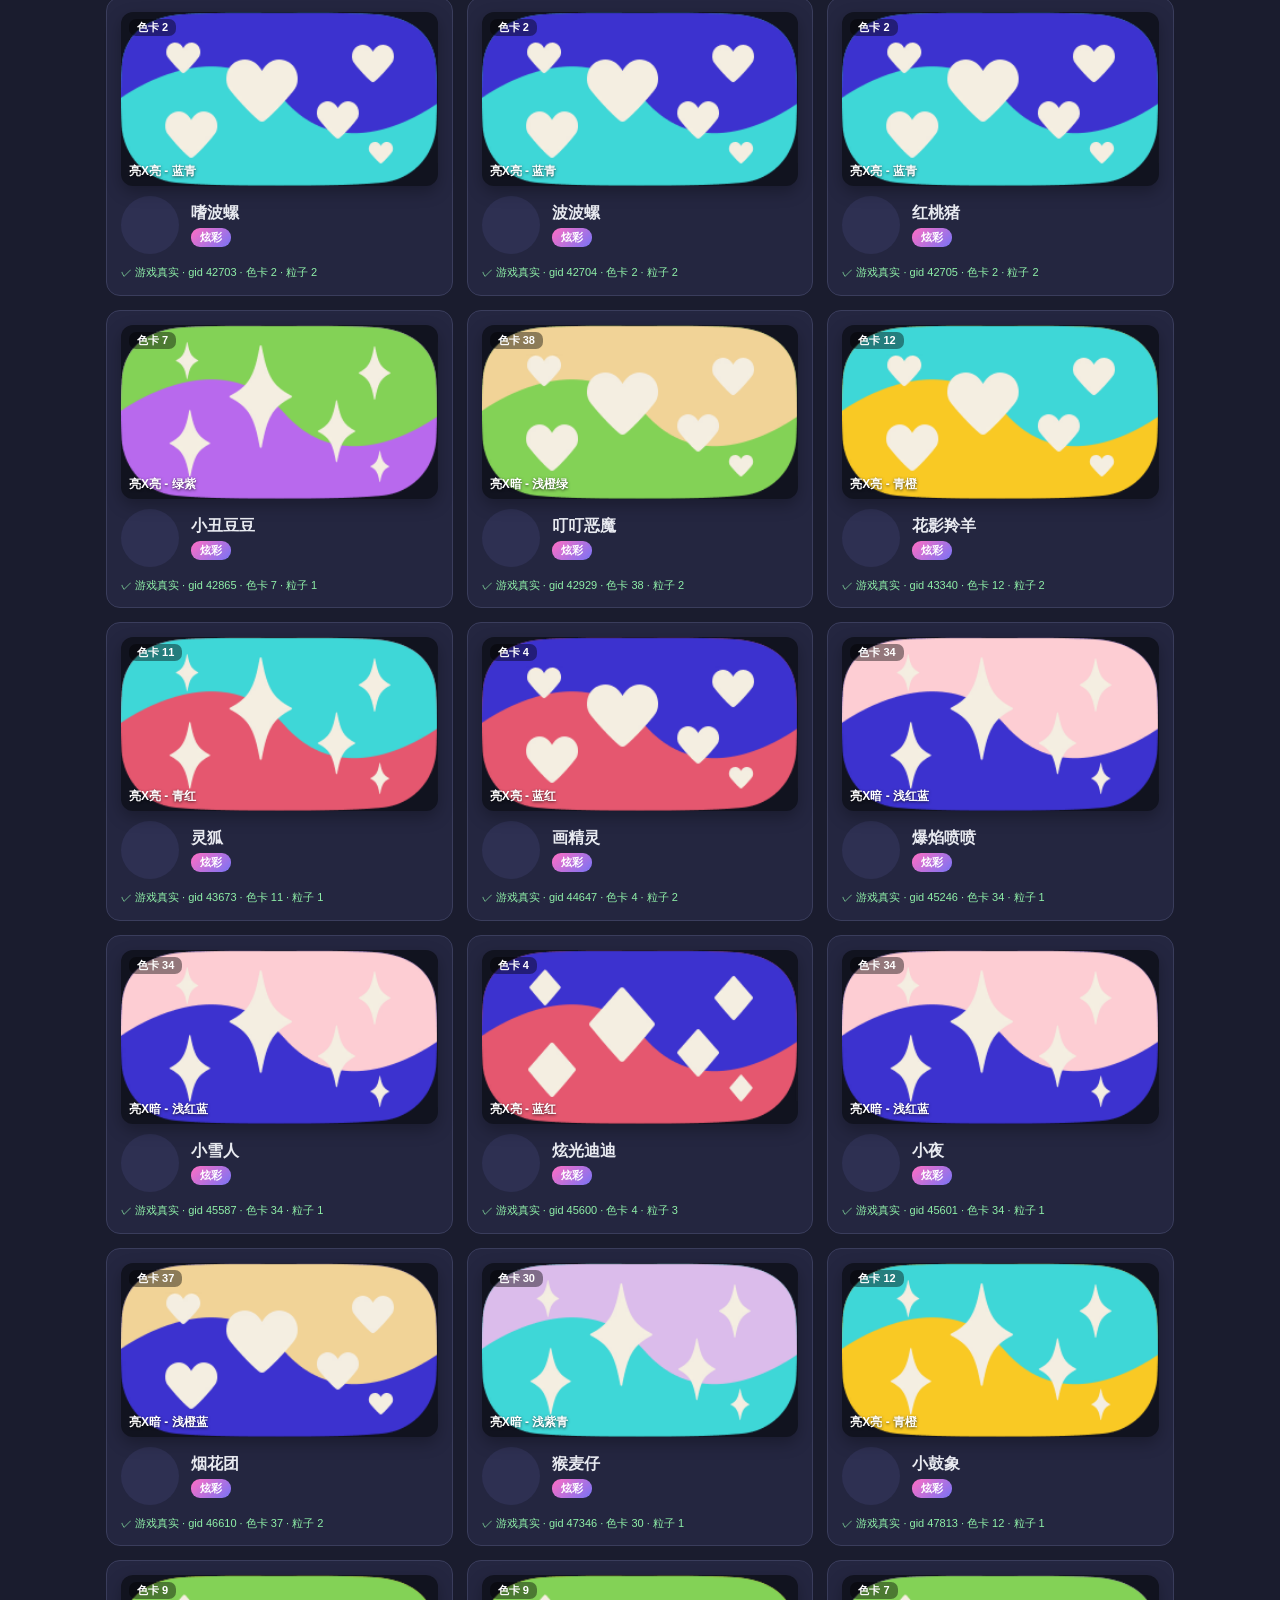
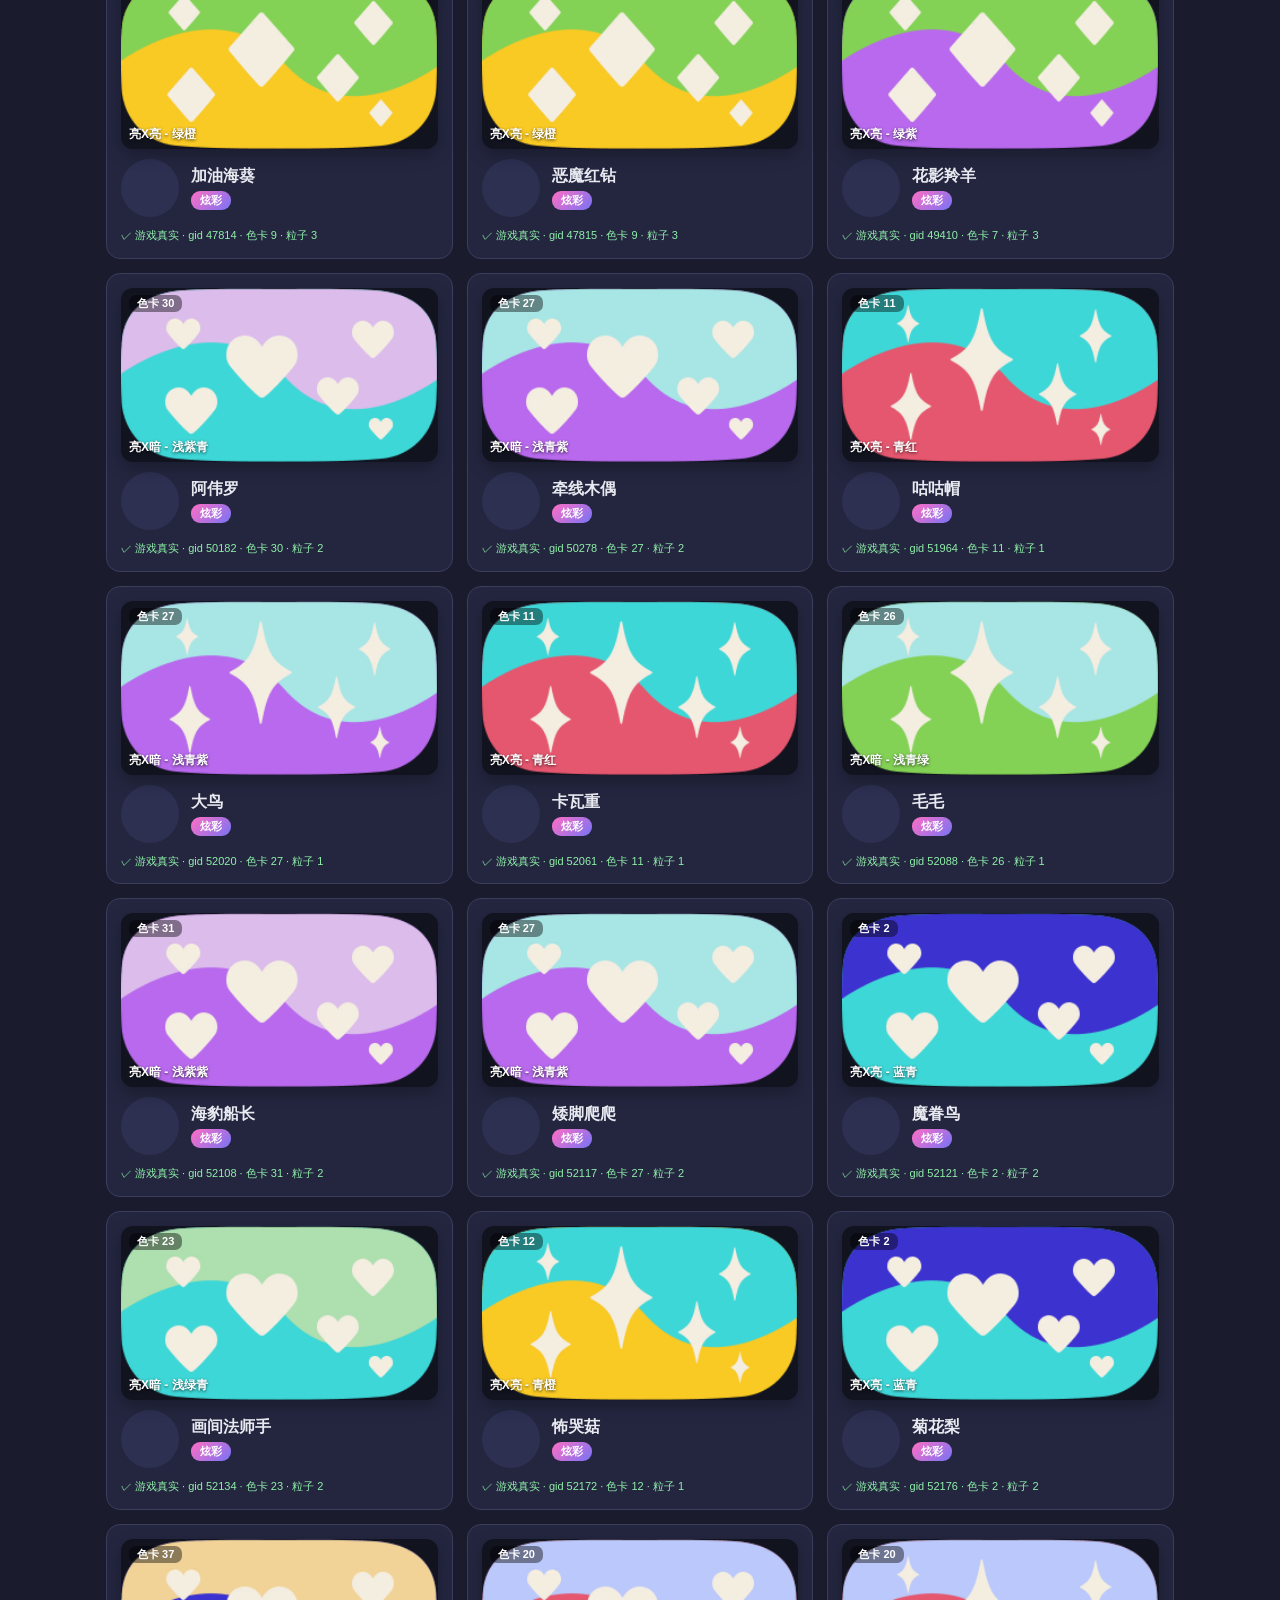
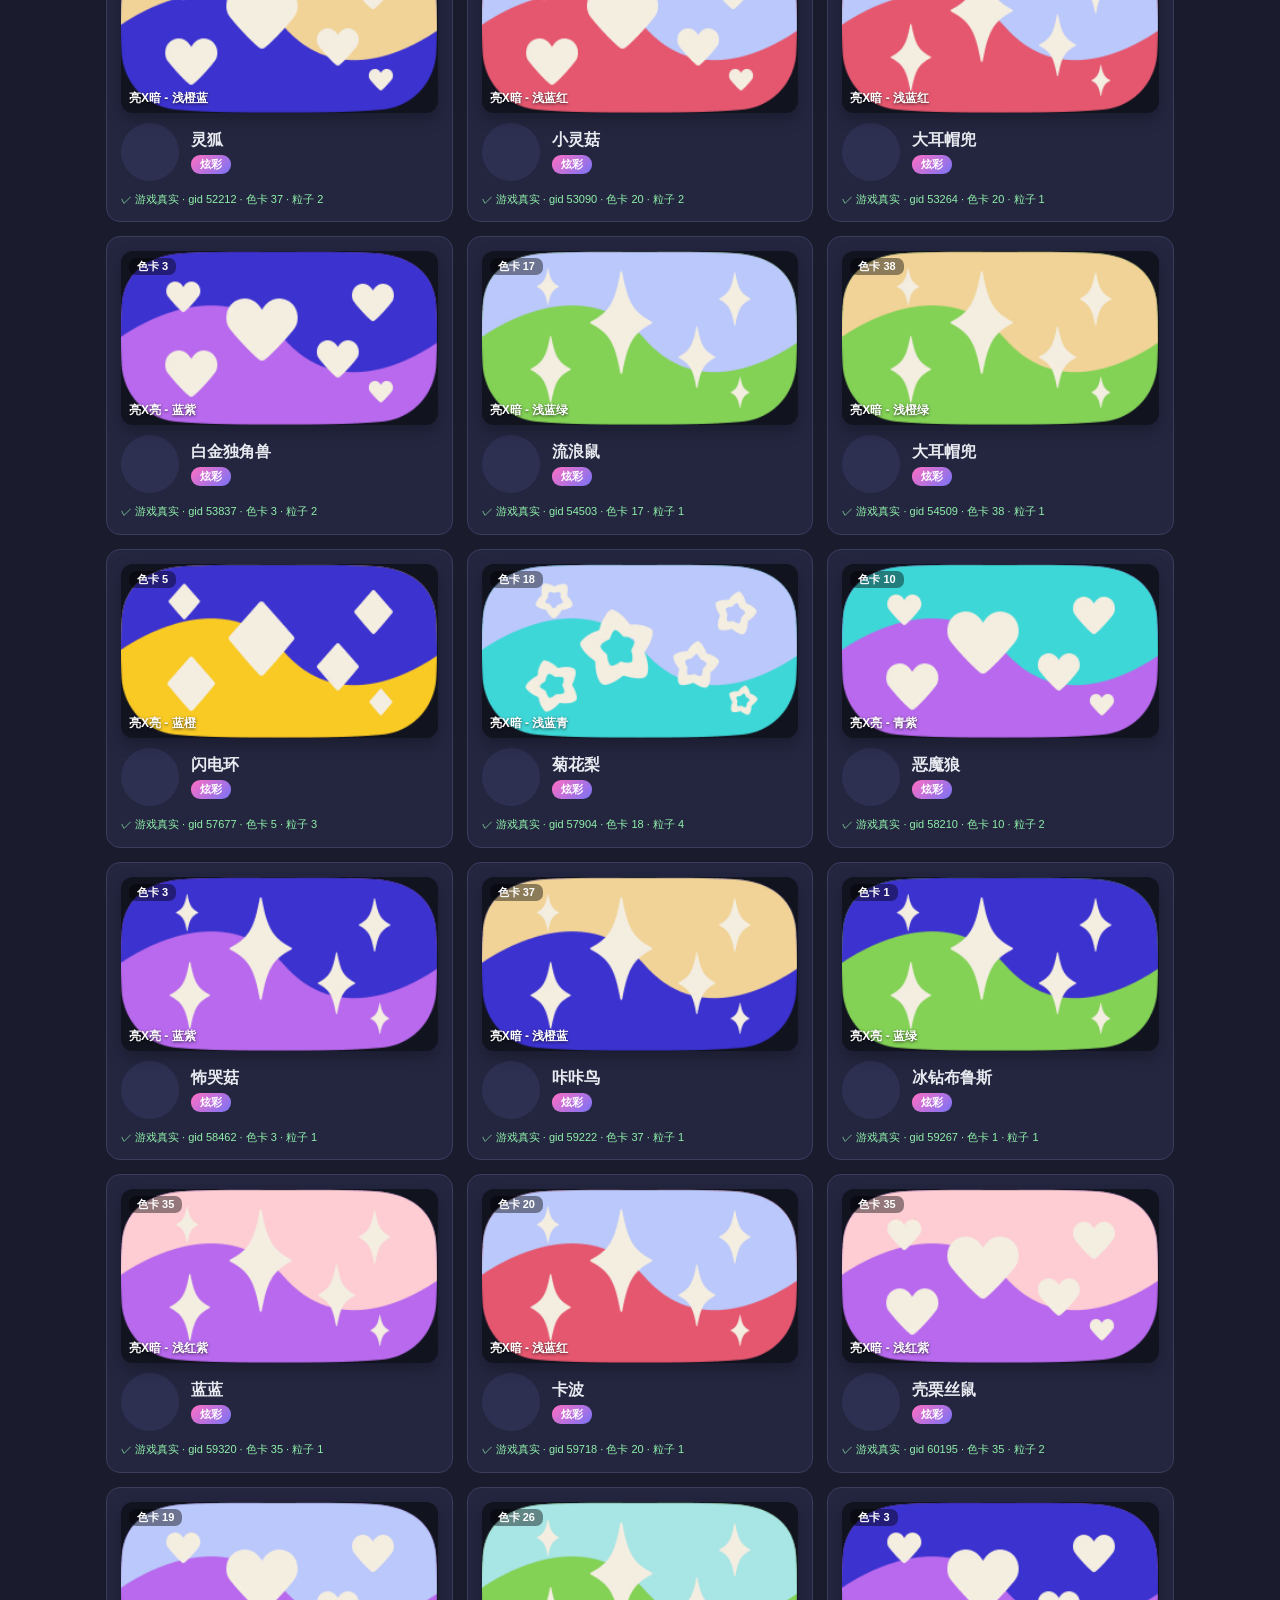
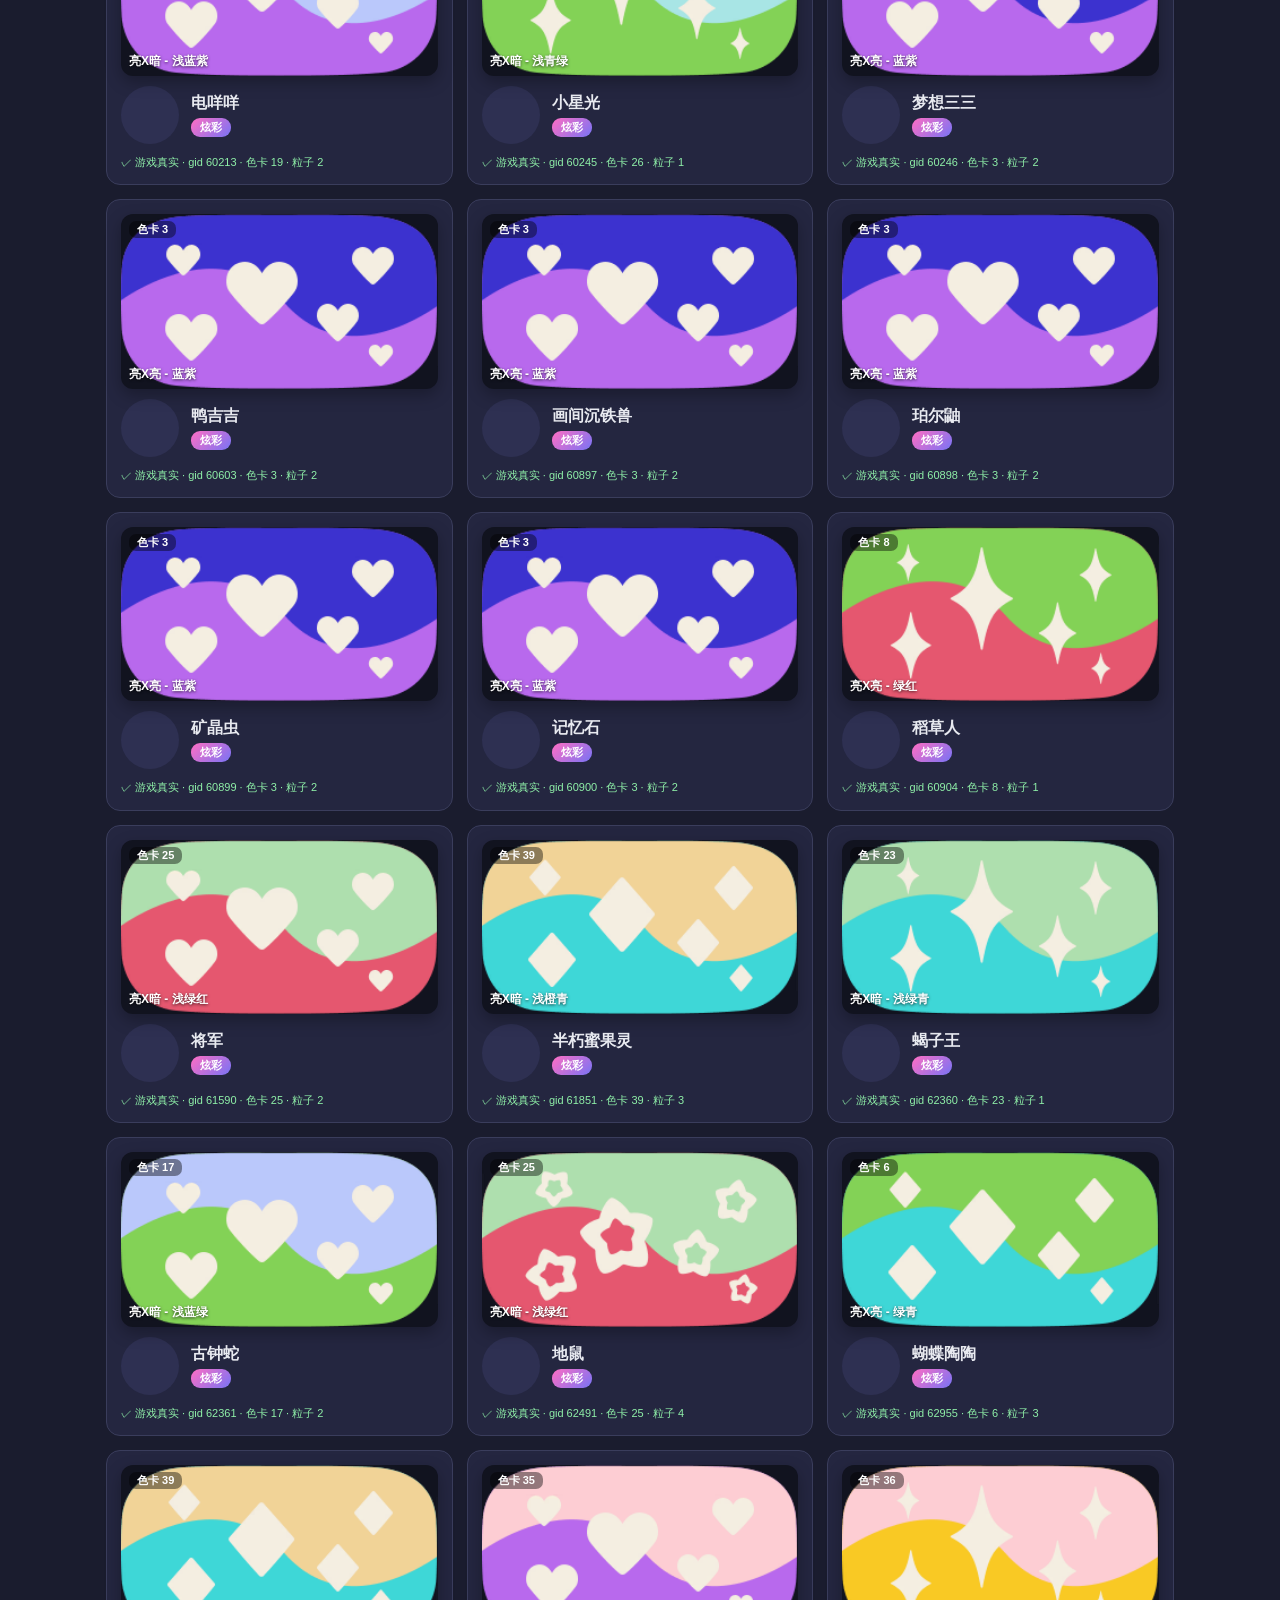
<file: color.html>
<!DOCTYPE html>
<html lang="zh-CN">
<head>
<meta charset="UTF-8">
<meta name="viewport" content="width=device-width, initial-scale=1">
<title>炫彩粒子图鉴 - 洛克王国 PVP 计算器</title>
<link rel="stylesheet" href="css/head.css">
<script src="data/chroma_cards.js"></script>
<script src="data/shiny_colors.js"></script>
<script>document.write('<scr'+'ipt src="data/my_chroma.js?v='+Date.now()+'"><\/scr'+'ipt>');</script>
<style>
  .dex-nav { display:flex; gap:6px; margin-left:16px; align-items:center; flex-wrap:wrap; }
  .dex-nav a { color:rgba(255,255,255,.82); text-decoration:none; font-size:13px; padding:5px 11px; border-radius:18px; border:1px solid rgba(255,255,255,.18); white-space:nowrap; }
  .dex-nav a:hover { background:rgba(255,255,255,.15); }
  .dex-nav a.active { background:var(--accent); border-color:var(--accent); color:#fff; }
  .sub { color:var(--text2); font-size:13px; margin-bottom:14px; line-height:1.7; }
  .sub b { color:var(--text); }
  .note { background:rgba(120,160,255,.1); border:1px solid rgba(120,160,255,.35); border-radius:10px; padding:11px 14px; font-size:12.5px; color:rgba(190,210,255,.95); margin:10px 0; line-height:1.7; }
  .note.warn { background:rgba(255,170,90,.1); border-color:rgba(255,170,90,.4); color:rgba(255,220,180,.95); }
  .note.ok { background:rgba(90,230,140,.12); border-color:rgba(90,230,140,.45); color:#b6f5cd; font-weight:600; }
  .stats { display:flex; flex-direction:column; gap:7px; margin:10px 0 20px; }
  .stat-row { display:flex; align-items:center; gap:10px; background:var(--card); border:1px solid var(--border); border-radius:10px; padding:6px 10px; cursor:pointer; transition:border-color .12s, transform .12s; }
  .stat-row:hover { border-color:var(--accent); transform:translateX(2px); }
  .stat-row.on { border-color:var(--accent); box-shadow:0 0 0 2px var(--accent) inset; }
  .stat-row .rk { width:20px; font-size:12px; color:var(--text2); font-weight:800; text-align:right; flex-shrink:0; }
  .stat-row .thumb { width:54px; height:34px; border-radius:6px; overflow:hidden; flex-shrink:0; background:#11131f; }
  .stat-row .thumb img { width:100%; height:100%; object-fit:cover; display:block; }
  .stat-row .sname { width:112px; font-size:13px; color:var(--text); font-weight:600; white-space:nowrap; overflow:hidden; text-overflow:ellipsis; flex-shrink:0; }
  .stat-row .bar-wrap { flex:1; height:12px; background:var(--card2); border-radius:7px; overflow:hidden; min-width:40px; }
  .stat-row .bar { height:100%; background:linear-gradient(90deg,#ff6ec4,#7873f5); border-radius:7px; }
  .stat-row .cnt { width:54px; text-align:right; font-size:12.5px; color:var(--text); font-weight:700; flex-shrink:0; }
  @media (max-width:560px){ .stat-row .sname{ width:74px; font-size:12px; } .stat-row .thumb{ width:44px; height:30px; } }
  .rt-box { display:flex; flex-wrap:wrap; gap:8px; align-items:center; background:var(--card); border:1px solid var(--border); border-radius:12px; padding:12px 14px; margin:14px 0; }
  .rt-box input { flex:1; min-width:120px; background:var(--card2); border:1px solid var(--border); color:var(--text); border-radius:8px; padding:7px 11px; font-size:14px; }
  .rt-box button { background:var(--accent); color:#fff; border:none; border-radius:8px; padding:7px 14px; font-size:14px; cursor:pointer; }
  .rt-box button:hover { filter:brightness(1.1); }
  .rt-box button.ghost { background:transparent; border:1px solid var(--border); color:var(--text2); }
  .rt-box .hint { font-size:12px; color:var(--text2); }
  .count { font-size:13px; color:var(--text2); margin:8px 0 14px; }
  .section-title { font-size:17px; font-weight:800; color:var(--text); margin:26px 0 10px; display:flex; align-items:center; gap:8px; }
  .section-title .badge { font-size:11px; font-weight:700; background:var(--accent); color:#fff; border-radius:8px; padding:2px 9px; }

  .chroma-card { position:relative; width:100%; aspect-ratio:280/154; border-radius:12px; overflow:hidden; background:#11131f; box-shadow:0 6px 16px rgba(0,0,0,.28); }
  .chroma-card img { display:block; width:100%; height:100%; object-fit:cover; }
  .chroma-card .cid { position:absolute; left:8px; top:7px; background:rgba(0,0,0,.42); color:#fff; font-size:11px; font-weight:700; padding:1px 8px; border-radius:7px; pointer-events:none; }
  .chroma-card .cname { position:absolute; left:8px; right:8px; bottom:6px; color:#fff; font-size:12px; font-weight:700; text-shadow:0 1px 3px rgba(0,0,0,.7); white-space:nowrap; overflow:hidden; text-overflow:ellipsis; pointer-events:none; }

  .grid { display:grid; grid-template-columns:repeat(auto-fill,minmax(210px,1fr)); gap:14px; }
  .gitem { background:var(--card); border:1px solid var(--border); border-radius:14px; padding:12px; display:flex; flex-direction:column; gap:8px; }
  .gitem .meta { display:flex; justify-content:space-between; font-size:12px; color:var(--text2); }
  .gitem.pickable { cursor:pointer; transition:transform .12s, border-color .12s; }
  .gitem.pickable:hover { transform:translateY(-3px); border-color:var(--accent); }

  .petlist { display:grid; grid-template-columns:repeat(auto-fill,minmax(280px,1fr)); gap:14px; }
  .pet { background:var(--card); border:1px solid var(--border); border-radius:14px; padding:14px; display:flex; flex-direction:column; gap:10px; }
  .pet.sel { border-color:var(--accent); box-shadow:0 0 0 2px var(--accent) inset; }
  .pet .top { display:flex; gap:12px; align-items:center; }
  .pet .ava { width:58px; height:58px; border-radius:50%; background:var(--card2); overflow:hidden; flex-shrink:0; display:flex; align-items:center; justify-content:center; }
  .pet .ava img { max-width:100%; max-height:100%; object-fit:contain; }
  .pet .nm { font-size:16px; font-weight:700; color:var(--text); }
  .pet .def { font-size:12px; color:var(--text2); }
  .pet .mut { display:inline-block; margin-top:4px; font-size:11px; font-weight:700; color:#fff; background:linear-gradient(135deg,#ff6ec4,#7873f5); padding:2px 9px; border-radius:9px; }
  .pet .mut.shiny { background:linear-gradient(135deg,#f7b733,#fc4a1a); }
  .pet .ctrls { display:flex; gap:8px; align-items:center; flex-wrap:wrap; }
  .pet select { background:var(--card2); color:var(--text); border:1px solid var(--border); border-radius:8px; padding:6px 8px; font-size:12.5px; flex:1; min-width:0; }
  .pet .assign-hint { font-size:11px; color:var(--text2); line-height:1.5; }
  .pet .assign-hint.ok { color:#8ff0a8; }
  .pet .assign-hint.warn { color:#ffcf8a; }
  .empty { padding:30px; text-align:center; color:var(--text2); grid-column:1/-1; }
  details.guide { background:var(--card); border:1px solid var(--border); border-radius:12px; padding:12px 14px; margin:12px 0; }
  details.guide summary { cursor:pointer; font-size:13px; color:var(--text); font-weight:700; }
  details.guide ol { font-size:12.5px; color:var(--text2); line-height:1.8; margin:10px 0 0; padding-left:20px; }
  .tag-game { color:#8ff0a8; font-weight:700; }
  .tag-local { color:#9ad0ff; font-weight:700; }
</style>
</head>
<body>
<header>
  <div style="font-size:24px">🛠️</div>
  <div style="display:flex;flex-direction:column;gap:2px"><h1>洛克王国 PVP 工具箱</h1></div>
  <nav class="dex-nav">
    <a href="index.html" class="home-link">工具箱</a>
    <a href="calc.html">伤害计算器</a>
    <a href="pokedex.html">精灵图鉴</a>
    <a href="skilldex.html">技能图鉴</a>
    <a href="restraint.html">克制计算器</a>
    <a href="speed.html">速度榜单</a>
    <a href="eggs.html">孵蛋查询</a>
    <a href="merchant.html">远行商人</a>
    <a href="color.html" class="active">炫彩精灵</a>
    <a href="home.html">家园查询</a>
  </nav>
  <div class="header-actions"><div class="theme-toggle" id="themeToggle"><span class="tt-icon">🌙</span><span class="tt-text">深色</span></div></div>
</header>

<div class="main">
  <h2>🌈 炫彩粒子图鉴</h2>
  <p class="sub">
    <b>你的真实炫彩色卡：</b>下方展示的是从你游戏本机抓包（roco_helper）解码出的<b>全部炫彩精灵</b>，每张都是游戏内真实色卡（玻璃卡 + 粒子），标 <span class="tag-game">✓ 游戏真实</span>。<br>
    <b>数据来源：</b><code>data/my_chroma.js</code>（由 chroma_kit 自动生成并上传，共 <b id="totalChroma">—</b> 只）。抓到新宠后：roco_helper 抓包 → 双击 chroma_kit.exe → 本页自动刷新。<br>
    <b>实时补充：</b>点「查询我的炫彩」可走云端代理拉取全账号（含未抓到的），但色卡始终以本机真实数据为准。
  </p>

  <div class="rt-box">
    <input id="uid" type="text" inputmode="numeric" placeholder="UID" value="5678116">
    <button id="queryBtn">查询我的炫彩</button>
    <button id="exportBtn" class="ghost" title="导出本机标记">导出</button>
    <button id="importBtn" class="ghost" title="导入标记">导入</button>
    <input id="importFile" type="file" accept="application/json" style="display:none">
    <button id="clearBtn" class="ghost" title="清除本机存档">清空本机标记</button>
    <span class="hint" id="hint"></span>
  </div>
  <div class="note" id="note" style="display:none"></div>

  <details class="guide">
    <summary>📌 怎么填真实色卡（让你账号永远显示正确）</summary>
    <ol>
      <li>在游戏里点开一只「异色炫彩」宠物，进详情页，找到它应用的<b>炫彩色卡</b>（有名称/编号）和<b>粒子形状</b>。</li>
      <li>对照下方「全部 39 张官方色卡」画廊，记下该色卡的 <b>ID（1-39）</b> 与粒子的 <b>ID（1-4：四角星/爱心/方块/镂空五角星）</b>。</li>
      <li>两种方式之一：<br>
        &nbsp;· <b>简单</b>：在本页该宠物卡的下拉框直接选「色卡 + 粒子」，自动存本机（换设备/清缓存会丢）。<br>
        &nbsp;· <b>永久</b>：把 <code>gid → {card, particle}</code> 告诉我，我写进 <code>data/my_chroma.js</code>，你的账号打开即正确、不丢。</li>
      <li>纯「异色」（非炫彩）宠没有炫彩色卡，只显示异色底色，无需填。</li>
    </ol>
  </details>

  <div class="section-title">我的色卡分布统计 <span class="badge" id="statBadge">—</span></div>
  <div class="count" id="particleSum"></div>
  <div class="count">按<b>色卡种类</b>统计你号上每种炫彩出现的次数，<b>从多到少</b>排列。<b>点击任意一行</b>可只看该色卡的精灵，再点一次取消筛选。</div>
  <div id="stats" class="stats"></div>

  <div class="section-title">我的炫彩精灵 <span class="badge" id="petCount">—</span></div>
  <div class="count" id="petHint">下方为你本机抓包解码出的<b>全部真实炫彩色卡</b>（标 <span class="tag-game">✓ 游戏真实</span>）。点「查询我的炫彩」可走云端代理拉取全账号并补充未抓到的；色卡始终以本机真实数据为准。</div>
  <div class="note ok" id="selfcheck">⏳ 正在加载本机炫彩数据…</div>
  <div class="petlist" id="petlist"></div>

  <div class="section-title">全部 39 张官方色卡（真实玻璃卡）<span class="badge">点击可标记给选中的宠物</span></div>
  <div class="grid" id="gallery"></div>

  <div class="section-title">4 种粒子（glass_type）</div>
  <div class="grid" id="particles" style="grid-template-columns:repeat(auto-fill,minmax(210px,1fr));"></div>

  <div class="section-title">4 个隐藏炫彩</div>
  <div class="grid" id="hidden" style="grid-template-columns:repeat(auto-fill,minmax(210px,1fr));"></div>
</div>

<script>
const RT_PROXY_DEFAULT = 'https://db643367.roco-proxy.pages.dev';
const ICON_BASE = 'https://rocodex.org';
const IMG_BASE = 'data/chroma-images';
const DEFAULT_PARTICLE = 4; // 镂空五角星（aismile 默认）

function proxyBase(){ return localStorage.getItem('rt_proxy') || RT_PROXY_DEFAULT; }
function setHint(t){ document.getElementById('hint').textContent = t || ''; }
function setNote(t, warn){ const n=document.getElementById('note'); n.textContent=t; n.style.display = t ? 'block' : 'none'; n.className = 'note' + (warn ? ' warn' : ''); }

function cardImg(cardId, particleId){ return IMG_BASE + '/card_' + cardId + '_p' + (particleId||DEFAULT_PARTICLE) + '.webp'; }
function particleImg(id){ return IMG_BASE + '/particle_' + id + '.webp'; }
function specialImg(id){ return IMG_BASE + '/special_' + id + '.webp'; }

function cardById(id){ return CHROMA_CARDS.find(c => c.id === id) || CHROMA_CARDS[0]; }
function particleById(id){ return CHROMA_PARTICLES.find(p => p.id === id) || CHROMA_PARTICLES.find(p=>p.id===DEFAULT_PARTICLE); }

// 异色基准色 → 39 张真实色卡 色相就近推测（仅作起始建议，可手动改）
function hexToRgb(h){ h=h.replace('#',''); if(h.length===3) h=h.split('').map(c=>c+c).join(''); return [parseInt(h.slice(0,2),16),parseInt(h.slice(2,4),16),parseInt(h.slice(4,6),16)]; }
function rgbDist(a,b){ return Math.sqrt((a[0]-b[0])**2+(a[1]-b[1])**2+(a[2]-b[2])**2); }
function nearestCardForGid(gid){
  const sc = (window.SHINY_COLORS && window.SHINY_COLORS[gid]);
  if (!sc) return null;
  const petCols = [hexToRgb(sc.base||'#888'), hexToRgb(sc.accent||sc.base||'#888')];
  let best=null, bestD=1e9;
  for (const c of CHROMA_CARDS){
    const cardCols=[hexToRgb(c.ui_color_1), hexToRgb(c.ui_color_2)];
    let d=1e9;
    for (const pc of petCols) for (const cc of cardCols) d=Math.min(d, rgbDist(pc,cc));
    if (d<bestD){ bestD=d; best=c.id; }
  }
  return { card: best, particle: DEFAULT_PARTICLE, src: 'guess' };
}

// 真实色卡图片
function chromaCardHTML(cardId, particleId, extraClass){
  const c = cardById(cardId);
  return '<div class="chroma-card '+(extraClass||'')+'">'
    + '<img src="'+cardImg(cardId, particleId)+'" alt="色卡 '+c.id+'" loading="lazy">'
    + '<div class="cid">色卡 '+c.id+'</div>'
    + '<div class="cname">'+c.name+'</div>'
    + '</div>';
}
function shinySwatchHTML(gid){
  const sc = (window.SHINY_COLORS && window.SHINY_COLORS[gid]) || {};
  const a = sc.base||'#888', b = sc.accent||sc.base||'#ccc';
  return '<div class="chroma-card" style="background:linear-gradient(135deg,'+a+','+b+')">'
    + '<div class="cid">异色</div><div class="cname">异色底色（无炫彩色卡）</div></div>';
}
// 隐藏炫彩：整张预烤卡，按 glassType 走 special_{id}.webp
function hiddenCardHTML(hid){
  const h = (window.CHROMA_HIDDEN || []).find(x => x.id === hid) || { id: hid, name: '隐藏'+hid };
  return '<div class="chroma-card">'
    + '<img src="'+specialImg(hid)+'" alt="隐藏 '+hid+'" loading="lazy" onerror="this.style.display=\'none\'">'
    + '<div class="cid">隐藏 '+hid+'</div><div class="cname">'+h.name+'</div></div>';
}

// 本机标记：gid -> {card, particle}
function assignKey(uid){ return 'chroma_assign_' + uid; }
function loadAssign(uid){ try { return JSON.parse(localStorage.getItem(assignKey(uid)) || '{}'); } catch(e){ return {}; } }
function saveAssign(uid, map){ try { localStorage.setItem(assignKey(uid), JSON.stringify(map)); } catch(e){ alert('保存失败：本机存储可能已满'); } }

let CUR_UID = '', SELECTED_GID = null;

function isColorful(p){ const m = String(p.mutationName || ''); return m.includes('异色') || m.includes('炫彩'); }
function isChroma(p){ const m = String(p.mutationName || ''); return m.includes('炫彩'); } // 异色炫彩才有色卡

// 解析某宠的最终色卡来源：游戏真实 > 本机标记 > 色相推测
function resolveAssign(gid){
  const mc = (window.MY_CHROMA && CUR_UID && window.MY_CHROMA[CUR_UID] && window.MY_CHROMA[CUR_UID][gid]);
  if (mc){
    // 隐藏炫彩：整张预烤卡，按 glassType 走 special_{id}.webp
    if (mc.hidden || (mc.glassType !== undefined && [1,2,3,1000].includes(mc.glassType) && !(mc.card >= 1 && mc.card <= 39))){
      return { hidden: true, card: mc.glassType, particle: 0, src: 'game', raw: mc };
    }
    if (mc.card){ return { card: mc.card, particle: mc.particle||DEFAULT_PARTICLE, src: 'game', raw: mc }; }
  }
  const map = loadAssign(CUR_UID);
  if (map[gid] && map[gid].card){ return { card: map[gid].card, particle: map[gid].particle||DEFAULT_PARTICLE, src: 'local' }; }
  const d = nearestCardForGid(gid);
  if (d){ return d; }
  return { card: null, particle: DEFAULT_PARTICLE, src: 'none' };
}

function renderGallery(){
  const g = document.getElementById('gallery');
  g.innerHTML = CHROMA_CARDS.map(c =>
    '<div class="gitem pickable" onclick="assignToSelected('+c.id+')">'
    + chromaCardHTML(c.id, DEFAULT_PARTICLE)
    + '<div class="meta"><span>ID '+c.id+'</span><span>'+(SELECTED_GID?'点此标记给选中宠物':'点击标记')+'</span></div>'
    + '</div>'
  ).join('');

  const pp = document.getElementById('particles');
  pp.innerHTML = CHROMA_PARTICLES.map(p =>
    '<div class="gitem"><div class="chroma-card" style="background:#2b2f45">'
    + '<img src="'+particleImg(p.id)+'" alt="粒子 '+p.id+'" style="object-fit:contain;padding:14px" loading="lazy">'
    + '<div class="cid">粒子 '+p.id+'</div><div class="cname">'+p.name+'</div></div>'
    + '<div class="meta"><span>glass_type '+p.id+'</span><span>'+p.name+'</span></div></div>'
  ).join('');

  const hd = document.getElementById('hidden');
  hd.innerHTML = CHROMA_HIDDEN.map(h =>
    '<div class="gitem"><div class="chroma-card">'
    + '<img src="'+specialImg(h.id)+'" alt="隐藏 '+h.id+'" loading="lazy">'
    + '<div class="cid">隐藏 '+h.id+'</div><div class="cname">'+h.name+'</div></div>'
    + '<div class="meta"><span>'+h.season+'</span><span>'+h.name+'</span></div></div>'
  ).join('');
}

function assignToSelected(cardId){
  if (!SELECTED_GID){ setNote('请先在下方「我的炫彩精灵」里点选一只宠物（卡片高亮），再点色卡标记。'); return; }
  const map = loadAssign(CUR_UID);
  const cur = map[SELECTED_GID] || {};
  const pid = cur.particle || DEFAULT_PARTICLE;
  map[SELECTED_GID] = { card: cardId, particle: pid };
  saveAssign(CUR_UID, map);
  renderPets();
  setNote('已将 色卡 '+cardId+' 标记给选中的宠物（gid '+SELECTED_GID+'）。粒子保持 '+pid+'，可在宠物卡里改。本机存档，换设备会丢；要永久生效告诉我写进文件。');
}

async function fetchRealtime(uid){
  const res = await fetch(proxyBase() + '/home?uid=' + uid);
  if (!res.ok) throw new Error('代理 HTTP ' + res.status);
  const j = await res.json();
  if (j.error || !j.data) throw new Error(j.message || '无数据');
  return j.data;
}

// 把本机抓到的 MY_CHROMA 虚拟补进实时 pets（让实时查询也不漏掉本地已解码的炫彩）
function mergeLocalIntoPets(pets, uid){
  const local = (window.MY_CHROMA && window.MY_CHROMA[uid]) || {};
  const out = pets ? pets.slice() : [];
  const have = new Set(out.map(p => String(p.gid || p.petId || '')));
  Object.keys(local).forEach(function(gid){
    if (!have.has(gid)) out.push({ gid: parseInt(gid,10), name: local[gid].name || ('gid '+gid), mutationName: '炫彩' });
  });
  return out;
}

var STAT_FILTER = null;

// 统计：每种色卡出现次数 + 粒子分布
function statCounts(uid){
  var local = (window.MY_CHROMA && window.MY_CHROMA[uid]) || {};
  var byCard = {}, byParticle = {}, cardParticles = {}, total = 0;
  Object.keys(local).forEach(function(gid){
    var mc = local[gid];
    if (!mc || mc.hidden) return;
    var c = mc.card, p = mc.particle || DEFAULT_PARTICLE;
    if (!c) return;
    byCard[c] = (byCard[c] || 0) + 1;
    byParticle[p] = (byParticle[p] || 0) + 1;
    cardParticles[c] = cardParticles[c] || {};
    cardParticles[c][p] = (cardParticles[c][p] || 0) + 1;
    total++;
  });
  return { byCard: byCard, byParticle: byParticle, cardParticles: cardParticles, total: total };
}

function renderStats(){
  var st = statCounts(CUR_UID);
  var box = document.getElementById('stats'); if (!box) return;
  var cards = CHROMA_CARDS || [];
  var rows = Object.keys(st.byCard).map(function(c){ return { id: parseInt(c, 10), n: st.byCard[c] }; })
             .sort(function(a, b){ return (b.n - a.n) || (a.id - b.id); });
  var badge = document.getElementById('statBadge');
  if (badge) badge.textContent = rows.length + ' 种配色 · 共 ' + st.total + ' 只';
  var psEl = document.getElementById('particleSum');
  if (psEl){
    var ps = Object.keys(st.byParticle).sort().map(function(p){
      var meta = (CHROMA_PARTICLES || []).filter(function(x){ return x.id === parseInt(p, 10); })[0];
      return (meta ? meta.name : ('粒子 ' + p)) + ' <b>' + st.byParticle[p] + '</b> 只';
    });
    psEl.innerHTML = ps.length ? ('粒子分布：' + ps.join('　·　')) : '';
  }
  if (!rows.length){ box.innerHTML = '<div class="empty">暂无统计数据（本机 my_chroma.js 没有炫彩记录）</div>'; return; }
  var max = rows[0].n;
  box.innerHTML = rows.map(function(r, i){
    var meta = cards.filter(function(c){ return c.id === r.id; })[0] || { name: ('色卡 ' + r.id) };
    var pmap = st.cardParticles[r.id] || {}, topP = DEFAULT_PARTICLE, topN = 0;
    Object.keys(pmap).forEach(function(p){ if (pmap[p] > topN){ topN = pmap[p]; topP = parseInt(p, 10); } });
    var pct = Math.max(4, Math.round(r.n / max * 100));
    var on = (STAT_FILTER === r.id) ? ' on' : '';
    return '<div class="stat-row' + on + '" onclick="setStatFilter(' + r.id + ')" title="只看这一种色卡">'
      + '<div class="rk">' + (i + 1) + '</div>'
      + '<div class="thumb"><img src="data/chroma-images/card_' + r.id + '_p' + topP + '.webp" alt="" loading="lazy"></div>'
      + '<div class="sname">' + meta.name + '</div>'
      + '<div class="bar-wrap"><div class="bar" style="width:' + pct + '%"></div></div>'
      + '<div class="cnt">' + r.n + ' 只</div></div>';
  }).join('');
}

function setStatFilter(cardId){
  STAT_FILTER = (STAT_FILTER === cardId) ? null : cardId;
  renderStats();
  renderMyChroma();
  var el = document.getElementById('petlist');
  if (el && el.scrollIntoView) el.scrollIntoView({ behavior: 'smooth', block: 'start' });
}

// 直接用本机 MY_CHROMA 渲染全部真实炫彩（页面默认视图，不依赖网络）
function renderMyChroma(){
  const uid = (document.getElementById('uid').value || '').trim();
  CUR_UID = uid;
  const local = (window.MY_CHROMA && window.MY_CHROMA[uid]) || {};
  const allKeys = Object.keys(local);
  const box = document.getElementById('petlist');
  let keys = allKeys;
  if (STAT_FILTER !== null && STAT_FILTER !== undefined){
    keys = allKeys.filter(function(gid){ return local[gid] && local[gid].card === STAT_FILTER; });
  }
  if (allKeys.length === 0){
    box.innerHTML = '<div class="empty">本账号（'+uid+'）暂无本机抓到的炫彩色卡数据（data/my_chroma.js）。点「查询我的炫彩」实时拉取，或用 roco_helper 抓包后跑 chroma_kit 上传。</div>';
    document.getElementById('petCount').textContent = '0 只';
    var sc0 = document.getElementById('selfcheck');
    if (sc0){ sc0.className='note warn'; sc0.innerHTML = '⚠ 未读到本机炫彩数据（uid '+uid+'）。请确认 data/my_chroma.js 已加载，或用 chroma_kit 重新解码上传。'; }
    return false;
  }
  document.getElementById('petCount').textContent = (STAT_FILTER !== null && STAT_FILTER !== undefined)
    ? (keys.length + ' / ' + allKeys.length + ' 只') : (allKeys.length + ' 只（本机真实）');
  if (keys.length === 0){ box.innerHTML = '<div class="empty">该色卡下没有精灵。再点一次上方统计行可取消筛选。</div>'; return true; }
  box.innerHTML = keys.map(function(gid){
    const mc = local[gid];
    const preview = mc.hidden ? hiddenCardHTML(mc.glassType) : chromaCardHTML(mc.card, mc.particle || DEFAULT_PARTICLE);
    return '<div class="pet">'+preview
      + '<div class="top"><div class="ava"></div><div><div class="nm">'+(mc.name || ('gid '+gid))+'</div><span class="mut">炫彩</span></div></div>'
      + '<div class="assign-hint ok">✓ 游戏真实 · gid '+gid+' · 色卡 '+mc.card+' · 粒子 '+mc.particle+'</div></div>';
  }).join('');
  var sc = document.getElementById('selfcheck');
  if (sc){
    var n = box.querySelectorAll('.pet').length;
    if (n === keys.length){
      sc.className = 'note ok';
      sc.innerHTML = '✅ 已渲染 <b>' + n + '</b> 张炫彩卡片（数据共 ' + allKeys.length + ' 只）· 向下滚动查看全部';
    } else {
      sc.className = 'note warn';
      sc.innerHTML = '⚠ 数据有 ' + keys.length + ' 只，但只渲染出 ' + n + ' 张，页面异常，请截图反馈';
    }
  }
  return true;
}

function renderPets(){
  const pets = window._PETS || [];
  const list = pets.filter(isColorful);
  const box = document.getElementById('petlist');
  document.getElementById('petCount').textContent = list.length + ' 只';
  if (list.length === 0){ box.innerHTML = '<div class="empty">该账号下暂无异色 / 炫彩精灵（或数据未取到）。</div>'; return; }
  box.innerHTML = list.map(function(p){
    const gid = String(p.gid || p.petId || '');
    const chroma = isChroma(p);
    const a = resolveAssign(gid);
    const icon = p.icon ? ICON_BASE + p.icon : '';
    const ava = icon ? '<img src="'+icon+'" alt="" onerror="this.style.display=\'none\'">' : '';
    const def = (p.defaultName && p.defaultName !== p.name) ? '<div class="def">原型：'+p.defaultName+'</div>' : '';
    const sel = (gid === SELECTED_GID) ? ' sel' : '';
    const mutCls = chroma ? 'mut' : 'mut shiny';

    let preview, hintHtml, hintCls;
    if (chroma){
      if (a.hidden){
        // 隐藏炫彩：整张预烤卡，无粒子/配色分层
        preview = hiddenCardHTML(a.card);
        const hname = ((window.CHROMA_HIDDEN||[]).find(x=>x.id===a.card)||{}).name || ('隐藏'+a.card);
        if (a.src === 'game'){ hintHtml = '<span class="tag-game">✓ 游戏真实(隐藏炫彩)</span> · '+hname+' · gid '+gid; hintCls='ok'; }
        else if (a.src === 'local'){ hintHtml = '<span class="tag-local">✓ 本机已标(隐藏炫彩)</span> · '+hname+' · gid '+gid; hintCls='ok'; }
        else { hintHtml = '<span style="color:#ffcf8a">⚠ 推测·可能不准</span> · '+hname+' · gid '+gid; hintCls='warn'; }
      } else if (a.card){
        preview = chromaCardHTML(a.card, a.particle || DEFAULT_PARTICLE);
        if (a.src === 'game'){ hintHtml = '<span class="tag-game">✓ 游戏真实</span> · gid '+gid+' · Lv.'+(p.lv||p.level||'?'); hintCls='ok'; }
        else if (a.src === 'local'){ hintHtml = '<span class="tag-local">✓ 本机已标</span> · gid '+gid+' · Lv.'+(p.lv||p.level||'?'); hintCls='ok'; }
        else { preview += '<div class="cname" style="position:static;color:#ffcf8a;font-size:11px;margin-top:4px;text-shadow:none">↑ 色相推测，点下拉选真实色卡</div>'; hintHtml = '<span style="color:#ffcf8a">⚠ 推测·可能不准</span> · gid '+gid+' · Lv.'+(p.lv||p.level||'?'); hintCls='warn'; }
        const cardOpts = CHROMA_CARDS.map(c => '<option value="'+c.id+'"'+(a.card==c.id?' selected':'')+'>'+c.id+' · '+c.name+'</option>').join('');
        const partOpts = CHROMA_PARTICLES.map(pp => '<option value="'+pp.id+'"'+(a.particle==pp.id?' selected':'')+'>'+pp.id+' · '+pp.name+'</option>').join('');
        preview += '<div class="ctrls"><select onchange="setCard(\''+gid+'\',this.value)" onclick="event.stopPropagation()">'+cardOpts+'</select>'
          + '<select onchange="setParticle(\''+gid+'\',this.value)" onclick="event.stopPropagation()">'+partOpts+'</select></div>';
      } else {
        preview = '<div class="chroma-card" style="background:#333"><div class="cid">未选</div><div class="cname">点此卡选中后，再点上方色卡</div></div>';
        hintHtml = '未确认 · gid '+gid; hintCls='';
      }
    } else {
      // 纯异色（无炫彩色卡）→ 显示异色底色
      preview = shinySwatchHTML(gid);
      hintHtml = '异色（无炫彩色卡）· gid '+gid+' · Lv.'+(p.lv||p.level||'?'); hintCls='';
    }

    return '<div class="pet'+sel+'" id="pet_'+gid+'" onclick="selectPet(\''+gid+'\')">'
      + preview
      + '<div class="top"><div class="ava">'+ava+'</div>'
      + '<div><div class="nm">'+(p.name||'?')+'</div>'+def+'<span class="'+mutCls+'">'+(p.mutationName||'异色')+'</span></div></div>'
      + '<div class="assign-hint '+(hintCls||'')+'">'+hintHtml+'</div>'
      + '</div>';
  }).join('');
}
function selectPet(gid){ SELECTED_GID = (SELECTED_GID === gid) ? null : gid; renderPets(); }
function setCard(gid, v){ const map=loadAssign(CUR_UID); map[gid]=map[gid]||{}; map[gid].card=parseInt(v,10); saveAssign(CUR_UID, map); renderPets(); }
function setParticle(gid, v){ const map=loadAssign(CUR_UID); map[gid]=map[gid]||{}; map[gid].particle=parseInt(v,10); saveAssign(CUR_UID, map); renderPets(); }

async function query(){
  const uid = (document.getElementById('uid').value||'').trim();
  if (!uid){ setHint('请输入 UID'); return; }
  CUR_UID = uid; SELECTED_GID = null;
  setHint('查询中…'); setNote('');
  document.getElementById('petlist').innerHTML = '';
  try {
    const data = await fetchRealtime(uid);
    window._PETS = mergeLocalIntoPets(data.pets || [], uid);
    renderPets();
    setHint('✓ 实时+本机');
  } catch(e){
    setHint('失败');
    setNote('实时查询失败：'+e.message+'。请确认代理可用，或稍后重试。', true);
    document.getElementById('petlist').innerHTML = '<div class="empty">无法获取该 UID 的精灵数据。</div>';
  }
}

// 导入/导出本机标记
function exportAssign(){
  if (!CUR_UID){ alert('请先查询一个 UID'); return; }
  const map = loadAssign(CUR_UID);
  const blob = new Blob([JSON.stringify(map, null, 2)], {type:'application/json'});
  const a = document.createElement('a'); a.href = URL.createObjectURL(blob);
  a.download = 'chroma_assign_' + CUR_UID + '.json'; a.click();
  URL.revokeObjectURL(a.href);
  setHint('已导出 ' + Object.keys(map).length + ' 条');
}
function importAssign(file){
  const reader = new FileReader();
  reader.onload = function(){
    try {
      const map = JSON.parse(reader.result);
      if (typeof map !== 'object' || !CUR_UID) throw new Error('格式错误');
      saveAssign(CUR_UID, map); renderPets();
      setHint('已导入 ' + Object.keys(map).length + ' 条');
      setNote('导入成功。注意：本机存档换设备/清缓存会丢；要永久生效把 gid→{card,particle} 告诉我写进文件。');
    } catch(e){ alert('导入失败：' + e.message); }
  };
  reader.readAsText(file);
}

document.getElementById('queryBtn').addEventListener('click', query);
document.getElementById('uid').addEventListener('keydown', function(e){ if (e.key==='Enter') query(); });
document.getElementById('exportBtn').addEventListener('click', exportAssign);
document.getElementById('importBtn').addEventListener('click', function(){ document.getElementById('importFile').click(); });
document.getElementById('importFile').addEventListener('change', function(e){ if (e.target.files[0]) importAssign(e.target.files[0]); e.target.value=''; });
document.getElementById('clearBtn').addEventListener('click', function(){
  const uid = CUR_UID || (document.getElementById('uid').value||'').trim();
  if (!uid){ alert('请先输入 UID'); return; }
  if (!confirm('清除本机保存的「'+uid+'」全部色卡标记？（不影响已写进 data/my_chroma.js 的游戏真实数据）')) return;
  localStorage.removeItem(assignKey(uid));
  SELECTED_GID = null; renderPets();
  alert('已清除本机标记（仅本机）');
});

function toggleTheme(){
  const isLight = document.documentElement.getAttribute('data-theme') === 'light';
  if (isLight){ document.documentElement.removeAttribute('data-theme'); localStorage.setItem('theme','dark'); document.getElementById('themeToggle').innerHTML='<span class="tt-icon">🌙</span><span class="tt-text">深色</span>'; }
  else { document.documentElement.setAttribute('data-theme','light'); localStorage.setItem('theme','light'); document.getElementById('themeToggle').innerHTML='<span class="tt-icon">☀️</span><span class="tt-text">日间</span>'; }
}
document.getElementById('themeToggle').addEventListener('click', toggleTheme);
(function(){ if (localStorage.getItem('theme')==='light'){ document.documentElement.setAttribute('data-theme','light'); document.getElementById('themeToggle').innerHTML='<span class="tt-icon">☀️</span><span class="tt-text">日间</span>'; } })();

renderGallery();
(function(){
  const uid = (document.getElementById('uid').value || '').trim();
  CUR_UID = uid;
  const total = (window.MY_CHROMA && window.MY_CHROMA[uid]) ? Object.keys(window.MY_CHROMA[uid]).length : 0;
  const tEl = document.getElementById('totalChroma'); if (tEl) tEl.textContent = total;
  renderStats();
  if (!renderMyChroma()){ query(); }
})();
</script>
</body>
</html>
</file>
<file: css/head.css>
:root {
    --bg: #1a1c2e;
    --card: #242640;
    --card2: #2e3052;
    --accent: #7c6bff;
    --accent2: #ff6b9d;
    --text: #e8eaf0;
    --text2: #9aa0be;
    --border: #3a3d5c;
    --atk-color: #ff7043;
    --def-color: #42a5f5;
    --header-bg: linear-gradient(135deg, #2d1b69 0%, #1a1c2e 100%);
    --header-text: #fff;
    --dropdown-bg: #1e2038;
    --result-bg: linear-gradient(135deg, var(--card) 0%, #2a1a5e 100%);
    --skill-lib-bg: #1e2038;
  }
  [data-theme="light"] .power-tip-box {
    background: rgba(180,130,0,.08) !important;
    border-color: rgba(180,130,0,.4) !important;
  }
  [data-theme="light"] .trait-desc-box {
    background: rgba(30,120,50,.07) !important;
    border-color: rgba(30,120,50,.35) !important;
    color: #1a6b30 !important;
  }
  [data-theme="light"] .trait-desc-box span[style] {
    color: #145a28 !important;
  }
  [data-theme="light"] {
    --bg: #f0f2f8;
    --card: #ffffff;
    --card2: #e8edf5;
    --accent: #5b4de8;
    --accent2: #e8457a;
    --text: #1a1c2e;
    --text2: #5a6080;
    --border: #c8cde0;
    --atk-color: #d44a20;
    --def-color: #1a7ac8;
    --header-bg: linear-gradient(135deg, #4a2fa0 0%, #5b4de8 100%);
    --header-text: #fff;
    --dropdown-bg: #ffffff;
    --result-bg: linear-gradient(135deg, #ffffff 0%, #ede8ff 100%);
    --skill-lib-bg: #ffffff;
  }
  * { box-sizing: border-box; margin: 0; padding: 0; }
  body { background: var(--bg); color: var(--text); font-family: 'Microsoft YaHei', sans-serif; min-height: 100vh; }
  header { background: var(--header-bg); padding: 14px 24px; border-bottom: 1px solid var(--border); display: flex; align-items: center; gap: 12px; }
  header h1 { font-size: 20px; font-weight: 700; color: var(--header-text); }
  header span { font-size: 13px; color: rgba(255,255,255,.65); }
  .header-actions { margin-left: auto; display: flex; align-items: center; gap: 8px; flex-shrink: 0; }
  .theme-toggle { display: flex; align-items: center; gap: 8px; background: rgba(255,255,255,.12); border: 1px solid rgba(255,255,255,.2); border-radius: 20px; padding: 5px 10px; cursor: pointer; color: #fff; font-size: 13px; white-space: nowrap; user-select: none; transition: background .2s, border-color .2s; }
  .theme-toggle:hover { background: rgba(255,255,255,.22); }
  .theme-toggle .tt-icon { font-size: 16px; }
  .main { max-width: 1100px; margin: 0 auto; padding: 20px 16px; }

  .panels { display: grid; grid-template-columns: 1fr 48px 1fr; gap: 16px; margin-bottom: 16px; align-items: start; }
  .swap-col { display: flex; align-items: flex-start; justify-content: center; padding-top: 52px; }
  .swap-btn { background: linear-gradient(135deg,#7c5cbf,#5b3fa0); border: none; border-radius: 50%; width: 44px; height: 44px; cursor: pointer; font-size: 20px; color: #fff; box-shadow: 0 2px 8px rgba(0,0,0,.4); transition: transform .2s, box-shadow .2s; }
  .swap-btn:hover { transform: rotate(180deg); box-shadow: 0 4px 14px rgba(0,0,0,.5); }
  .panel { background: var(--card); border: 1px solid var(--border); border-radius: 12px; padding: 16px; }
  .panel-header { display: flex; align-items: center; gap: 8px; margin-bottom: 12px; }
  .panel-badge { padding: 3px 10px; border-radius: 20px; font-size: 12px; font-weight: 700; }
  .badge-atk { background: rgba(255,112,67,.25); color: #ff7043; border: 1px solid rgba(255,112,67,.4); }
  .badge-def { background: rgba(66,165,245,.25); color: #42a5f5; border: 1px solid rgba(66,165,245,.4); }
  .panel-title { font-size: 14px; font-weight: 600; color: var(--text2); }
  .search-wrap { position: relative; margin-bottom: 10px; }
  .search-input { width: 100%; padding: 8px 28px 8px 34px; background: var(--bg); border: 1px solid var(--border); border-radius: 8px; color: var(--text); font-size: 14px; cursor: pointer; box-sizing: border-box; }
  .search-input:focus { outline: none; border-color: var(--accent); cursor: text; }
  .search-icon { position: absolute; left: 10px; top: 50%; transform: translateY(-50%); color: var(--text2); font-size: 15px; pointer-events: none; }
  .search-arrow { position: absolute; right: 10px; top: 50%; transform: translateY(-50%); font-size: 10px; color: var(--text2); opacity: .6; pointer-events: none; }
  .dropdown { display: none; position: absolute; z-index: 100; width: 100%; background: var(--dropdown-bg); border: 1px solid var(--border); border-radius: 8px; max-height: 260px; overflow-y: auto; top: calc(100% + 4px); left: 0; box-shadow: 0 8px 24px rgba(0,0,0,.2); }
  .dropdown.open { display: block; }
  .dropdown-item { padding: 6px 12px; cursor: pointer; font-size: 13px; display: flex; align-items: center; gap: 8px; border-bottom: 1px solid rgba(255,255,255,.04); }
  .dropdown-item:hover { background: var(--card2); }
  .dropdown-item .item-name { flex: 1; }
  .dropdown-item .item-stage { font-size: 11px; color: var(--text2); }
  .dd-thumb { width: 28px; height: 28px; display: flex; align-items: center; justify-content: center; flex-shrink: 0; }
  .dropdown-item .type-tag { font-size: 11px; padding: 1px 6px; border-radius: 10px; }
  .dropdown-group-header:hover { background: var(--card2); }
  .dropdown-group-body { display: block; }
  .group-arrow { font-size: 10px; color: var(--text2); }
  .spirit-card { background: var(--card2); border-radius: 10px; padding: 12px; margin-bottom: 10px; min-height: 60px; display: flex; align-items: flex-start; gap: 10px; }
  .spirit-avatar { width: 64px; height: 64px; border-radius: 10px; background: var(--bg); display: flex; align-items: center; justify-content: center; font-size: 26px; flex-shrink: 0; overflow: hidden; }
  .spirit-avatar img { width: 100%; height: 100%; object-fit: contain; display: block; }
  .spirit-avatar .avatar-fallback { font-size: 26px; }
  .spirit-info { flex: 1; min-width: 0; }
  .spirit-name { font-size: 16px; font-weight: 700; }
  .spirit-meta { font-size: 12px; color: var(--text2); margin-top: 2px; }
  .spirit-types { display: flex; gap: 4px; margin-top: 5px; flex-wrap: wrap; }
  .type-chip { padding: 2px 8px; border-radius: 10px; font-size: 11px; font-weight: 600; }
  .nature-iv-row { display: flex; gap: 8px; align-items: flex-end; margin-bottom: 8px; flex-wrap: wrap; }
  .nature-iv-row .niv-field { flex: 1; min-width: 80px; }
  .niv-label { font-size: 10px; color: var(--text2); margin-bottom: 3px; }
  .niv-select, .niv-input { width: 100%; padding: 6px 8px; background: var(--bg); border: 1px solid var(--border); border-radius: 7px; color: var(--text); font-size: 13px; }
  .niv-select:focus, .niv-input:focus { outline: none; border-color: var(--accent); }
  .stats-grid { display: grid; grid-template-columns: repeat(3, 1fr); gap: 6px; margin-bottom: 8px; }
  .stat-box { background: var(--bg); border-radius: 8px; padding: 6px 8px; border: 1px solid transparent; cursor: pointer; transition: all .15s; display: flex; align-items: center; gap: 6px; }
  .stat-box:hover { border-color: var(--border); }
  .stat-box.active-atk { border-color: var(--atk-color); background: rgba(255,112,67,.08); }
  .stat-box.active-def { border-color: var(--def-color); background: rgba(66,165,245,.08); }
  .stat-left { flex: 1; min-width: 0; text-align: left; }
  .stat-label { font-size: 11px; color: var(--text2); font-weight: 500; }
  .stat-value { font-size: 19px; font-weight: 700; line-height: 1.2; }
  .stat-base { font-size: 11px; color: var(--text2); }
  .stat-value.atk-color { color: var(--atk-color); }
  .stat-value.def-color { color: var(--def-color); }
  .stat-iv-wrap { flex-shrink: 0; display: flex; flex-direction: column; align-items: center; gap: 1px; }
  .stat-iv-label { font-size: 8px; color: var(--text2); }
  .stat-iv-btn { width: 38px; padding: 3px 4px; background: var(--card2); border: 1px solid var(--border); border-radius: 5px; color: var(--text); font-size: 12px; font-weight: 600; text-align: center; box-sizing: border-box; cursor: pointer; transition: all .15s; font-family: inherit; }
  .stat-iv-btn:hover { border-color: var(--accent); background: var(--bg); }
  .stat-iv-btn:active { transform: scale(.94); }
  .stat-iv-btn:focus { outline: none; border-color: var(--accent); }
  .level-row { display: flex; align-items: center; gap: 8px; background: var(--bg); border-radius: 8px; padding: 7px 10px; }
  .level-label { font-size: 12px; color: var(--text2); flex: 1; }
  .level-btn { width: 26px; height: 26px; border-radius: 6px; background: var(--card2); border: 1px solid var(--border); color: var(--text); font-size: 16px; cursor: pointer; display: flex; align-items: center; justify-content: center; }
  .level-btn:hover { background: var(--accent); border-color: var(--accent); }
  .level-val { width: 44px; text-align: center; font-size: 15px; font-weight: 700; color: var(--accent); }
  .level-multiplier { font-size: 12px; color: var(--text2); }

  .skill-panel { background: var(--card); border: 1px solid var(--border); border-radius: 12px; padding: 16px; margin-bottom: 16px; }
  .skill-panel h3 { font-size: 14px; font-weight: 700; margin-bottom: 12px; color: var(--text2); }
  .mode-tabs { display: flex; gap: 0; margin-bottom: 14px; background: var(--bg); border-radius: 10px; padding: 4px; border: 1px solid var(--border); }
  .mode-tab { flex: 1; padding: 8px 12px; border-radius: 8px; font-size: 13px; font-weight: 600; border: none; background: transparent; color: var(--text2); cursor: pointer; transition: all .15s; text-align: center; font-family: inherit; }
  .mode-tab.active { background: var(--accent); color: #fff; box-shadow: 0 2px 8px rgba(124,107,255,.4); }
  .mode-tab .tab-sub { font-size: 10px; font-weight: 400; opacity: .8; display: block; margin-top: 1px; }
  .mode-section { display: none; }
  .mode-section.active { display: block; }
  .skill-row { display: flex; gap: 12px; flex-wrap: wrap; }
  .skill-field { flex: 1; min-width: 130px; }
  .field-label { font-size: 11px; color: var(--text2); margin-bottom: 5px; }
  .field-input { width: 100%; padding: 8px 12px; background: var(--bg); border: 1px solid var(--border); border-radius: 8px; color: var(--text); font-size: 15px; font-weight: 600; }
  .field-input:focus { outline: none; border-color: var(--accent); }
  .atk-toggle { display: flex; gap: 6px; }
  .atk-toggle-btn { flex: 1; padding: 7px; border-radius: 8px; font-size: 13px; font-weight: 600; border: 1px solid var(--border); background: var(--bg); color: var(--text2); cursor: pointer; font-family: inherit; }
  .atk-toggle-btn.active { background: var(--accent); border-color: var(--accent); color: #fff; }
  .type-selector { display: flex; flex-wrap: wrap; gap: 5px; }
  .type-btn { padding: 4px 10px; border-radius: 12px; font-size: 12px; border: 1px solid var(--border); background: var(--bg); color: var(--text2); cursor: pointer; transition: all .15s; font-family: inherit; }
  .type-btn.selected { background: var(--accent); border-color: var(--accent); color: #fff; font-weight: 600; }
  .type-tag { display: inline-block; padding: 1px 6px; border-radius: 10px; font-size: 11px; font-weight: 600; color: #fff; }
  .skill-lib-wrap { position: relative; }
  .skill-lib-search { width: 100%; padding: 7px 12px; background: var(--bg); border: 1px solid var(--border); border-radius: 8px; color: var(--text); font-size: 14px; }
  .skill-lib-search:focus { outline: none; border-color: var(--accent); }
  #skill-combo-input:hover { border-color: var(--accent); }
  .skill-lib-dropdown { display: none; position: absolute; z-index: 200; width: 100%; background: var(--skill-lib-bg); border: 1px solid var(--border); border-radius: 8px; max-height: 240px; overflow-y: auto; top: calc(100% + 4px); left: 0; box-shadow: 0 8px 24px rgba(0,0,0,.2); }
  .skill-lib-dropdown.open { display: block; }
  .skill-lib-item { padding: 7px 12px; cursor: pointer; font-size: 13px; display: flex; align-items: center; gap: 8px; border-bottom: 1px solid rgba(255,255,255,.04); }
  .skill-lib-item:hover { background: var(--card2); }
  .skill-lib-item .sli-name { flex: 1; }
  .skill-lib-item .sli-power { font-weight: 700; color: var(--atk-color); font-size: 13px; }
  .skill-lib-item .sli-kind { font-size: 11px; color: var(--text2); }
  .skill-lib-separator { padding: 4px 12px; font-size: 11px; color: var(--text2); text-align: center; border-top: 1px solid var(--border); border-bottom: 1px solid var(--border); background: rgba(128,128,128,0.06); }
  .mult-grid { display: grid; grid-template-columns: repeat(auto-fill, minmax(140px, 1fr)); gap: 8px; margin-top: 10px; }
  .mult-box { background: var(--bg); border-radius: 8px; padding: 8px 10px; border: 1px solid var(--border); }
  .mult-box-label { font-size: 10px; color: var(--text2); margin-bottom: 4px; white-space: nowrap; overflow: hidden; text-overflow: ellipsis; }
  .mult-box-input { width: 100%; padding: 5px 8px; background: transparent; border: 1px solid var(--border); border-radius: 6px; color: var(--text); font-size: 14px; font-weight: 700; text-align: center; }
  .mult-box-input:focus { outline: none; border-color: var(--accent); }
  .reduce-row { display: flex; align-items: center; gap: 10px; background: var(--bg); border-radius: 8px; padding: 8px 12px; border: 1px solid var(--border); margin-top: 8px; }
  .reduce-label { font-size: 12px; color: var(--text2); flex: 1; }
  .reduce-input { width: 68px; padding: 5px 8px; background: var(--card2); border: 1px solid var(--border); border-radius: 6px; color: #ff6b6b; font-size: 15px; font-weight: 700; text-align: center; }
  .reduce-input:focus { outline: none; border-color: #ff6b6b; }
  .quick-mult-btn { padding: 3px 10px; border-radius: 6px; font-size: 11px; font-weight: 600; border: 1px solid var(--border); background: var(--card); color: var(--text2); cursor: pointer; white-space: nowrap; font-family: inherit; }
  .quick-mult-btn:hover { background: var(--bg); color: var(--text); }
  .power-tip-box { background: rgba(255,200,80,.08); border: 1px solid rgba(255,200,80,.3); border-radius: 8px; padding: 8px 12px; font-size: 12px; color: var(--text); }
  .tip-box { font-size: 11px; color: #9aa0be; background: rgba(124,107,255,.08); border-radius: 8px; padding: 8px 12px; margin-top: 8px; line-height: 1.6; }

  /* 特性双面板 */
  .trait-panels-row { display: grid; grid-template-columns: 1fr 1fr; gap: 10px; margin-top: 10px; }
  .trait-panel { border-radius: 10px; overflow: hidden; border: 1px solid var(--border); }
  .trait-panel-header { padding: 6px 12px; font-size: 12px; font-weight: 700; display: flex; align-items: center; gap: 6px; }
  .trait-panel-atk .trait-panel-header { background: rgba(255,112,67,.18); color: var(--atk-color); border-bottom: 1px solid rgba(255,112,67,.25); }
  .trait-panel-def .trait-panel-header { background: rgba(66,165,245,.18); color: #42a5f5; border-bottom: 1px solid rgba(66,165,245,.25); }
  .trait-panel-body { padding: 10px 12px; background: var(--card2); }
  .trait-name-row { font-size: 14px; font-weight: 700; margin-bottom: 3px; }
  .trait-name-row.atk-color { color: var(--atk-color); }
  .trait-name-row.def-color { color: #42a5f5; }
  .trait-desc-text { font-size: 11px; color: var(--text2); line-height: 1.6; min-height: 32px; }
  .trait-mult-row { display: flex; align-items: center; gap: 8px; margin-top: 8px; }
  .trait-mult-label { font-size: 11px; color: var(--text2); flex-shrink: 0; }
  .trait-mult-input { width: 72px; padding: 4px 8px; background: var(--bg); border: 1px solid var(--border); border-radius: 6px; font-size: 14px; font-weight: 700; text-align: center; }
  .trait-mult-input:focus { outline: none; }
  .trait-mult-input.atk { color: #a5d6a7; border-color: rgba(165,214,167,.4); }
  .trait-mult-input.def { color: #90caf9; border-color: rgba(144,202,249,.4); }
  .trait-reset-btn { padding: 3px 10px; border-radius: 6px; font-size: 11px; font-weight: 600; border: 1px solid var(--border); background: var(--bg); color: var(--text2); cursor: pointer; white-space: nowrap; font-family: inherit; }
  .trait-reset-btn:hover { background: var(--card); color: var(--text); }
  .trait-cond-area { margin-top: 8px; }
  .trait-cond-area:empty { display: none; }
  .trait-hint-box { font-size: 11px; color: var(--text2); line-height: 1.7; padding: 8px 10px; background: rgba(255,220,50,.07); border-radius: 8px; border: 1px solid rgba(255,220,50,.2); }
  .trait-hint-box b { color: #ffca28; }

  /* ===== 技能组（完整配招） ===== */
  .full-skill-panel { display: grid; grid-template-columns: 1fr 1fr; gap: 12px; }
  .full-skill-side { background: var(--bg); border: 1px solid var(--border); border-radius: 10px; padding: 12px; }
  .full-skill-side-title { font-size: 12px; font-weight: 700; color: var(--text2); margin-bottom: 10px; display: flex; align-items: center; gap: 6px; }
  .fsk-header-row { display: grid; grid-template-columns: 1fr 50px 50px 40px 48px 56px 22px; gap: 6px; padding: 3px 11px 4px; }
  .fsk-header-cell { font-size: 10px; color: var(--text2); text-align: center; white-space: nowrap; }
  .fsk-row-bg { display: grid; grid-template-columns: 1fr 50px 50px 40px 48px 56px 22px; align-items: center; gap: 6px; padding: 5px 10px; border-radius: 8px; cursor: pointer; border: 1px solid transparent; margin-bottom: 3px; transition: background .12s; position: relative; }
  .fsk-row-bg:hover { background: var(--card2); }
  .fsk-row-bg.selected { border-color: var(--accent); background: rgba(124,107,255,.12); }
  .fsk-idx { font-size: 11px; color: var(--text2); text-align: center; flex-shrink: 0; margin-right: 4px; }
  .fsk-combo-wrap { display: flex; align-items: center; position: relative; min-width: 0; }
  .fsk-combo-input { flex: 1; min-width: 0; padding: 5px 20px 5px 8px; background: var(--card); border: 1px solid var(--border); border-radius: 6px; color: var(--text); font-size: 13px; cursor: pointer; box-sizing: border-box; font-family: inherit; }
  .fsk-combo-input:focus { outline: none; border-color: var(--accent); }
  .fsk-combo-arrow { position: absolute; right: 7px; top: 50%; transform: translateY(-50%); font-size: 9px; opacity: .5; pointer-events: none; }
  .fsk-combo-dropdown { display: none; position: absolute; z-index: 300; width: 230px; background: var(--skill-lib-bg); border: 1px solid var(--border); border-radius: 8px; max-height: 200px; overflow-y: auto; top: calc(100% + 2px); left: 0; box-shadow: 0 8px 24px rgba(0,0,0,.25); }
  .fsk-combo-dropdown.open { display: block; }
  .fsk-tag { font-size: 10px; padding: 2px 6px; border-radius: 10px; border: 1px solid var(--border); color: var(--text2); background: var(--card); white-space: nowrap; text-align: center; display: block; justify-self: center; }
  .fsk-tag.phys { color: #ef9a9a; border-color: #ef9a9a44; }
  .fsk-tag.magic { color: #ce93d8; border-color: #ce93d844; }
  .fsk-tag.status { color: #80cbc4; border-color: #80cbc444; }
  .fsk-attr-tag { font-size: 10px; padding: 2px 6px; border-radius: 10px; white-space: nowrap; text-align: center; display: block; justify-self: center; }
  .fsk-hits { width: 100%; padding: 4px 2px; background: var(--card); border: 1px solid var(--border); border-radius: 6px; color: #ffca28; font-size: 12px; font-weight: 700; text-align: center; box-sizing: border-box; }
  .fsk-hits:focus { outline: none; border-color: #ffca28; }
  .fsk-power { width: 100%; padding: 4px 2px; background: var(--card); border: 1px solid var(--border); border-radius: 6px; color: var(--atk-color); font-size: 12px; font-weight: 700; text-align: center; box-sizing: border-box; }
  .fsk-power:focus { outline: none; border-color: var(--atk-color); }
  .fsk-dmg, .fsk-dmg-pct { display: none; }
  .fsk-tip-icon { font-size: 12px; cursor: pointer; text-align: center; display: inline-flex; align-items: center; justify-content: center; width: 18px; height: 18px; border-radius: 50%; background: #444; color: #fff; font-weight: 700; line-height: 1; position: relative; }
  .fsk-remark-tooltip { display: none; position: absolute; bottom: calc(100% + 4px); right: 0; background: var(--card); border: 1px solid var(--border); border-radius: 8px; padding: 10px 12px; font-size: 11px; color: var(--text); min-width: 210px; max-width: 280px; z-index: 400; box-shadow: 0 4px 16px rgba(0,0,0,.35); white-space: normal; }
  .fsk-tip-icon:hover .fsk-remark-tooltip { display: block; }
  .full-result-header { font-size: 12px; color: var(--text2); margin-bottom: 8px; }
  .full-result-grid { display: grid; grid-template-columns: 1fr 1fr; gap: 12px; margin-bottom: 12px; }
  .full-result-side { background: var(--bg); border: 1px solid var(--border); border-radius: 10px; padding: 10px; }
  .full-result-side-title { font-size: 11px; color: var(--text2); font-weight: 700; margin-bottom: 8px; }
  .frs-row { display: flex; align-items: center; gap: 8px; padding: 6px 8px; border-radius: 7px; cursor: pointer; border: 1px solid transparent; margin-bottom: 3px; }
  .frs-row:hover { background: var(--card2); }
  .frs-row.selected { border-color: var(--accent); background: rgba(124,107,255,.10); }
  .frs-name { flex: 1; font-size: 13px; font-weight: 600; white-space: nowrap; overflow: hidden; text-overflow: ellipsis; }
  .frs-bar-wrap { flex: 1; background: var(--border); border-radius: 4px; height: 6px; overflow: hidden; }
  .frs-bar { height: 100%; border-radius: 4px; transition: width .25s; }
  .frs-pct { font-size: 12px; font-weight: 700; min-width: 52px; text-align: right; }
  @media (max-width: 800px) { .full-result-grid { grid-template-columns: 1fr; } }

  /* 结果面板 */
  .result-panel { background: var(--result-bg); border: 1px solid var(--accent); border-radius: 12px; padding: 20px; }
  .hp-section { margin-bottom: 16px; }
  .hp-header { display: flex; justify-content: space-between; font-size: 12px; margin-bottom: 6px; }
  .hp-bar-track { width: 100%; height: 18px; background: var(--bg); border-radius: 9px; overflow: hidden; position: relative; }
  .hp-bar-fill { height: 100%; border-radius: 9px; transition: width .3s ease; position: absolute; top: 0; left: 0; }
  .hp-bar-fill.fill-green { background: linear-gradient(90deg, #66bb6a, #a5d6a7); }
  .hp-bar-fill.fill-yellow { background: linear-gradient(90deg, #ffa726, #ffcc02); }
  .hp-bar-fill.fill-red { background: linear-gradient(90deg, #ef5350, #ff8a80); }
  .hp-pct { position: absolute; right: 8px; top: 50%; transform: translateY(-50%); font-size: 11px; font-weight: 700; color: #fff; text-shadow: 0 1px 2px rgba(0,0,0,.6); }
  [data-theme="light"] .hp-pct { color: #333; text-shadow: none; }
  .breakdown { display: flex; flex-wrap: wrap; gap: 8px; }
  .breakdown-item { background: var(--bg); border-radius: 8px; padding: 6px 12px; font-size: 12px; display: flex; align-items: center; gap: 6px; border: 1px solid var(--border); }
  .breakdown-item .bi-label { color: var(--text2); }
  .breakdown-item .bi-val { font-weight: 700; color: var(--text); }
  .breakdown-item .bi-val.highlight { color: var(--accent); }
  .eff-tag { font-size: 11px; font-weight: 700; padding: 1px 6px; border-radius: 8px; }
  .eff-2x { background: rgba(255,100,100,.25); color: #ff6464; }
  .eff-4x { background: rgba(255,0,0,.3); color: #ff3333; }
  .eff-05x { background: rgba(100,200,100,.25); color: #80e080; }
  .eff-025x { background: rgba(0,200,0,.3); color: #40c040; }
  .eff-1x { background: rgba(150,150,200,.15); color: var(--text2); }
  .formula-row { background: var(--bg); border-radius: 8px; padding: 8px 12px; margin-top: 12px; font-size: 11px; color: var(--text2); font-family: monospace; line-height: 1.6; }
  .no-spirit { text-align: center; padding: 20px; color: var(--text2); font-size: 13px; }

  ::-webkit-scrollbar { width: 6px; height: 6px; }
  ::-webkit-scrollbar-thumb { background: var(--border); border-radius: 3px; }

  @media (max-width: 700px) {
    header { padding: 10px 14px; gap: 8px; flex-wrap: nowrap; }
    header h1 { font-size: 15px; }
    header span { display: none; }
    .theme-toggle { padding: 4px 8px; font-size: 12px; flex-shrink: 0; }
    .theme-toggle .tt-icon { font-size: 14px; }
    .main { padding: 12px 10px; }
    .panels { grid-template-columns: 1fr; gap: 12px; }
    .swap-col { padding-top: 0; }
    .spirit-avatar { width: 52px; height: 52px; font-size: 22px; }
    .spirit-name { font-size: 14px; }
    .stat-value { font-size: 16px; }
    .stat-label { font-size: 10px; }
    .stat-base { font-size: 10px; }
    .stats-grid { gap: 4px; }
    .skill-panel { padding: 12px; }
    .mode-tabs { flex-direction: column; gap: 4px; }
    .mode-tab { padding: 8px 10px; font-size: 12px; }
    .skill-row { flex-direction: column; gap: 8px; }
    .skill-field { min-width: 100%; }
    .full-skill-panel { grid-template-columns: 1fr; }
    .fsk-header-row, .fsk-row-bg { grid-template-columns: 1fr 44px 44px 36px 44px 50px 20px; gap: 4px; padding-left: 6px; padding-right: 6px; }
    .mult-grid { grid-template-columns: repeat(2, 1fr); }
    .trait-panels-row { grid-template-columns: 1fr; }
    .result-panel { padding: 14px; }
    .breakdown { gap: 6px; }
    .breakdown-item { font-size: 11px; padding: 5px 8px; }
    .reduce-row { flex-wrap: wrap; gap: 6px; }
    .level-label { font-size: 11px; }
    .level-val { font-size: 14px; width: 36px; }
    .formula-row { font-size: 10px; word-break: break-all; }
    .search-input, .niv-select, .field-input, .skill-lib-search, .mult-box-input, .reduce-input { font-size: 16px; }
  }

  .dex-nav { display:flex; gap:6px; margin-left:16px; align-items:center; flex-wrap:wrap; }
  .dex-nav a { color:rgba(255,255,255,.82); text-decoration:none; font-size:13px; padding:5px 11px; border-radius:18px; border:1px solid rgba(255,255,255,.18); white-space:nowrap; }
  .dex-nav a:hover { background:rgba(255,255,255,.15); }
  .dex-nav a.active { background:var(--accent); border-color:var(--accent); color:#fff; }

  .dex-nav a.home-link { background:linear-gradient(135deg,var(--accent),var(--accent2)); border-color:transparent; color:#fff; font-weight:700; box-shadow:0 2px 8px rgba(124,107,255,.4); }
  .dex-nav a.home-link:hover { filter:brightness(1.12); }
</file>
